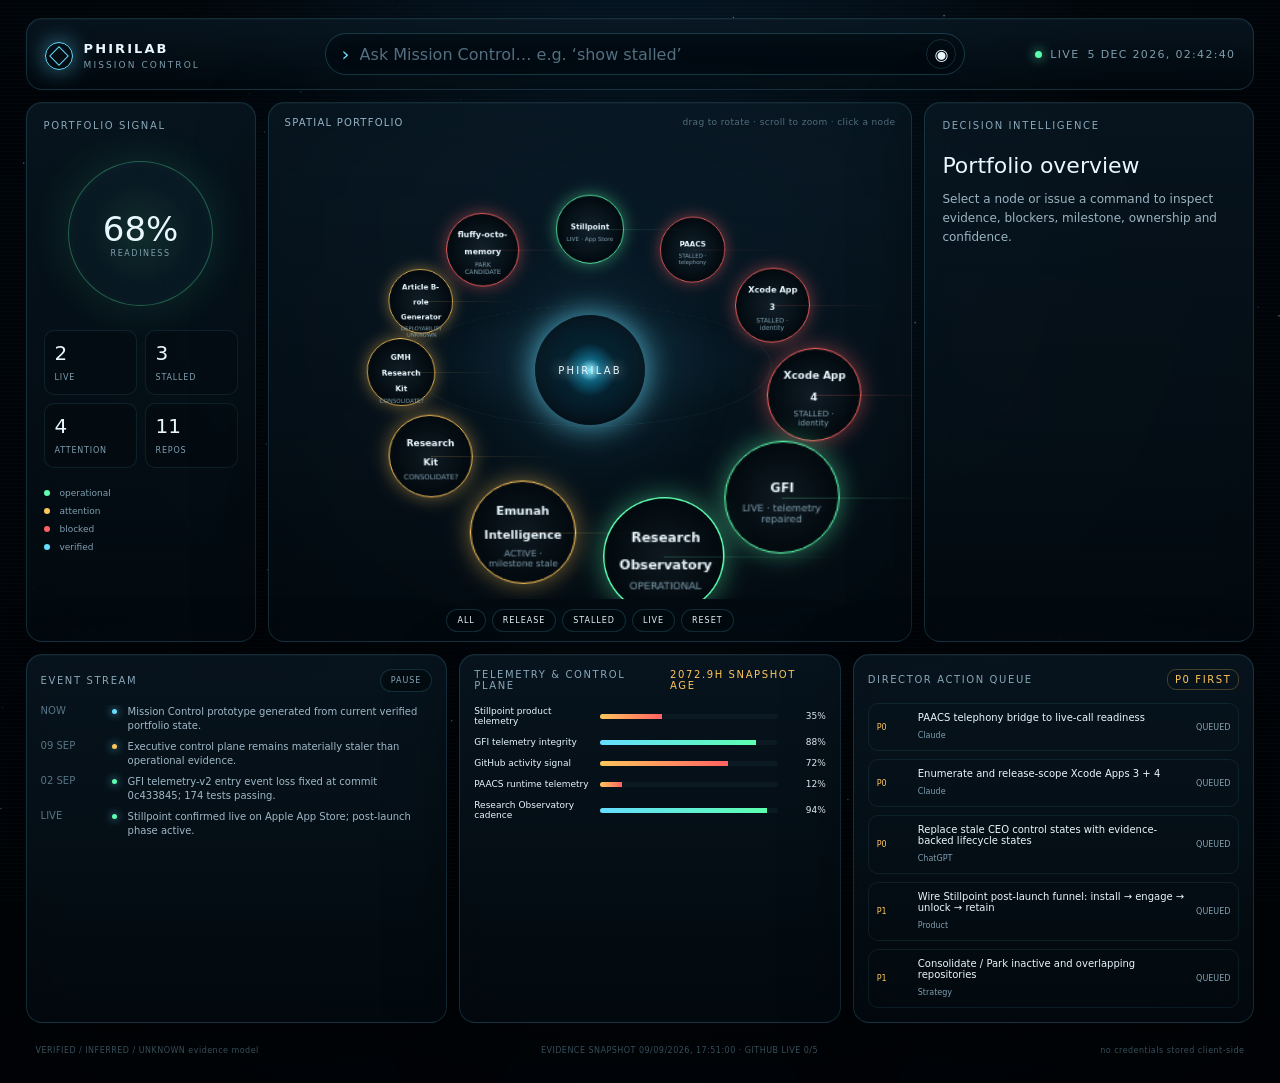
<file: mission-control/index.html>
<!doctype html>
<html lang="en">
<head>
  <meta charset="utf-8" />
  <meta name="viewport" content="width=device-width,initial-scale=1" />
  <meta name="theme-color" content="#02070c" />
  <title>PhiriLab Mission Control</title>
  <link rel="stylesheet" href="./styles.css" />
</head>
<body>
  <canvas id="space" aria-hidden="true"></canvas>
  <div class="scanlines" aria-hidden="true"></div>
  <main class="shell" id="app">
    <header class="topbar glass">
      <div class="brand">
        <span class="brand-mark" aria-hidden="true"></span>
        <div><strong>PHIRILAB</strong><span>MISSION CONTROL</span></div>
      </div>
      <div class="command" role="search">
        <span class="prompt">›</span>
        <input id="commandInput" autocomplete="off" placeholder="Ask Mission Control… e.g. ‘show stalled’" aria-label="Mission Control command" />
        <button id="voiceBtn" class="icon-btn" aria-label="Voice command" title="Voice command">◉</button>
      </div>
      <div class="statusline">
        <span id="livePulse" class="live-dot"></span><span id="liveState">LIVE</span>
        <time id="clock"></time>
      </div>
    </header>

    <section class="overview-grid">
      <aside class="rail glass" aria-label="Portfolio health">
        <div class="kicker">PORTFOLIO SIGNAL</div>
        <div class="health-orb"><div id="healthScore">—</div><span>READINESS</span></div>
        <div class="metric-grid" id="metrics"></div>
        <div class="legend">
          <span><i class="sig green"></i> operational</span>
          <span><i class="sig amber"></i> attention</span>
          <span><i class="sig red"></i> blocked</span>
          <span><i class="sig cyan"></i> verified</span>
        </div>
      </aside>

      <section class="viewport glass" aria-label="3D portfolio map">
        <div class="hud-title"><span>SPATIAL PORTFOLIO</span><small>drag to rotate · scroll to zoom · click a node</small></div>
        <div id="scene" class="scene" tabindex="0" aria-label="Interactive spatial portfolio">
          <div class="scene-core"><div class="core-label">PHIRILAB</div></div>
          <div id="orbitLayer" class="orbit-layer"></div>
        </div>
        <div class="scene-controls">
          <button data-view="all">ALL</button>
          <button data-view="release">RELEASE</button>
          <button data-view="stalled">STALLED</button>
          <button data-view="live">LIVE</button>
          <button id="resetView">RESET</button>
        </div>
      </section>

      <aside class="intel glass" aria-live="polite">
        <div class="kicker">DECISION INTELLIGENCE</div>
        <div id="intelPanel" class="intel-panel">
          <h2>Portfolio overview</h2>
          <p>Select a node or issue a command to inspect evidence, blockers, milestone, ownership and confidence.</p>
        </div>
      </aside>
    </section>

    <section class="lower-grid">
      <section class="glass timeline-panel">
        <div class="section-head"><span>EVENT STREAM</span><button id="pauseEvents">PAUSE</button></div>
        <div id="eventStream" class="event-stream"></div>
      </section>
      <section class="glass telemetry-panel">
        <div class="section-head"><span>TELEMETRY & CONTROL PLANE</span><span id="dataAge" class="age"></span></div>
        <div id="telemetryBars" class="telemetry-bars"></div>
      </section>
      <section class="glass action-panel">
        <div class="section-head"><span>DIRECTOR ACTION QUEUE</span><span class="badge">P0 FIRST</span></div>
        <div id="actionQueue" class="action-queue"></div>
      </section>
    </section>

    <footer>
      <span>VERIFIED / INFERRED / UNKNOWN evidence model</span>
      <span id="sourceStatus">Loading evidence…</span>
      <span>no credentials stored client-side</span>
    </footer>
  </main>
  <script src="./app.js" defer></script>
</body>
</html>
</file>
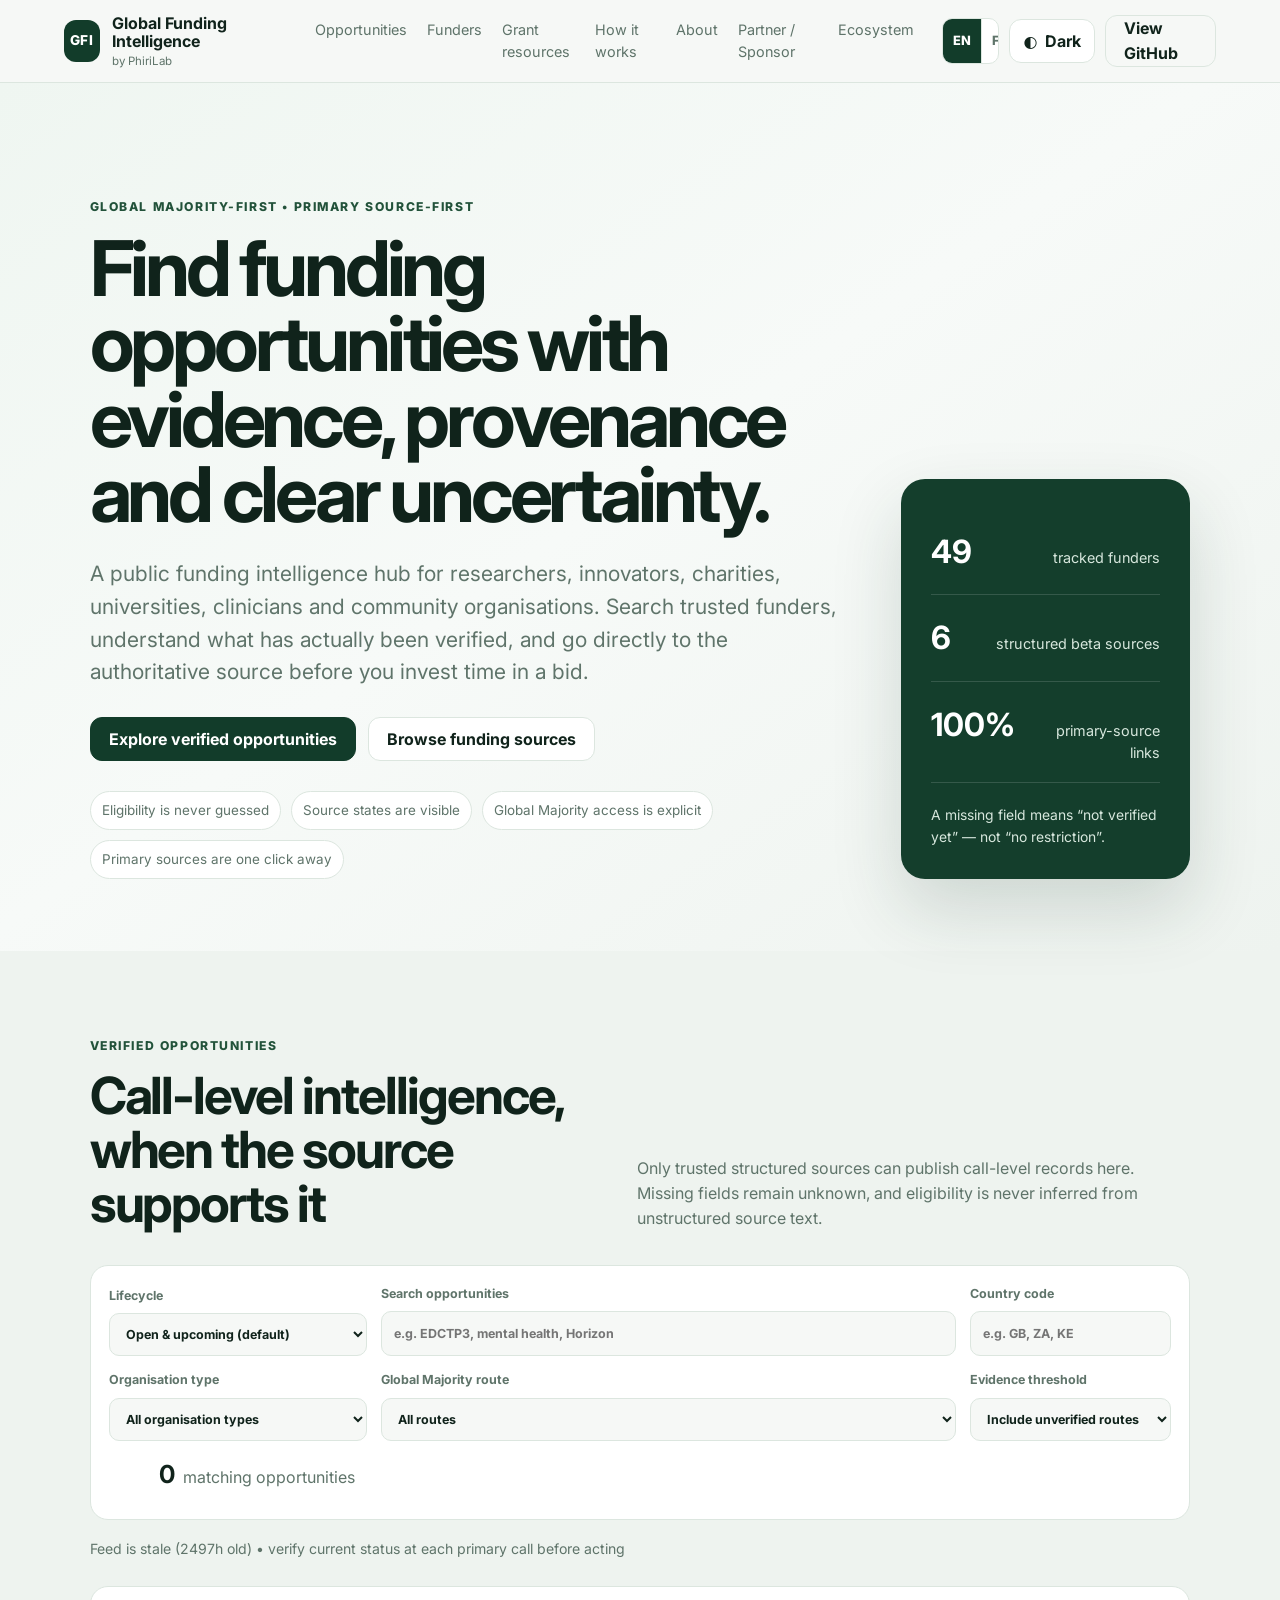
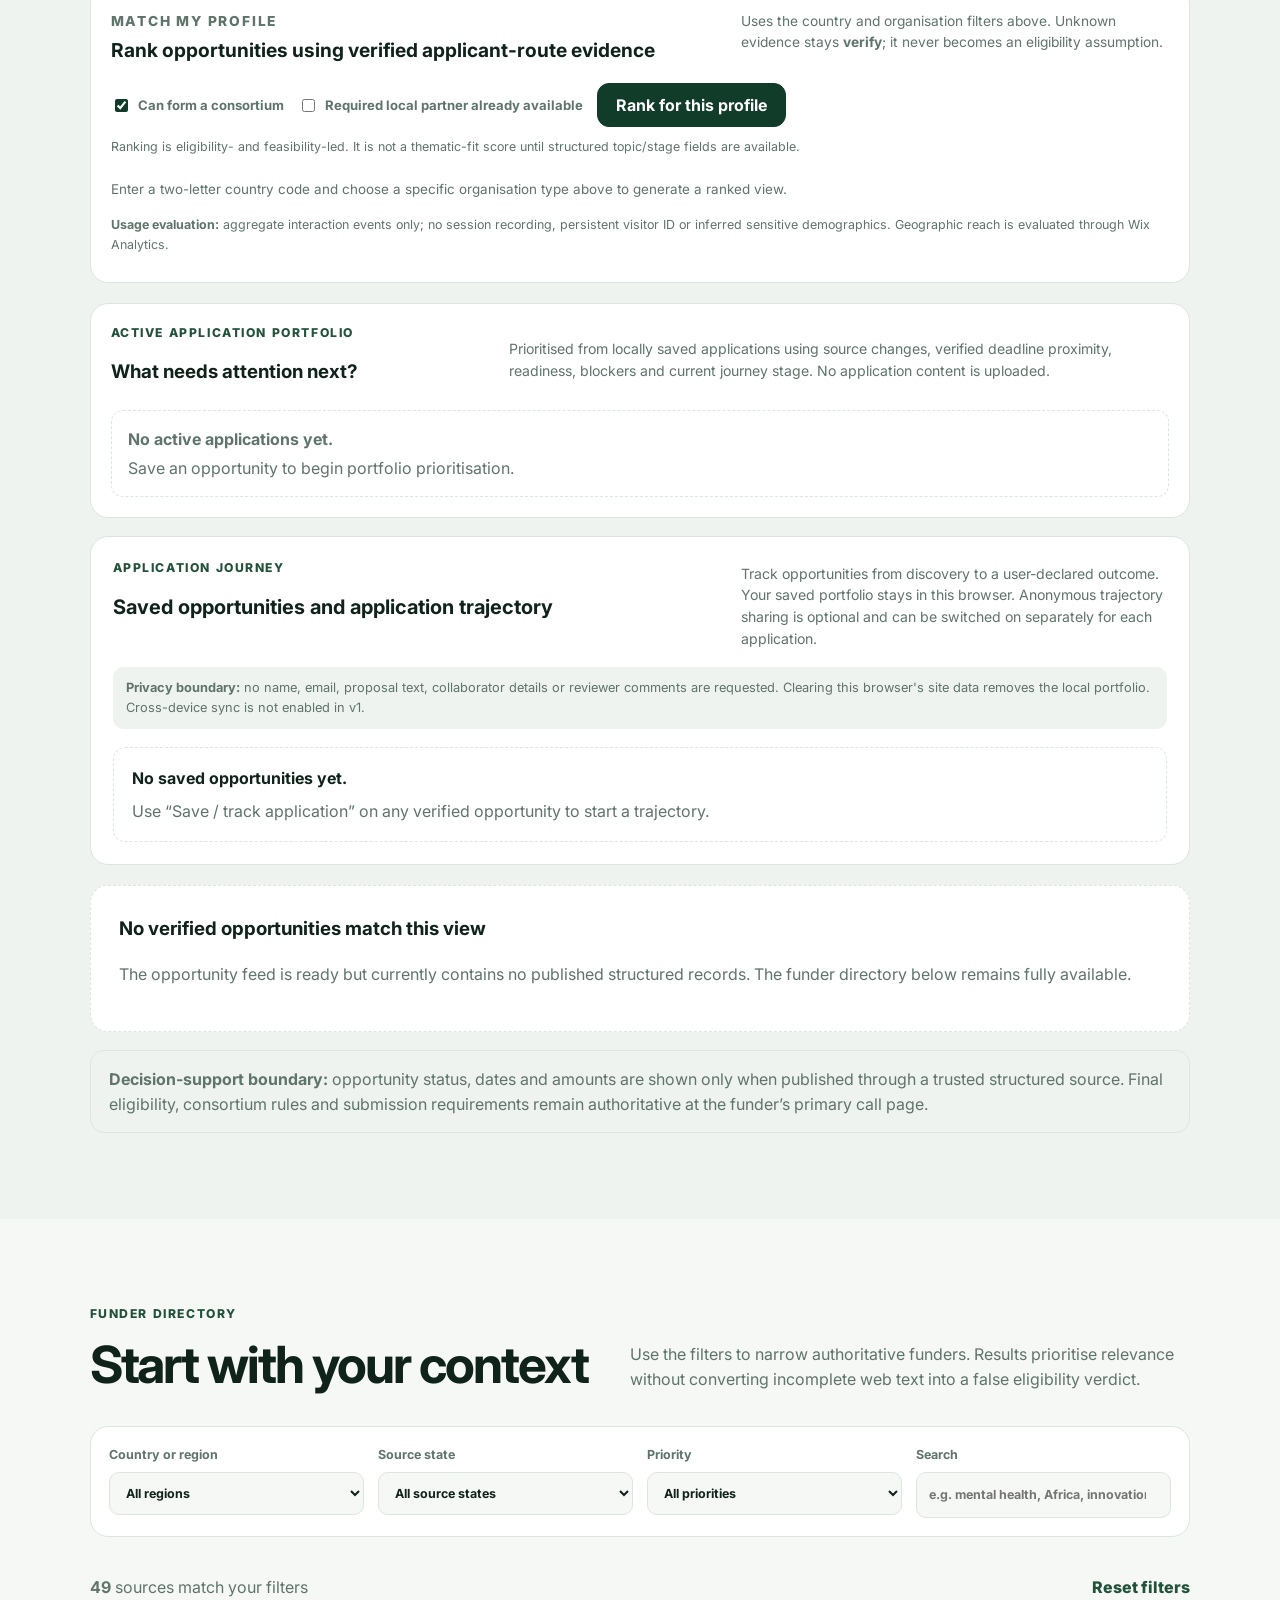
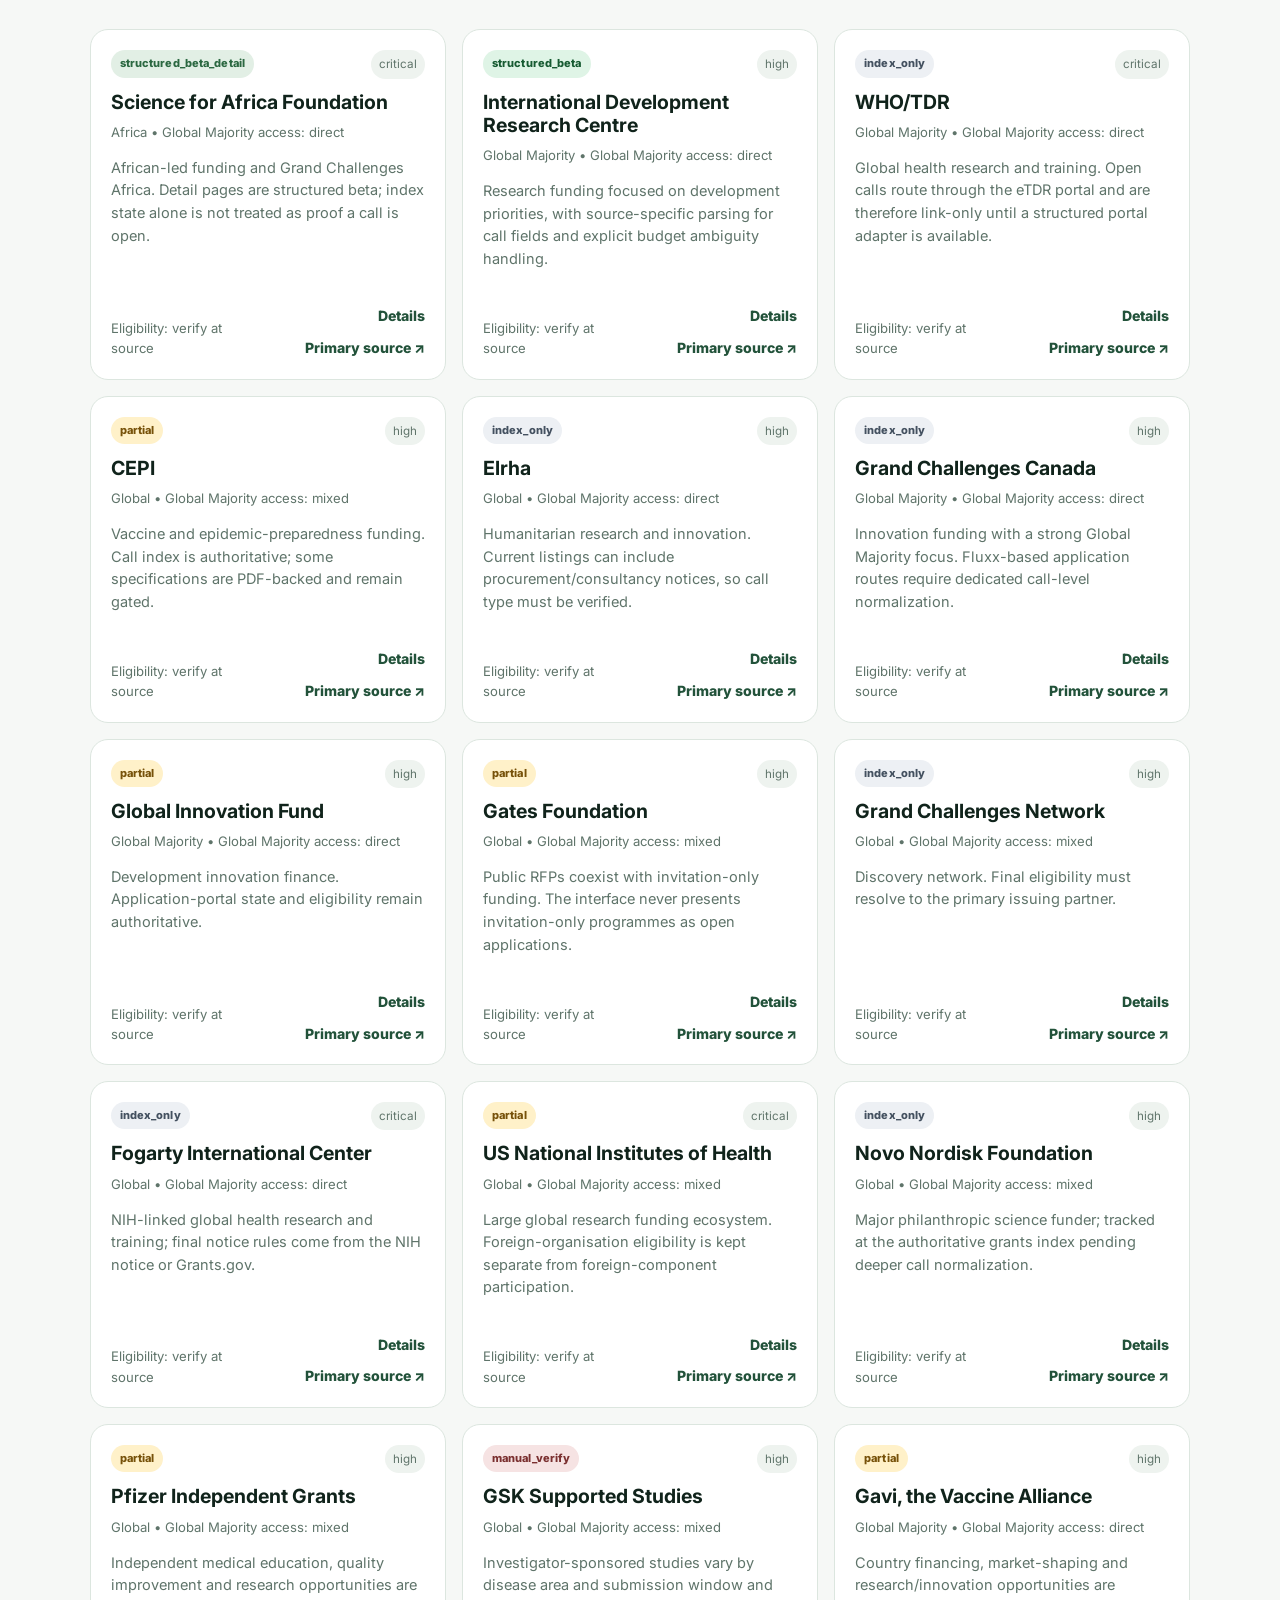
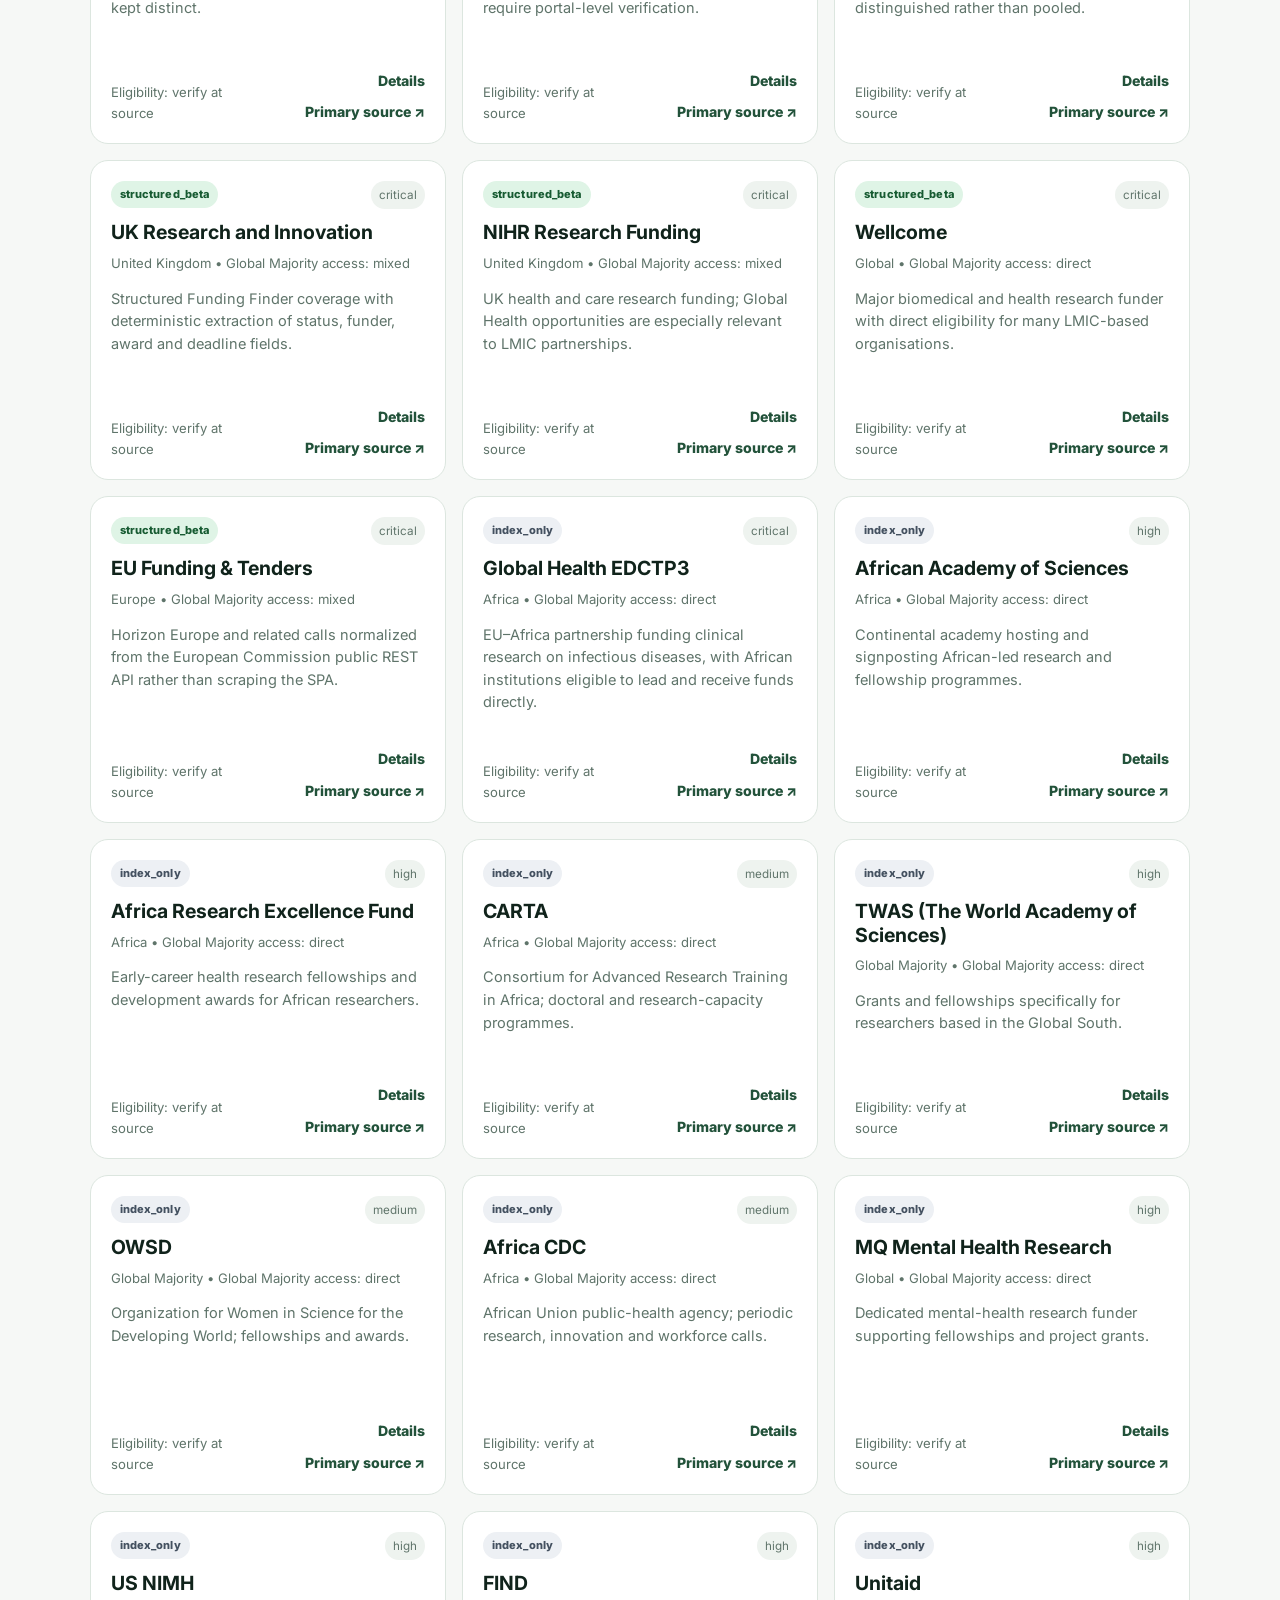
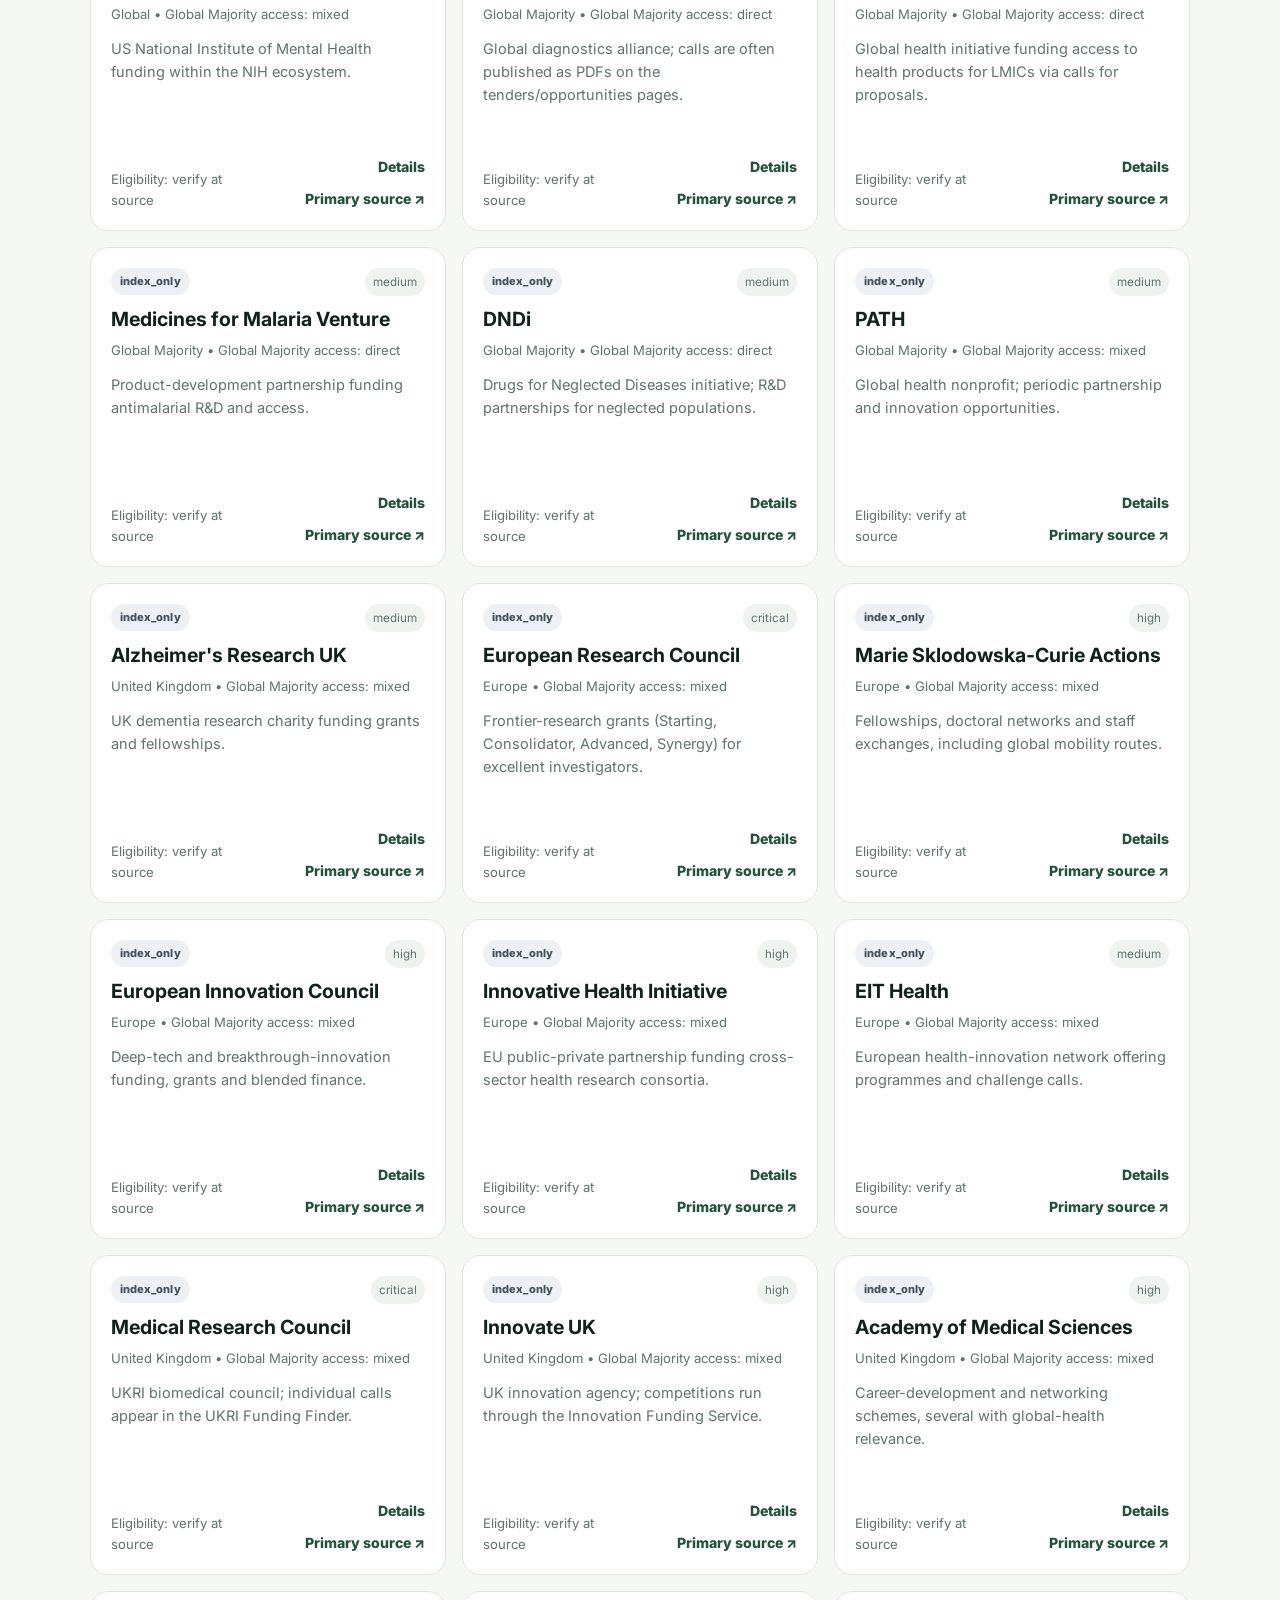
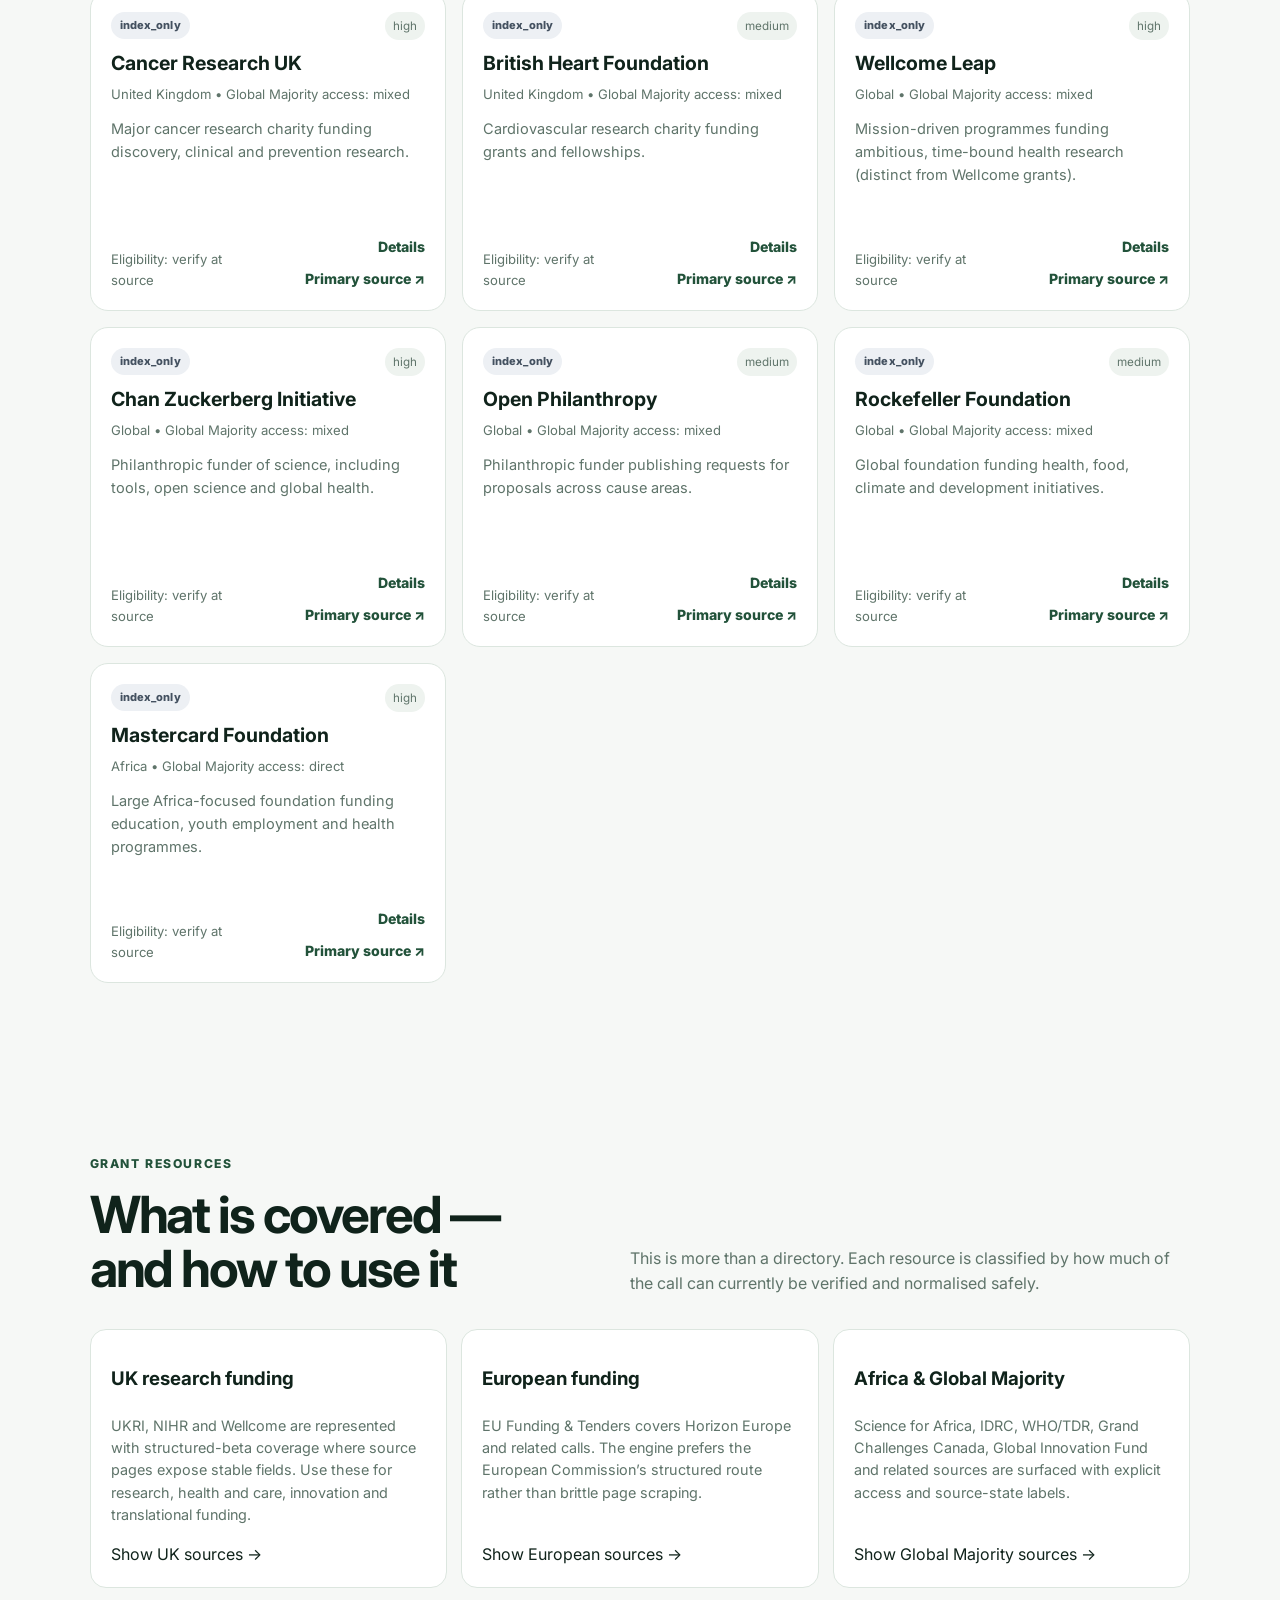
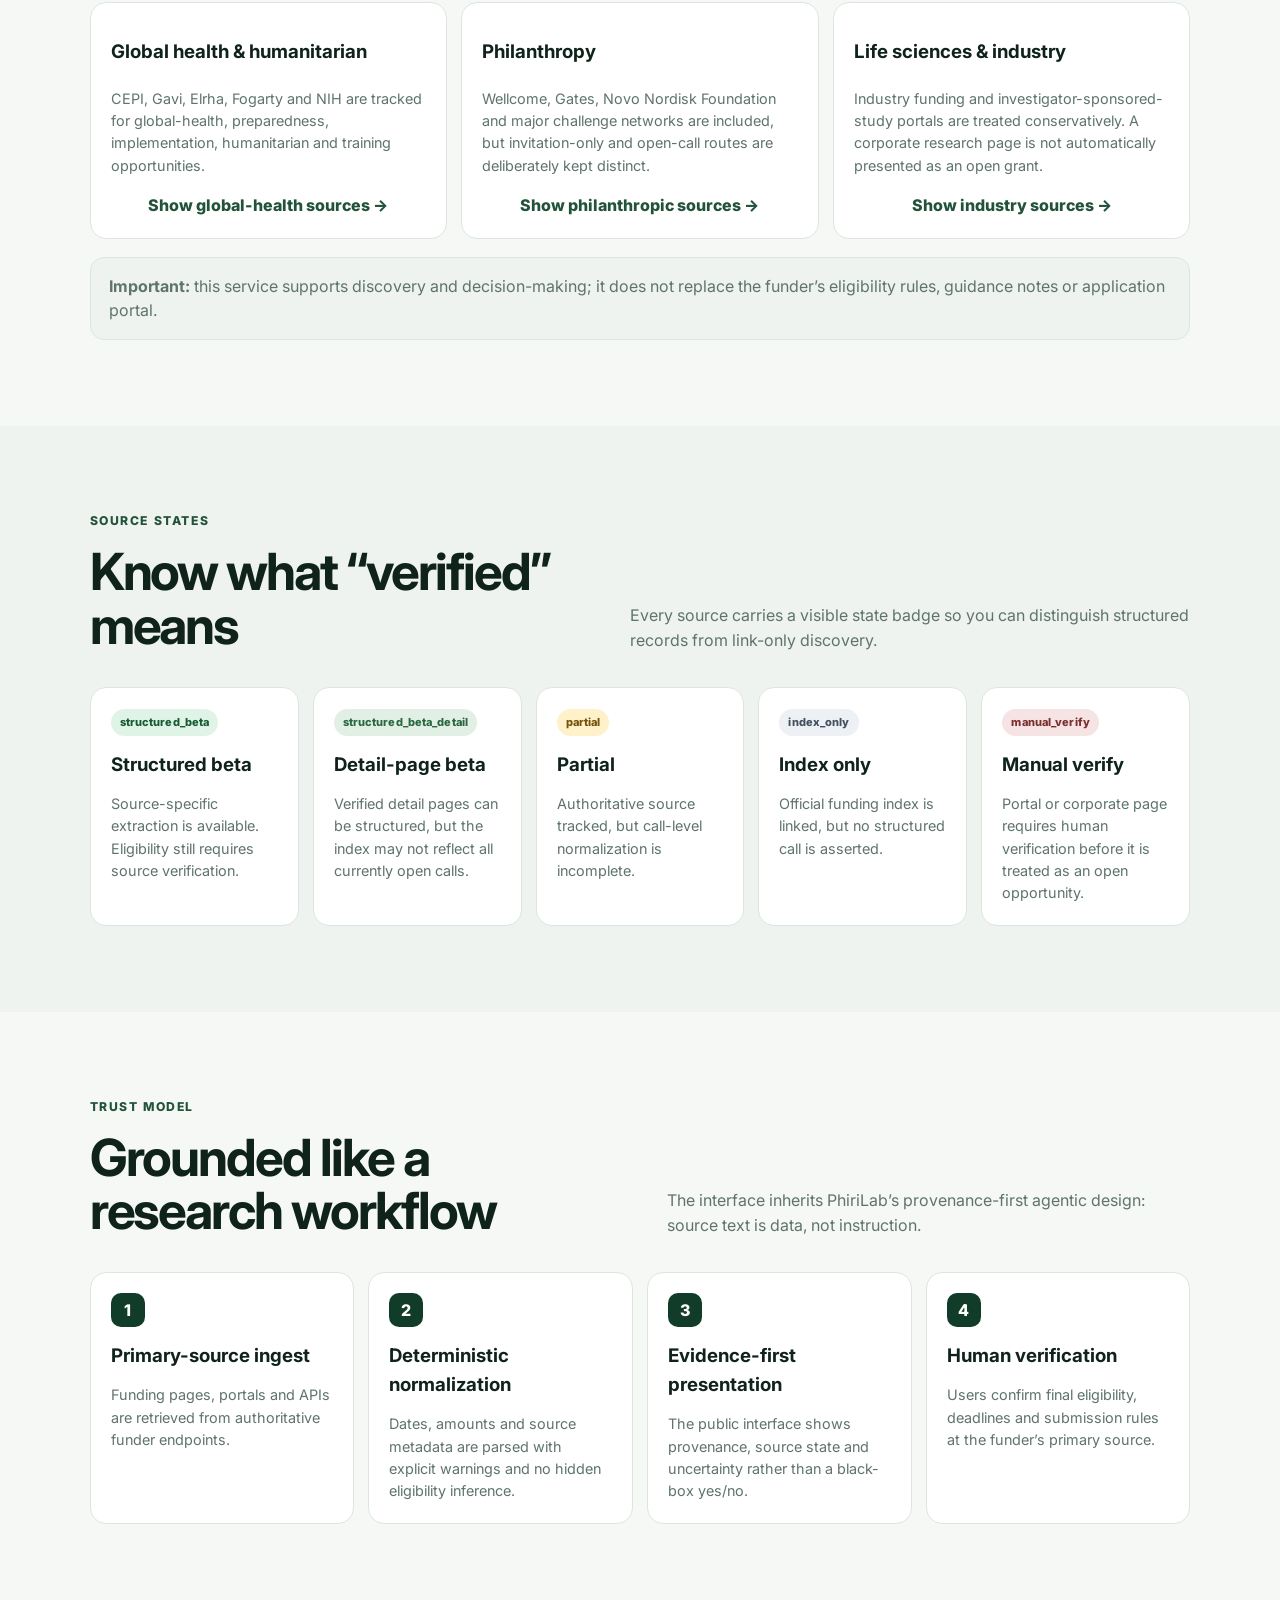
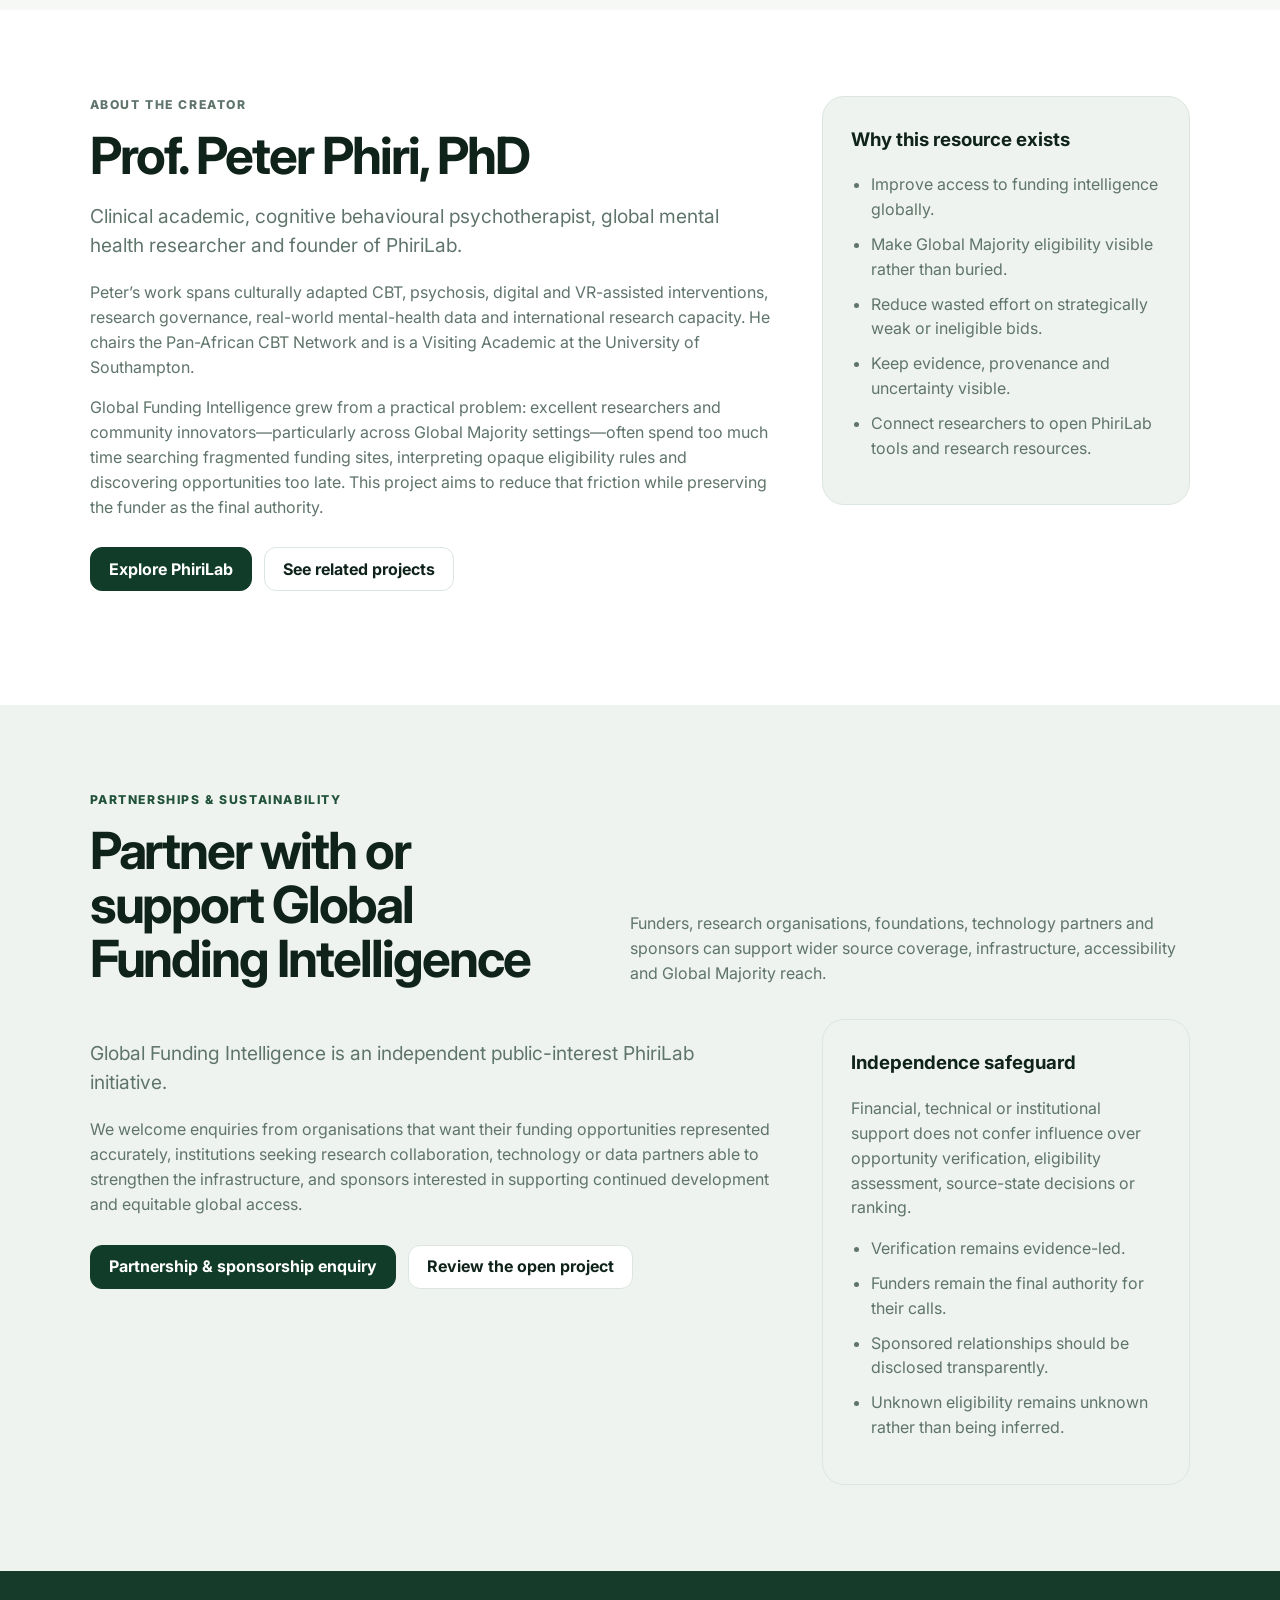
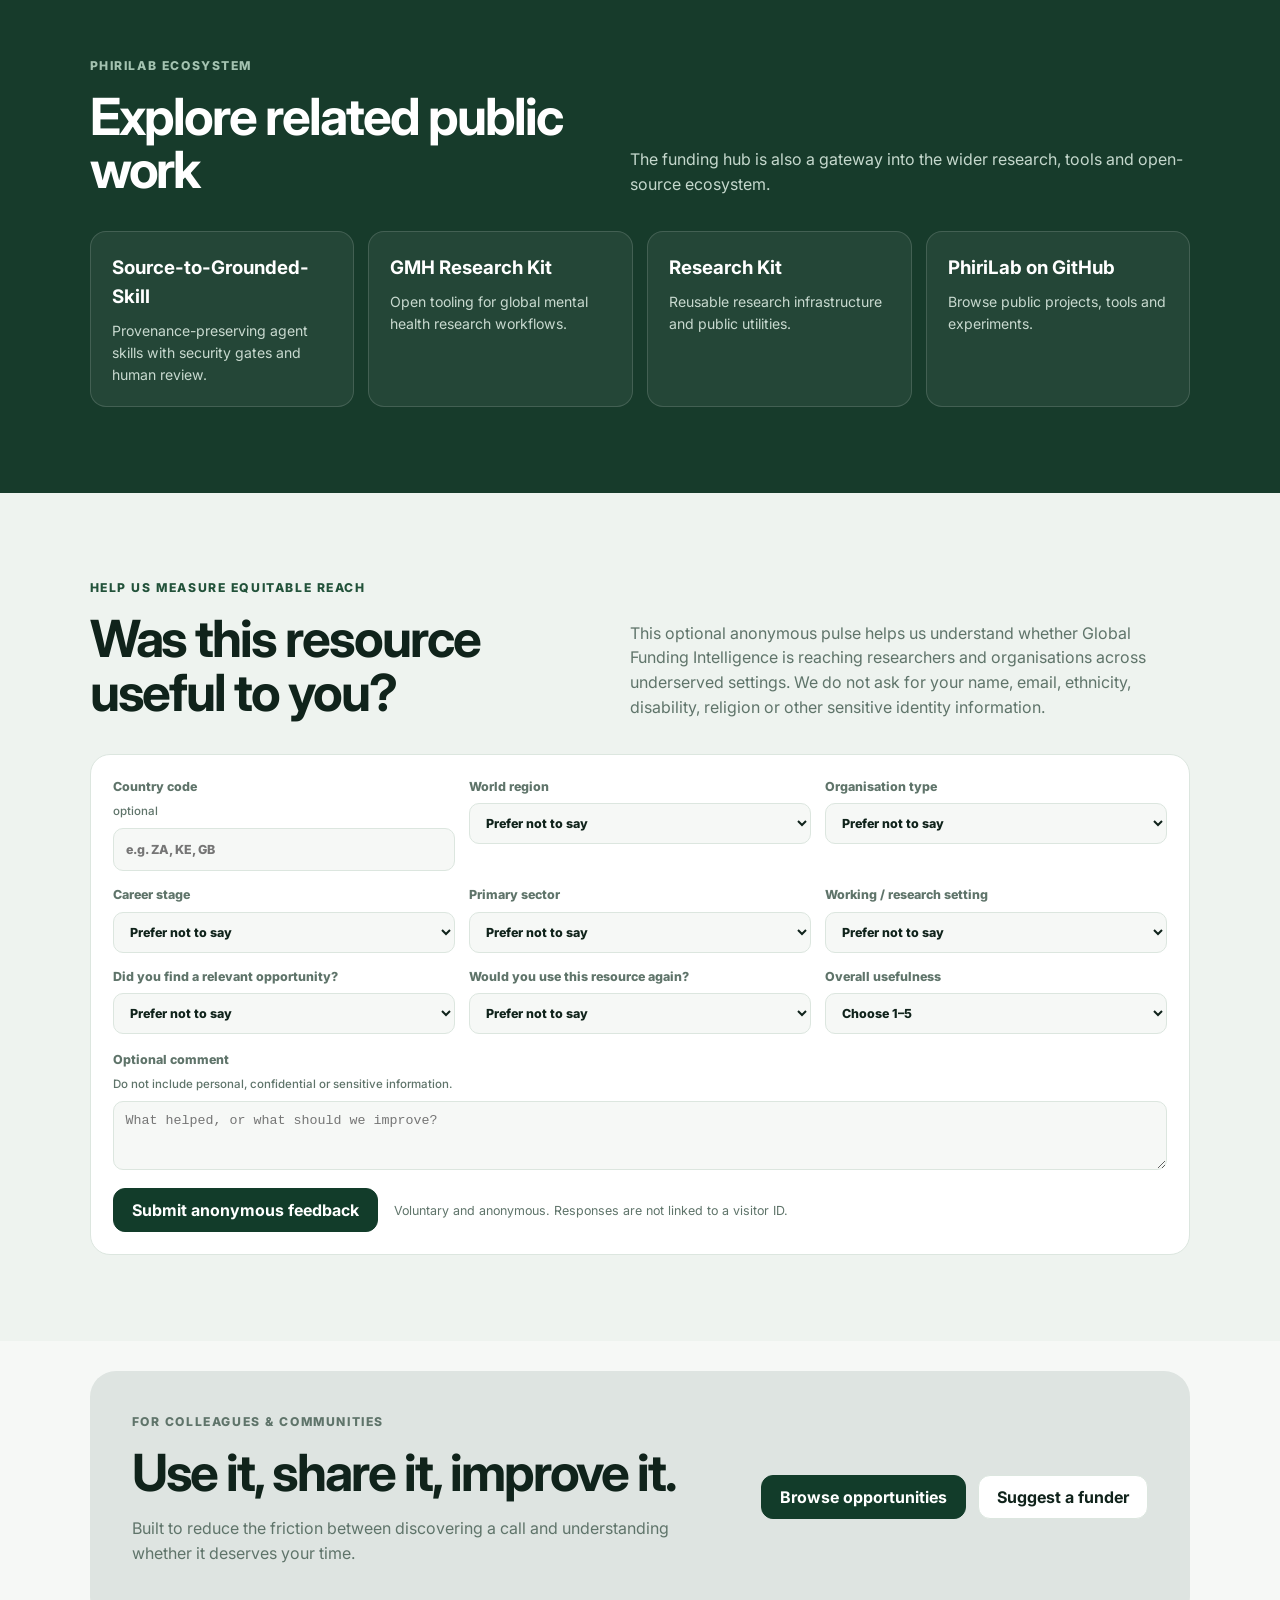
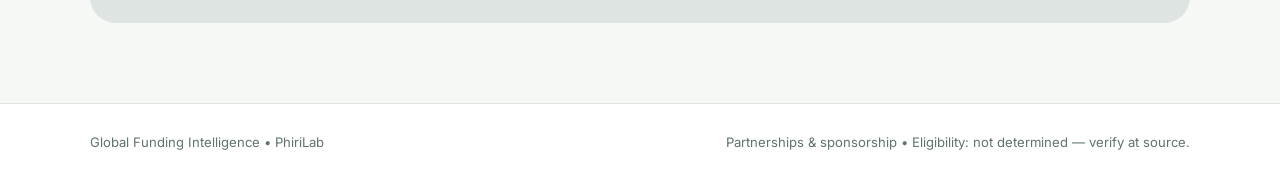
<file: web/index.html>
<!doctype html>
<html lang="en">
<head>
  <meta charset="utf-8" />
  <meta name="viewport" content="width=device-width, initial-scale=1" />
  <meta name="color-scheme" content="light dark" />
  <title>Global Funding Intelligence | PhiriLab</title>
  <meta name="description" content="Primary-source-first funding intelligence for researchers, innovators and Global Majority institutions." />
  <link rel="preconnect" href="https://fonts.googleapis.com">
  <link rel="preconnect" href="https://fonts.gstatic.com" crossorigin>
  <link href="https://fonts.googleapis.com/css2?family=Inter:wght@400;500;600;700;800&display=swap" rel="stylesheet">
  <link rel="stylesheet" href="styles.css" />
</head>
<body>
  <header class="topbar">
    <a class="brand" href="#top" aria-label="Global Funding Intelligence home">
      <span class="brand-mark">GFI</span>
      <span><strong>Global Funding Intelligence</strong><small>by PhiriLab</small></span>
    </a>
    <nav aria-label="Primary navigation">
      <a href="#opportunities" data-i18n="nav_opportunities">Opportunities</a>
      <a href="#discover" data-i18n="nav_funders">Funders</a>
      <a href="#resources" data-i18n="nav_resources">Grant resources</a>
      <a href="#how" data-i18n="nav_how">How it works</a>
      <a href="#about" data-i18n="nav_about">About</a>
      <a href="#partnerships" data-i18n="nav_partner">Partner / Sponsor</a>
      <a href="#ecosystem" data-i18n="nav_ecosystem">Ecosystem</a>
    </nav>
    <div class="top-actions">
      <button id="themeToggle" class="icon-button" type="button" aria-label="Switch colour theme" aria-pressed="false"><span aria-hidden="true">◐</span><span class="theme-label">Dark</span></button>
      <a class="button ghost" href="https://github.com/PhiriLab/global-funding-intelligence" target="_blank" rel="noreferrer">View GitHub</a>
    </div>
  </header>

  <main id="top">
    <section class="hero">
      <div class="hero-copy">
        <p class="eyebrow" data-i18n="hero_eyebrow">GLOBAL MAJORITY-FIRST • PRIMARY SOURCE-FIRST</p>
        <h1 data-i18n="hero_h1">Find funding opportunities with evidence, provenance and clear uncertainty.</h1>
        <p class="lead" data-i18n="hero_lead">A public funding intelligence hub for researchers, innovators, charities, universities, clinicians and community organisations. Search trusted funders, understand what has actually been verified, and go directly to the authoritative source before you invest time in a bid.</p>
        <div class="hero-actions"><a class="button primary" href="#opportunities" data-i18n="hero_cta1">Explore verified opportunities</a><a class="button" href="#discover" data-i18n="hero_cta2">Browse funding sources</a></div>
        <div class="trust-strip" aria-label="Trust principles"><span data-i18n="trust_1">Eligibility is never guessed</span><span data-i18n="trust_2">Source states are visible</span><span data-i18n="trust_3">Global Majority access is explicit</span><span data-i18n="trust_4">Primary sources are one click away</span></div>
      </div>
      <aside class="hero-panel" aria-label="Coverage summary"><div class="metric"><strong id="sourceCount">0</strong><span data-i18n="panel_tracked">tracked funders</span></div><div class="metric"><strong id="structuredCount">0</strong><span data-i18n="panel_structured">structured beta sources</span></div><div class="metric"><strong>100%</strong><span data-i18n="panel_links">primary-source links</span></div><p class="panel-note" data-i18n="panel_note">A missing field means “not verified yet” — not “no restriction”.</p></aside>
    </section>

    <section id="opportunities" class="section opportunity-section">
      <div class="section-head"><div><p class="eyebrow" data-i18n="opp_eyebrow">VERIFIED OPPORTUNITIES</p><h2 data-i18n="opp_h2">Call-level intelligence, when the source supports it</h2></div><p data-i18n="opp_intro">Only trusted structured sources can publish call-level records here. Missing fields remain unknown, and eligibility is never inferred from unstructured source text.</p></div>
      <div class="opportunity-toolbar" role="search" aria-label="Opportunity filters"><label>Lifecycle<select id="opportunityLifecycleFilter"><option value="actionable">Open &amp; upcoming (default)</option><option value="all">All lifecycle states (incl. closed)</option><option value="closing_soon">Closing soon</option><option value="open">Open</option><option value="rolling">Rolling</option><option value="upcoming">Upcoming</option><option value="unknown">Unknown</option><option value="closed">Closed</option></select></label><label>Search opportunities<input id="opportunitySearch" type="search" placeholder="e.g. EDCTP3, mental health, Horizon" autocomplete="off" /></label><div class="opportunity-summary" aria-live="polite"><strong id="opportunityCount">0</strong><span>matching opportunities</span><span id="opportunityHiddenNote" class="hidden-note"></span></div></div>
      <p id="opportunityFeedStatus" class="feed-status">Loading verified opportunity feed…</p><div id="opportunityCards" class="opportunity-grid" aria-live="polite" aria-busy="false"></div><div class="notice"><strong>Decision-support boundary:</strong> opportunity status, dates and amounts are shown only when published through a trusted structured source. Final eligibility, consortium rules and submission requirements remain authoritative at the funder’s primary call page.</div>
    </section>

    <section id="discover" class="section"><div class="section-head"><div><p class="eyebrow">FUNDER DIRECTORY</p><h2>Start with your context</h2></div><p>Use the filters to narrow authoritative funders. Results prioritise relevance without converting incomplete web text into a false eligibility verdict.</p></div><div class="filter-grid" role="search" aria-label="Funding source filters"><label>Country or region<select id="regionFilter"><option value="all">All regions</option><option value="Africa">Africa</option><option value="global_majority">Global Majority</option><option value="global">Global</option><option value="UK">United Kingdom</option><option value="Europe">Europe</option></select></label><label>Source state<select id="stateFilter"><option value="all">All source states</option><option value="structured_beta">Structured beta</option><option value="structured_beta_detail">Structured beta detail</option><option value="partial">Partial</option><option value="index_only">Index only</option><option value="manual_verify">Manual verify</option></select></label><label>Priority<select id="priorityFilter"><option value="all">All priorities</option><option value="critical">Critical</option><option value="high">High</option><option value="medium">Medium</option></select></label><label>Search<input id="searchInput" type="search" placeholder="e.g. mental health, Africa, innovation, CEPI" autocomplete="off" /></label></div><div class="results-toolbar"><p><strong id="resultCount">0</strong> sources match your filters</p><button id="resetFilters" class="text-button" type="button">Reset filters</button></div><div id="cards" class="card-grid" aria-live="polite"></div></section>

    <section id="resources" class="section resource-guide"><div class="section-head"><div><p class="eyebrow">GRANT RESOURCES</p><h2>What is covered — and how to use it</h2></div><p>This is more than a directory. Each resource is classified by how much of the call can currently be verified and normalised safely.</p></div><div class="resource-grid"><article><h3>UK research funding</h3><p>UKRI, NIHR and Wellcome are represented with structured-beta coverage where source pages expose stable fields. Use these for research, health and care, innovation and translational funding.</p><a href="#discover" data-filter-region="UK">Show UK sources →</a></article><article><h3>European funding</h3><p>EU Funding & Tenders covers Horizon Europe and related calls. The engine prefers the European Commission’s structured route rather than brittle page scraping.</p><a href="#discover" data-filter-region="Europe">Show European sources →</a></article><article><h3>Africa & Global Majority</h3><p>Science for Africa, IDRC, WHO/TDR, Grand Challenges Canada, Global Innovation Fund and related sources are surfaced with explicit access and source-state labels.</p><a href="#discover" data-filter-region="global_majority">Show Global Majority sources →</a></article><article><h3>Global health & humanitarian</h3><p>CEPI, Gavi, Elrha, Fogarty and NIH are tracked for global-health, preparedness, implementation, humanitarian and training opportunities.</p><button class="inline-action" type="button" data-search="global health">Show global-health sources →</button></article><article><h3>Philanthropy</h3><p>Wellcome, Gates, Novo Nordisk Foundation and major challenge networks are included, but invitation-only and open-call routes are deliberately kept distinct.</p><button class="inline-action" type="button" data-search="foundation">Show philanthropic sources →</button></article><article><h3>Life sciences & industry</h3><p>Industry funding and investigator-sponsored-study portals are treated conservatively. A corporate research page is not automatically presented as an open grant.</p><button class="inline-action" type="button" data-search="supported studies">Show industry sources →</button></article></div><div class="notice"><strong>Important:</strong> this service supports discovery and decision-making; it does not replace the funder’s eligibility rules, guidance notes or application portal.</div></section>

    <section id="sources" class="section muted"><div class="section-head"><div><p class="eyebrow">SOURCE STATES</p><h2>Know what “verified” means</h2></div><p>Every source carries a visible state badge so you can distinguish structured records from link-only discovery.</p></div><div class="state-grid"><article><span class="badge structured_beta">structured_beta</span><h3>Structured beta</h3><p>Source-specific extraction is available. Eligibility still requires source verification.</p></article><article><span class="badge structured_beta_detail">structured_beta_detail</span><h3>Detail-page beta</h3><p>Verified detail pages can be structured, but the index may not reflect all currently open calls.</p></article><article><span class="badge partial">partial</span><h3>Partial</h3><p>Authoritative source tracked, but call-level normalization is incomplete.</p></article><article><span class="badge index_only">index_only</span><h3>Index only</h3><p>Official funding index is linked, but no structured call is asserted.</p></article><article><span class="badge manual_verify">manual_verify</span><h3>Manual verify</h3><p>Portal or corporate page requires human verification before it is treated as an open opportunity.</p></article></div></section>

    <section id="how" class="section"><div class="section-head"><div><p class="eyebrow">TRUST MODEL</p><h2>Grounded like a research workflow</h2></div><p>The interface inherits PhiriLab’s provenance-first agentic design: source text is data, not instruction.</p></div><div class="steps"><article><span>1</span><h3>Primary-source ingest</h3><p>Funding pages, portals and APIs are retrieved from authoritative funder endpoints.</p></article><article><span>2</span><h3>Deterministic normalization</h3><p>Dates, amounts and source metadata are parsed with explicit warnings and no hidden eligibility inference.</p></article><article><span>3</span><h3>Evidence-first presentation</h3><p>The public interface shows provenance, source state and uncertainty rather than a black-box yes/no.</p></article><article><span>4</span><h3>Human verification</h3><p>Users confirm final eligibility, deadlines and submission rules at the funder’s primary source.</p></article></div></section>

    <section id="about" class="section about-section"><div class="about-layout"><div><p class="eyebrow">ABOUT THE CREATOR</p><h2>Prof. Peter Phiri, PhD</h2><p class="about-lead">Clinical academic, cognitive behavioural psychotherapist, global mental health researcher and founder of PhiriLab.</p><p>Peter’s work spans culturally adapted CBT, psychosis, digital and VR-assisted interventions, research governance, real-world mental-health data and international research capacity. He chairs the Pan-African CBT Network and is a Visiting Academic at the University of Southampton.</p><p>Global Funding Intelligence grew from a practical problem: excellent researchers and community innovators—particularly across Global Majority settings—often spend too much time searching fragmented funding sites, interpreting opaque eligibility rules and discovering opportunities too late. This project aims to reduce that friction while preserving the funder as the final authority.</p><div class="hero-actions"><a class="button primary" href="https://github.com/PhiriLab" target="_blank" rel="noreferrer">Explore PhiriLab</a><a class="button" href="#ecosystem">See related projects</a></div></div><aside class="about-card"><h3>Why this resource exists</h3><ul><li>Improve access to funding intelligence globally.</li><li>Make Global Majority eligibility visible rather than buried.</li><li>Reduce wasted effort on strategically weak or ineligible bids.</li><li>Keep evidence, provenance and uncertainty visible.</li><li>Connect researchers to open PhiriLab tools and research resources.</li></ul></aside></div></section>

    <section id="partnerships" class="section muted"><div class="section-head"><div><p class="eyebrow">PARTNERSHIPS & SUSTAINABILITY</p><h2>Partner with or support Global Funding Intelligence</h2></div><p>Funders, research organisations, foundations, technology partners and sponsors can support wider source coverage, infrastructure, accessibility and Global Majority reach.</p></div><div class="about-layout"><div><p class="about-lead">Global Funding Intelligence is an independent public-interest PhiriLab initiative.</p><p>We welcome enquiries from organisations that want their funding opportunities represented accurately, institutions seeking research collaboration, technology or data partners able to strengthen the infrastructure, and sponsors interested in supporting continued development and equitable global access.</p><div class="hero-actions"><a class="button primary" href="https://github.com/PhiriLab/global-funding-intelligence/issues/new?template=partnership-sponsorship.yml" target="_blank" rel="noreferrer">Partnership & sponsorship enquiry</a><a class="button" href="https://github.com/PhiriLab/global-funding-intelligence" target="_blank" rel="noreferrer">Review the open project</a></div></div><aside class="about-card"><h3>Independence safeguard</h3><p>Financial, technical or institutional support does not confer influence over opportunity verification, eligibility assessment, source-state decisions or ranking.</p><ul><li>Verification remains evidence-led.</li><li>Funders remain the final authority for their calls.</li><li>Sponsored relationships should be disclosed transparently.</li><li>Unknown eligibility remains unknown rather than being inferred.</li></ul></aside></div></section>

    <section id="ecosystem" class="section ecosystem"><div class="section-head"><div><p class="eyebrow">PHIRILAB ECOSYSTEM</p><h2>Explore related public work</h2></div><p>The funding hub is also a gateway into the wider research, tools and open-source ecosystem.</p></div><div class="ecosystem-grid"><a href="https://github.com/PhiriLab/Source-to-grounded-Skill" target="_blank" rel="noreferrer"><h3>Source-to-Grounded-Skill</h3><p>Provenance-preserving agent skills with security gates and human review.</p></a><a href="https://github.com/PhiriLab/gmh-research-kit" target="_blank" rel="noreferrer"><h3>GMH Research Kit</h3><p>Open tooling for global mental health research workflows.</p></a><a href="https://github.com/PhiriLab/research-kit" target="_blank" rel="noreferrer"><h3>Research Kit</h3><p>Reusable research infrastructure and public utilities.</p></a><a href="https://github.com/PhiriLab" target="_blank" rel="noreferrer"><h3>PhiriLab on GitHub</h3><p>Browse public projects, tools and experiments.</p></a></div></section>

    <section class="cta"><div><p class="eyebrow">FOR COLLEAGUES & COMMUNITIES</p><h2>Use it, share it, improve it.</h2><p>Built to reduce the friction between discovering a call and understanding whether it deserves your time.</p></div><div class="hero-actions"><a class="button primary" href="#opportunities">Browse opportunities</a><a class="button" href="https://github.com/PhiriLab/global-funding-intelligence/issues/new" target="_blank" rel="noreferrer">Suggest a funder</a></div></section>
  </main>
  <dialog id="resourceDialog" class="resource-dialog" aria-labelledby="dialogTitle"><form method="dialog"><button class="dialog-close" aria-label="Close resource details">×</button></form><div id="dialogContent"></div></dialog>
  <footer><span>Global Funding Intelligence • PhiriLab</span><span><a href="#partnerships" data-i18n="footer_partnerships">Partnerships & sponsorship</a> • <span data-i18n="footer_eligibility">Eligibility: not determined — verify at source.</span></span></footer>
  <script src="i18n.js"></script>
  <script src="app.js"></script>
  <script src="telemetry-v2.js"></script>
  <script src="opportunities.js"></script>
  <script src="impact-pulse.js"></script>
  <script src="application-journey.js"></script>
  <script src="application-readiness.js"></script>
  <script src="portfolio-intelligence.js"></script>
</body>
</html>
</file>
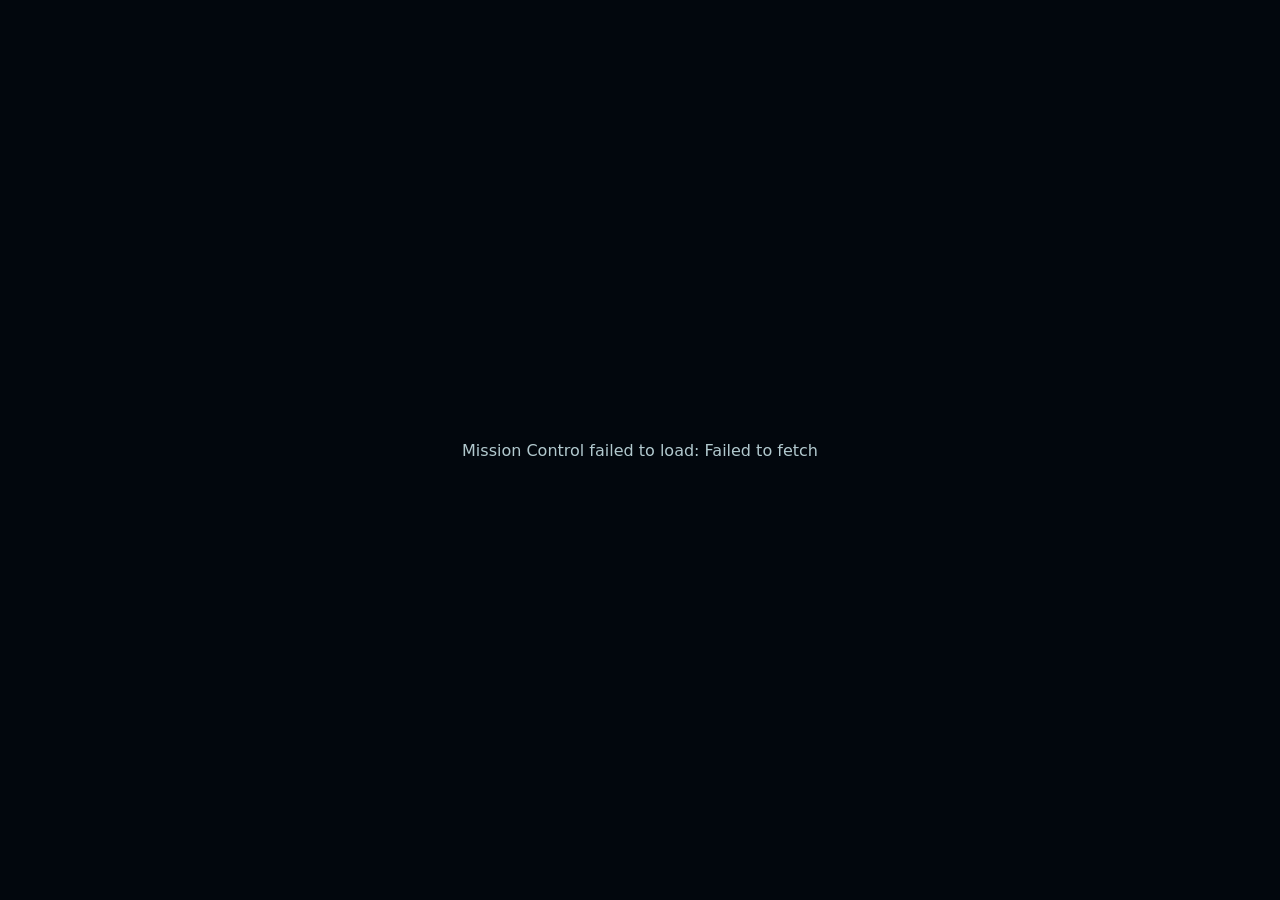
<file: web/mission-control/index.html>
<!doctype html><html><head><meta charset="utf-8"><meta name="viewport" content="width=device-width,initial-scale=1"><title>PhiriLab JARVIS</title><style>html,body{margin:0;height:100%;background:#02070d;color:#defaff;font-family:-apple-system,BlinkMacSystemFont,system-ui,sans-serif;display:grid;place-items:center}#s{opacity:.8}</style></head><body><div id="s">Launching PhiriLab JARVIS…</div><script>fetch('https://raw.githubusercontent.com/PhiriLab/global-funding-intelligence/main/mission-control/live.html',{cache:'no-store'}).then(r=>{if(!r.ok)throw new Error('HTTP '+r.status);return r.text()}).then(html=>{document.open();document.write(html);document.close()}).catch(e=>{document.getElementById('s').textContent='Mission Control failed to load: '+e.message})</script></body></html>
</file>
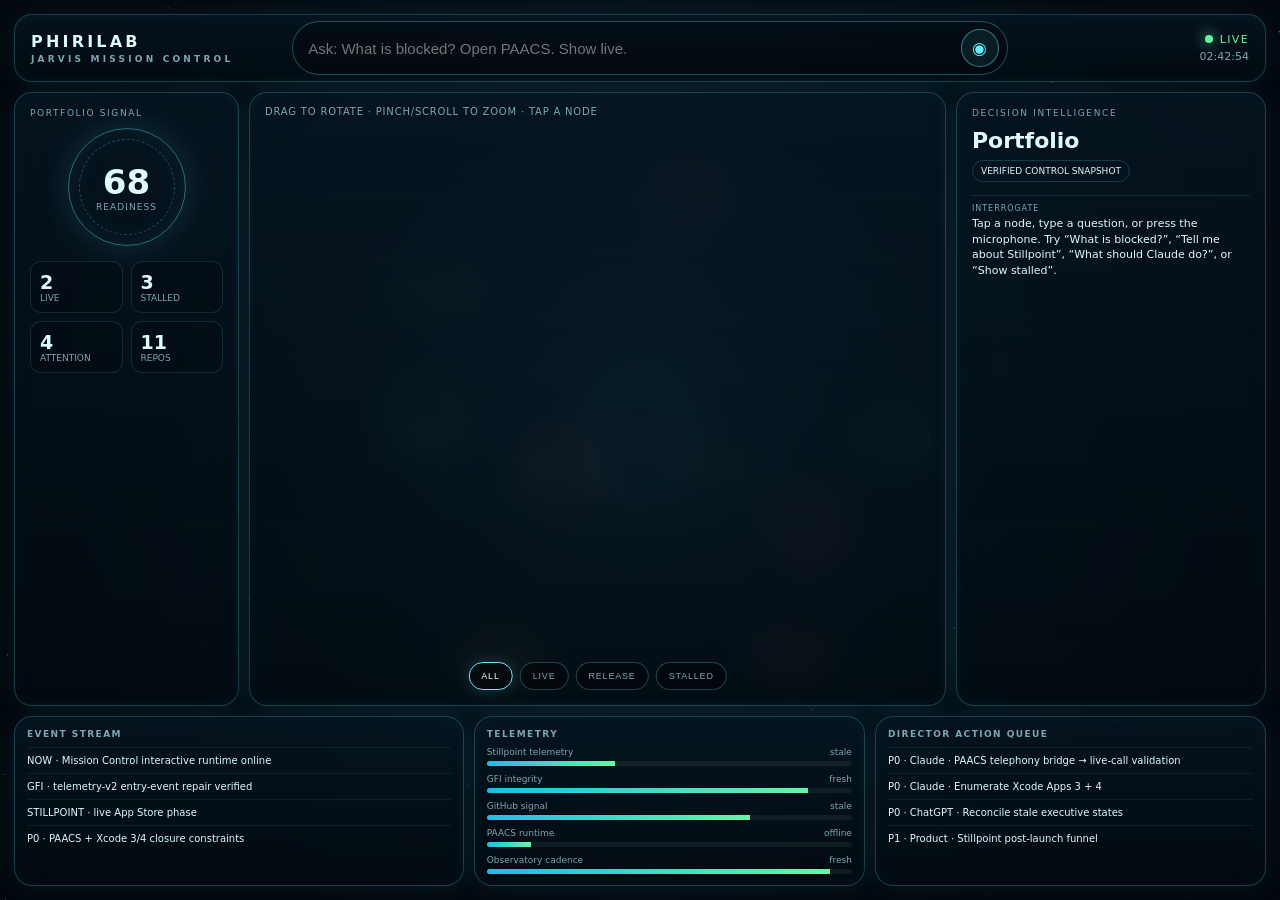
<file: mission-control/live.html>
<!doctype html><html><head><meta charset="utf-8"><meta name="viewport" content="width=device-width,initial-scale=1,viewport-fit=cover"><title>PhiriLab JARVIS</title><style>:root{--c:#68eaff;--g:#67f5a5;--a:#ffd166;--r:#ff6380;--m:#7ea6b2}*{box-sizing:border-box}html,body{margin:0;height:100%;background:#02070d;color:#defaff;font-family:-apple-system,BlinkMacSystemFont,Inter,system-ui,sans-serif;overflow:hidden}body{background:radial-gradient(circle at 50% 42%,#0a2a3b 0,#04121b 35%,#02070d 75%)}#bg,#globe{position:fixed;inset:0;width:100%;height:100%;touch-action:none}.hud{position:fixed;inset:0;pointer-events:none;padding:14px;display:grid;grid-template-rows:auto 1fr auto;gap:10px}.glass{background:linear-gradient(180deg,rgba(6,22,34,.78),rgba(3,12,18,.62));border:1px solid rgba(104,234,255,.22);box-shadow:0 0 28px rgba(104,234,255,.08),inset 0 0 20px rgba(104,234,255,.03);backdrop-filter:blur(16px);border-radius:18px}.top{height:68px;display:grid;grid-template-columns:230px 1fr 210px;align-items:center;padding:0 16px;pointer-events:auto}.brand{letter-spacing:.2em;font-weight:800}.brand small{display:block;color:var(--m);font-size:9px;margin-top:3px}.cmd{max-width:760px;margin:auto;width:92%;display:flex;align-items:center;border:1px solid rgba(104,234,255,.3);background:rgba(0,0,0,.25);border-radius:999px;padding:7px 8px 7px 13px}.cmd input{flex:1;border:0;outline:0;background:transparent;color:#e8fcff;font-size:15px}.cmd button{width:38px;height:38px;border-radius:50%;border:1px solid rgba(104,234,255,.45);background:rgba(104,234,255,.08);color:var(--c);font-size:17px}.live{text-align:right;font-size:11px;color:var(--g);letter-spacing:.12em}.pulse{display:inline-block;width:8px;height:8px;border-radius:50%;background:var(--g);box-shadow:0 0 14px var(--g);margin-right:7px;animation:p 1.5s infinite}.time{display:block;color:var(--m);margin-top:4px;font-size:11px;letter-spacing:0}.mid{display:grid;grid-template-columns:225px 1fr 310px;gap:10px;min-height:0}.left,.right{padding:15px;pointer-events:auto;overflow:auto}.k{font-size:9px;letter-spacing:.18em;color:var(--m);margin-bottom:10px}.score{width:118px;height:118px;border-radius:50%;border:1px solid rgba(104,234,255,.42);margin:4px auto 15px;display:grid;place-items:center;text-align:center;box-shadow:0 0 35px rgba(104,234,255,.14),inset 0 0 30px rgba(104,234,255,.07);position:relative}.score:after{content:'';position:absolute;inset:10px;border-radius:50%;border:1px dashed rgba(104,234,255,.25);animation:s 12s linear infinite}.score b{font-size:34px}.score small{display:block;font-size:9px;color:var(--m);letter-spacing:.12em}.cards{display:grid;grid-template-columns:1fr 1fr;gap:8px}.card{padding:9px;border:1px solid rgba(104,234,255,.12);border-radius:11px;background:rgba(0,0,0,.16)}.card b{font-size:19px}.card small{display:block;color:var(--m);font-size:9px}.centre{position:relative;pointer-events:auto}.hint{position:absolute;left:15px;top:13px;color:var(--m);font-size:10px;letter-spacing:.08em}.filters{position:absolute;left:50%;bottom:15px;transform:translateX(-50%);display:flex;gap:7px}.filters button{border:1px solid rgba(104,234,255,.26);background:rgba(0,0,0,.4);color:var(--m);border-radius:999px;padding:8px 12px;font-size:9px;letter-spacing:.09em}.filters button.on{color:#fff;border-color:var(--c);box-shadow:0 0 15px rgba(104,234,255,.18)}.right h2{font-size:22px;margin:0 0 6px}.pill{display:inline-flex;gap:6px;align-items:center;border:1px solid rgba(104,234,255,.18);border-radius:999px;padding:5px 8px;font-size:9px;margin-bottom:13px}.line{border-top:1px solid rgba(104,234,255,.12);padding:8px 0}.line label{display:block;font-size:8px;letter-spacing:.12em;color:var(--m);margin-bottom:3px}.line p{margin:0;font-size:11px;line-height:1.42}.bottom{height:170px;display:grid;grid-template-columns:1.15fr 1fr 1fr;gap:10px}.panel{padding:12px;overflow:auto;pointer-events:auto}.panel h3{margin:0 0 8px;font-size:9px;letter-spacing:.16em;color:var(--m)}.evt,.act{font-size:10px;padding:7px 0;border-top:1px solid rgba(104,234,255,.08)}.barrow{margin:8px 0}.barrow small{display:flex;justify-content:space-between;color:var(--m);font-size:9px}.bar{height:5px;background:rgba(255,255,255,.06);border-radius:9px;overflow:hidden;margin-top:4px}.bar i{display:block;height:100%;background:linear-gradient(90deg,#1ebde8,#67f5a5)}#reply{position:fixed;left:50%;bottom:196px;transform:translateX(-50%);max-width:min(780px,86%);padding:10px 14px;border-radius:12px;background:rgba(2,8,13,.88);border:1px solid rgba(104,234,255,.3);font-size:12px;line-height:1.45;opacity:0;transition:.2s;pointer-events:none}#reply.show{opacity:1}.listening .cmd{box-shadow:0 0 24px rgba(255,99,128,.3);border-color:var(--r)}@keyframes p{50%{opacity:.3}}@keyframes s{to{transform:rotate(360deg)}}@media(max-width:900px){.top{grid-template-columns:155px 1fr 95px}.brand small{display:none}.mid{grid-template-columns:0 1fr 250px}.left{display:none}.bottom{grid-template-columns:1fr 1fr}.bottom .panel:first-child{display:none}}@media(max-width:650px){.hud{padding:7px}.top{height:60px;grid-template-columns:100px 1fr 0}.live{display:none}.brand{font-size:11px}.cmd{width:100%}.mid{grid-template-columns:1fr}.right{position:absolute;right:8px;top:75px;width:min(290px,82vw);max-height:42vh}.bottom{height:150px;grid-template-columns:1fr}.bottom .panel:nth-child(2){display:none}#reply{bottom:164px}.filters{bottom:8px}.filters button{padding:7px 9px}}</style></head><body><canvas id="bg"></canvas><canvas id="globe"></canvas><div class="hud"><header class="top glass"><div class="brand">PHIRILAB<small>JARVIS MISSION CONTROL</small></div><div class="cmd"><input id="q" placeholder="Ask: What is blocked? Open PAACS. Show live."><button id="mic">◉</button></div><div class="live"><span class="pulse"></span>LIVE<span class="time" id="clock"></span></div></header><main class="mid"><aside class="left glass"><div class="k">PORTFOLIO SIGNAL</div><div class="score"><div><b>68</b><small>READINESS</small></div></div><div class="cards"><div class="card"><b>2</b><small>LIVE</small></div><div class="card"><b>3</b><small>STALLED</small></div><div class="card"><b>4</b><small>ATTENTION</small></div><div class="card"><b>11</b><small>REPOS</small></div></div></aside><section class="centre glass"><div class="hint">DRAG TO ROTATE · PINCH/SCROLL TO ZOOM · TAP A NODE</div><div class="filters"><button data-f="all" class="on">ALL</button><button data-f="live">LIVE</button><button data-f="release">RELEASE</button><button data-f="stalled">STALLED</button></div></section><aside class="right glass" id="intel"><div class="k">DECISION INTELLIGENCE</div><h2>Portfolio</h2><div class="pill">VERIFIED CONTROL SNAPSHOT</div><div class="line"><label>INTERROGATE</label><p>Tap a node, type a question, or press the microphone. Try “What is blocked?”, “Tell me about Stillpoint”, “What should Claude do?”, or “Show stalled”.</p></div></aside></main><section class="bottom"><div class="panel glass"><h3>EVENT STREAM</h3><div class="evt">NOW · Mission Control interactive runtime online</div><div class="evt">GFI · telemetry-v2 entry-event repair verified</div><div class="evt">STILLPOINT · live App Store phase</div><div class="evt">P0 · PAACS + Xcode 3/4 closure constraints</div></div><div class="panel glass"><h3>TELEMETRY</h3><div id="bars"></div></div><div class="panel glass"><h3>DIRECTOR ACTION QUEUE</h3><div class="act">P0 · Claude · PAACS telephony bridge → live-call validation</div><div class="act">P0 · Claude · Enumerate Xcode Apps 3 + 4</div><div class="act">P0 · ChatGPT · Reconcile stale executive states</div><div class="act">P1 · Product · Stillpoint post-launch funnel</div></div></section></div><div id="reply"></div><script>const D=[{n:'Stillpoint',s:'LIVE · App Store',st:'green',t:'live',r:100,o:'R&I / Product',m:'Post-launch assurance and growth telemetry',b:'None verified',e:'VERIFIED',c:99},{n:'PAACS',s:'STALLED · telephony',st:'red',t:'release',r:58,o:'Claude Code R&I',m:'Operational telephony gateway + real diverted incoming-call test',b:'No verified production inbound telephony path',e:'VERIFIED',c:96},{n:'Xcode App 3',s:'STALLED · identity',st:'red',t:'release',r:18,o:'Claude Code R&I',m:'Enumerate product name, bundle ID, build, signing and App Store Connect state',b:'Identity and release state unresolved',e:'VERIFIED',c:97},{n:'Xcode App 4',s:'STALLED · identity',st:'red',t:'release',r:18,o:'Claude Code R&I',m:'Enumerate product name, bundle ID, build, signing and App Store Connect state',b:'Identity and release state unresolved',e:'VERIFIED',c:97},{n:'GFI',s:'LIVE · telemetry repaired',st:'green',t:'live',r:88,o:'Joint R&I',m:'Sponsor-grade post-fix telemetry baseline',b:'Historical pre-fix interval is not clean for sponsor claims',e:'VERIFIED',c:98},{n:'Research Observatory',s:'OPERATIONAL',st:'green',t:'portfolio',r:91,o:'Joint R&I',m:'Maintain cadence; exploit PXIS 1.0',b:'Executive control data lags operational evidence',e:'VERIFIED',c:96},{n:'Emunah Intelligence',s:'ACTIVE · milestone stale',st:'amber',t:'portfolio',r:47,o:'R&I',m:'Define next deployable invariant-backed milestone',b:'No recently verified deployment milestone',e:'INFERRED',c:76},{n:'Research Kit',s:'CONSOLIDATE?',st:'amber',t:'portfolio',r:38,o:'Strategy',m:'Resolve overlap with GMH Research Kit',b:'Potential duplicate product surface',e:'VERIFIED',c:88},{n:'GMH Research Kit',s:'CONSOLIDATE?',st:'amber',t:'portfolio',r:42,o:'Strategy',m:'Consolidation decision and branch governance review',b:'Overlap + branch governance issue',e:'VERIFIED',c:88},{n:'fluffy-octo-memory',s:'PARK CANDIDATE',st:'red',t:'stalled',r:2,o:'Strategy',m:'Park unless a current product case is evidenced',b:'Empty private repository; no deployable output',e:'VERIFIED',c:99}];const C={green:'#67f5a5',amber:'#ffd166',red:'#ff6380'};const cv=document.getElementById('globe'),ctx=cv.getContext('2d'),bg=document.getElementById('bg'),bx=bg.getContext('2d');let W,H,dpr=1,ang=0,tilt=.42,zoom=1,drag=false,lx=0,ly=0,flt='all',pts=[];function resize(){dpr=Math.min(devicePixelRatio||1,2);W=innerWidth;H=innerHeight;for(const x of [cv,bg]){x.width=W*dpr;x.height=H*dpr;x.style.width=W+'px';x.style.height=H+'px'}ctx.setTransform(dpr,0,0,dpr,0,0);bx.setTransform(dpr,0,0,dpr,0,0);stars()}function stars(){bx.clearRect(0,0,W,H);for(let i=0;i<180;i++){let x=Math.random()*W,y=Math.random()*H,a=Math.random()*.45+.08;bx.fillStyle=`rgba(104,234,255,${a})`;bx.fillRect(x,y,Math.random()*1.4+.3,Math.random()*1.4+.3)}}resize();addEventListener('resize',resize);function visible(p){return flt==='all'||flt==='live'&&p.st==='green'||flt==='release'&&p.t==='release'||flt==='stalled'&&(p.st==='red'||p.s.includes('STALLED'))}function project(i){const p=D[i],a=i/D.length*Math.PI*2+ang,lat=Math.sin(i*2.31)*.85;let x=Math.cos(a)*Math.cos(lat),y=Math.sin(lat),z=Math.sin(a)*Math.cos(lat);let y2=y*Math.cos(tilt)-z*Math.sin(tilt),z2=y*Math.sin(tilt)+z*Math.cos(tilt);const R=Math.min(W,H)*.29*zoom,scale=.58+(z2+1)*.24;return{x:W/2+x*R,y:H*.49+y2*R,z:z2,sc:scale,p}}function draw(){ctx.clearRect(0,0,W,H);const R=Math.min(W,H)*.29*zoom,cx=W/2,cy=H*.49;ctx.strokeStyle='rgba(104,234,255,.15)';ctx.lineWidth=1;for(let k=1;k<4;k++){ctx.beginPath();ctx.ellipse(cx,cy,R*k/4,R*k/9,0,0,Math.PI*2);ctx.stroke()}let arr=D.map((_,i)=>project(i)).sort((a,b)=>a.z-b.z);pts=arr;for(const P of arr){if(!visible(P.p))continue;ctx.globalAlpha=.22+.78*(P.z+1)/2;ctx.beginPath();ctx.moveTo(cx,cy);ctx.lineTo(P.x,P.y);ctx.strokeStyle='rgba(104,234,255,.10)';ctx.stroke();let rr=22*P.sc+10;ctx.beginPath();ctx.arc(P.x,P.y,rr,0,Math.PI*2);ctx.fillStyle='rgba(3,15,23,.82)';ctx.fill();ctx.strokeStyle=C[P.p.st];ctx.shadowColor=C[P.p.st];ctx.shadowBlur=16;ctx.lineWidth=1.4;ctx.stroke();ctx.shadowBlur=0;ctx.fillStyle='#e8fcff';ctx.textAlign='center';ctx.font=`${Math.max(9,11*P.sc)}px -apple-system,system-ui`;ctx.fillText(P.p.n.length>19?P.p.n.slice(0,18)+'…':P.p.n,P.x,P.y+2);ctx.fillStyle='#7ea6b2';ctx.font='8px -apple-system,system-ui';ctx.fillText(P.p.r+'%',P.x,P.y+14);ctx.globalAlpha=1}ctx.beginPath();ctx.arc(cx,cy,50,0,Math.PI*2);ctx.fillStyle='rgba(6,30,43,.92)';ctx.fill();ctx.strokeStyle='#68eaff';ctx.shadowColor='#68eaff';ctx.shadowBlur=25;ctx.stroke();ctx.shadowBlur=0;ctx.fillStyle='#defaff';ctx.font='700 10px -apple-system,system-ui';ctx.textAlign='center';ctx.fillText('PHIRILAB',cx,cy+4);if(!drag)ang+=.0025;requestAnimationFrame(draw)}draw();function hit(x,y){let best=null,bd=1e9;for(const P of pts){if(!visible(P.p))continue;let d=Math.hypot(x-P.x,y-P.y);if(d<38&&d<bd){best=P.p;bd=d}}return best}cv.addEventListener('pointerdown',e=>{drag=true;lx=e.clientX;ly=e.clientY;cv.setPointerCapture(e.pointerId)});cv.addEventListener('pointermove',e=>{if(!drag)return;ang+=(e.clientX-lx)*.006;tilt=Math.max(-1,Math.min(1,tilt+(e.clientY-ly)*.004));lx=e.clientX;ly=e.clientY});cv.addEventListener('pointerup',e=>{let p=hit(e.clientX,e.clientY);drag=false;if(p)openP(p)});cv.addEventListener('wheel',e=>{e.preventDefault();zoom=Math.max(.65,Math.min(1.6,zoom+(e.deltaY>0?-.07:.07)))},{passive:false});document.querySelectorAll('[data-f]').forEach(b=>b.onclick=()=>{document.querySelectorAll('[data-f]').forEach(x=>x.classList.remove('on'));b.classList.add('on');flt=b.dataset.f;answer('Showing '+flt+' portfolio nodes.',false)});function openP(p){document.getElementById('intel').innerHTML=`<div class="k">DECISION INTELLIGENCE</div><h2>${p.n}</h2><div class="pill"><span style="color:${C[p.st]}">●</span>${p.s}</div><div class="line"><label>READINESS</label><p>${p.r}%</p></div><div class="line"><label>OWNER</label><p>${p.o}</p></div><div class="line"><label>NEXT MILESTONE</label><p>${p.m}</p></div><div class="line"><label>BLOCKER</label><p>${p.b}</p></div><div class="line"><label>EVIDENCE</label><p>${p.e} · confidence ${p.c}%</p></div>`;answer(`${p.n}. ${p.s}. Readiness ${p.r} percent. Next milestone: ${p.m}. ${p.b==='None verified'?'No blocker is currently verified.':'Blocker: '+p.b}.`,true)}function answer(t,speak=true){const r=document.getElementById('reply');r.textContent=t;r.classList.add('show');clearTimeout(r._x);r._x=setTimeout(()=>r.classList.remove('show'),7000);if(speak&&'speechSynthesis'in window){speechSynthesis.cancel();let u=new SpeechSynthesisUtterance(t);u.lang='en-GB';u.rate=.96;speechSynthesis.speak(u)}}function ask(raw){let q=raw.toLowerCase().trim();if(!q)return;if(q.includes('what is blocked')||q.includes('what\'s blocked')||q.includes('blockers')){let x=D.filter(p=>p.st==='red');answer(`${x.length} red constraints. PAACS lacks a verified production inbound telephony path. Xcode Apps 3 and 4 have unresolved identity and release state. fluffy-octo-memory has no deployable output.`);return}if(q.includes('what should claude')||q.includes('claude do')){answer('Claude Code has two P0 obligations: take PAACS to live-call readiness, then enumerate and release-scope Xcode Apps 3 and 4.');return}if(q.includes('what should chatgpt')||q.includes('chatgpt do')){answer('ChatGPT R and I should reconcile stale executive lifecycle states, maintain evidence provenance, and keep release closure ahead of new architecture.');return}if(q.includes('show stalled')){flt='stalled';syncFilter('stalled');answer('Showing stalled and blocked nodes.');return}if(q.includes('show live')){flt='live';syncFilter('live');answer('Showing operational live nodes.');return}if(q.includes('show release')){flt='release';syncFilter('release');answer('Showing the release pathway.');return}if(q.includes('show all')){flt='all';syncFilter('all');answer('Showing the full portfolio.');return}let p=D.find(p=>q.includes(p.n.toLowerCase())||q.includes(p.n.toLowerCase().split(' ')[0]));if(p){openP(p);return}if(q.includes('health')||q.includes('portfolio')){answer('Overall portfolio health is amber at 68 percent readiness. The main closure risks are PAACS and unresolved Xcode Apps 3 and 4. Stillpoint and GFI are live.');return}answer('I can currently interrogate portfolio health, blockers, project status, release state, ownership, milestones, Claude actions and ChatGPT actions. Ask about a named project or say show stalled, live, release or all.')}function syncFilter(v){document.querySelectorAll('[data-f]').forEach(x=>x.classList.toggle('on',x.dataset.f===v))}const q=document.getElementById('q');q.addEventListener('keydown',e=>{if(e.key==='Enter'){ask(q.value);q.select()}});const mic=document.getElementById('mic'),SR=window.SpeechRecognition||window.webkitSpeechRecognition;if(SR){let rec=new SR();rec.lang='en-GB';rec.interimResults=false;rec.onstart=()=>document.body.classList.add('listening');rec.onend=()=>document.body.classList.remove('listening');rec.onresult=e=>{q.value=e.results[0][0].transcript;ask(q.value)};rec.onerror=e=>answer('Microphone input could not start. Check Safari microphone permission for this site.',false);mic.onclick=()=>{try{rec.start()}catch(e){}}}else{mic.onclick=()=>answer('This browser does not expose speech recognition here. Typed interrogation still works; voice output remains available.',true)}const tel=[['Stillpoint telemetry',35,'stale'],['GFI integrity',88,'fresh'],['GitHub signal',72,'stale'],['PAACS runtime',12,'offline'],['Observatory cadence',94,'fresh']];document.getElementById('bars').innerHTML=tel.map(x=>`<div class="barrow"><small><span>${x[0]}</span><span>${x[2]}</span></small><div class="bar"><i style="width:${x[1]}%"></i></div></div>`).join('');function tick(){document.getElementById('clock').textContent=new Intl.DateTimeFormat('en-GB',{hour:'2-digit',minute:'2-digit',second:'2-digit',timeZone:'Europe/London'}).format(new Date())}tick();setInterval(tick,1000);</script></body></html>
</file>
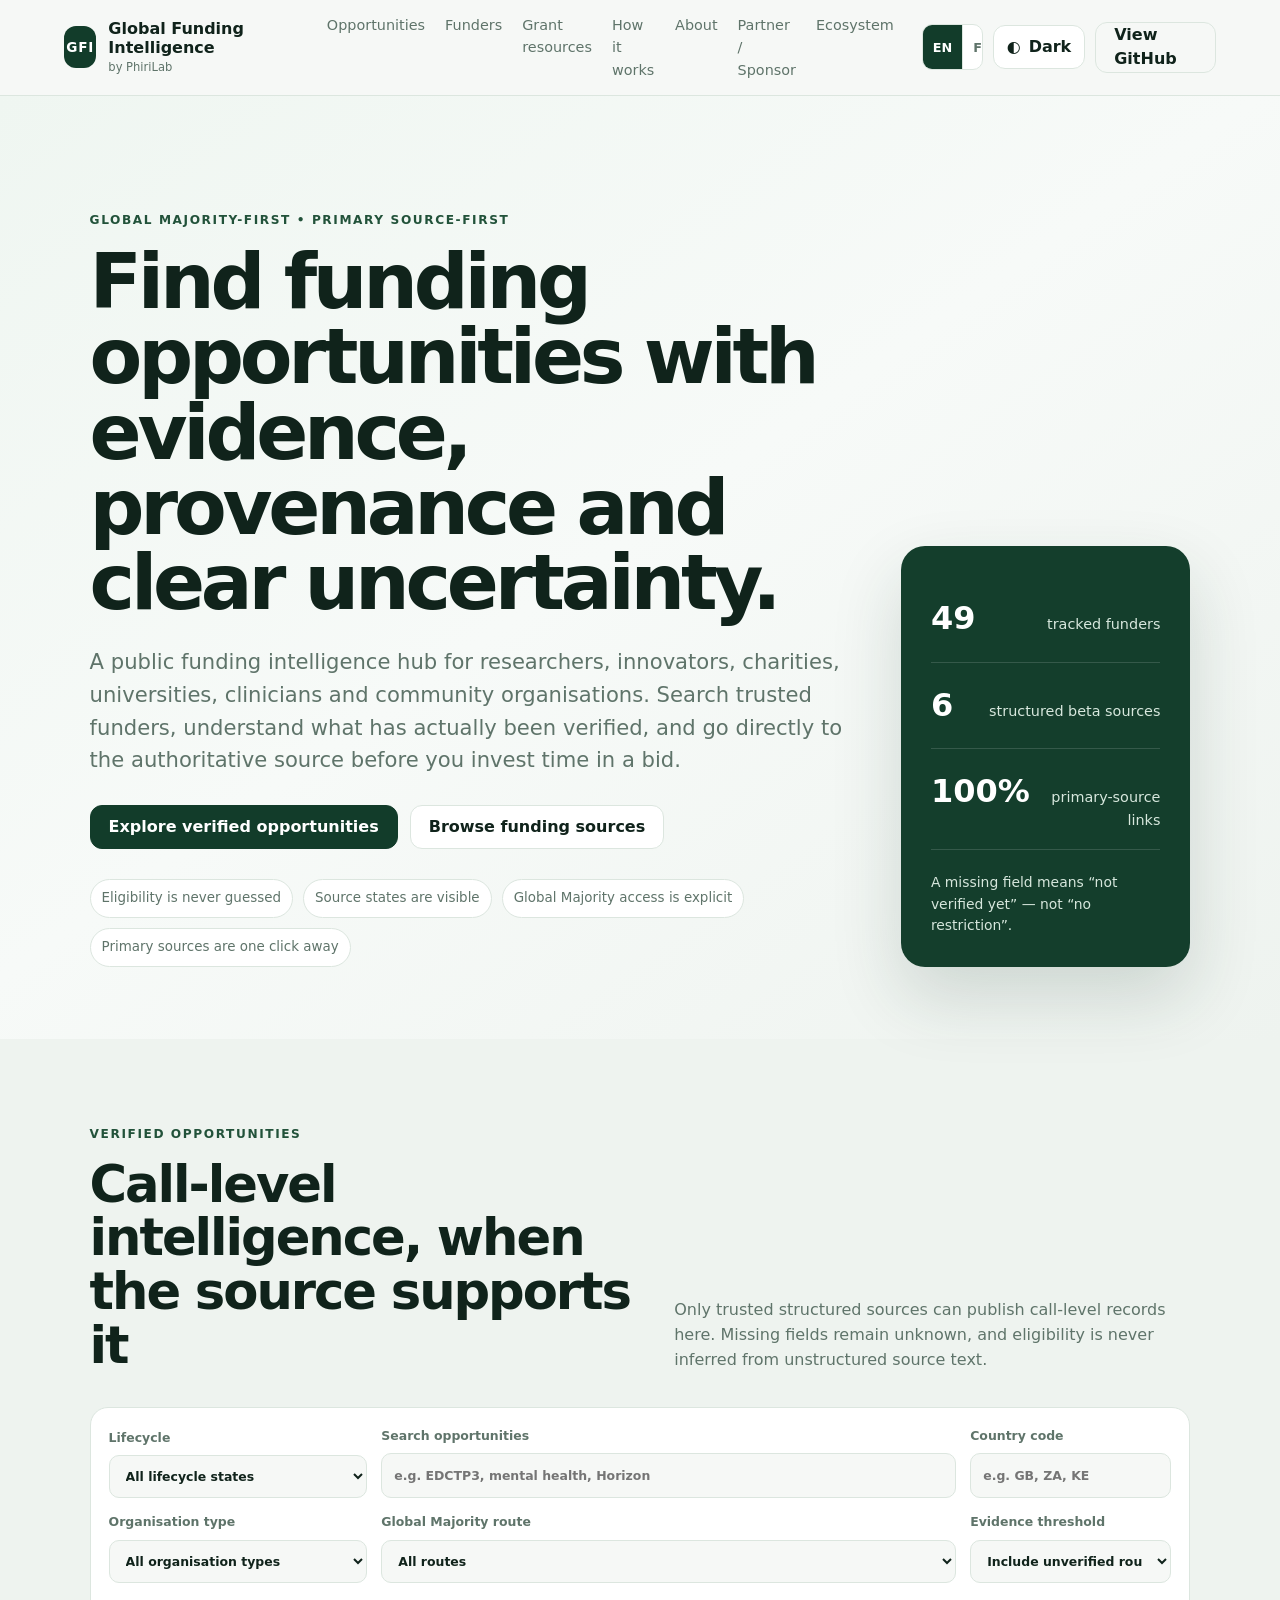
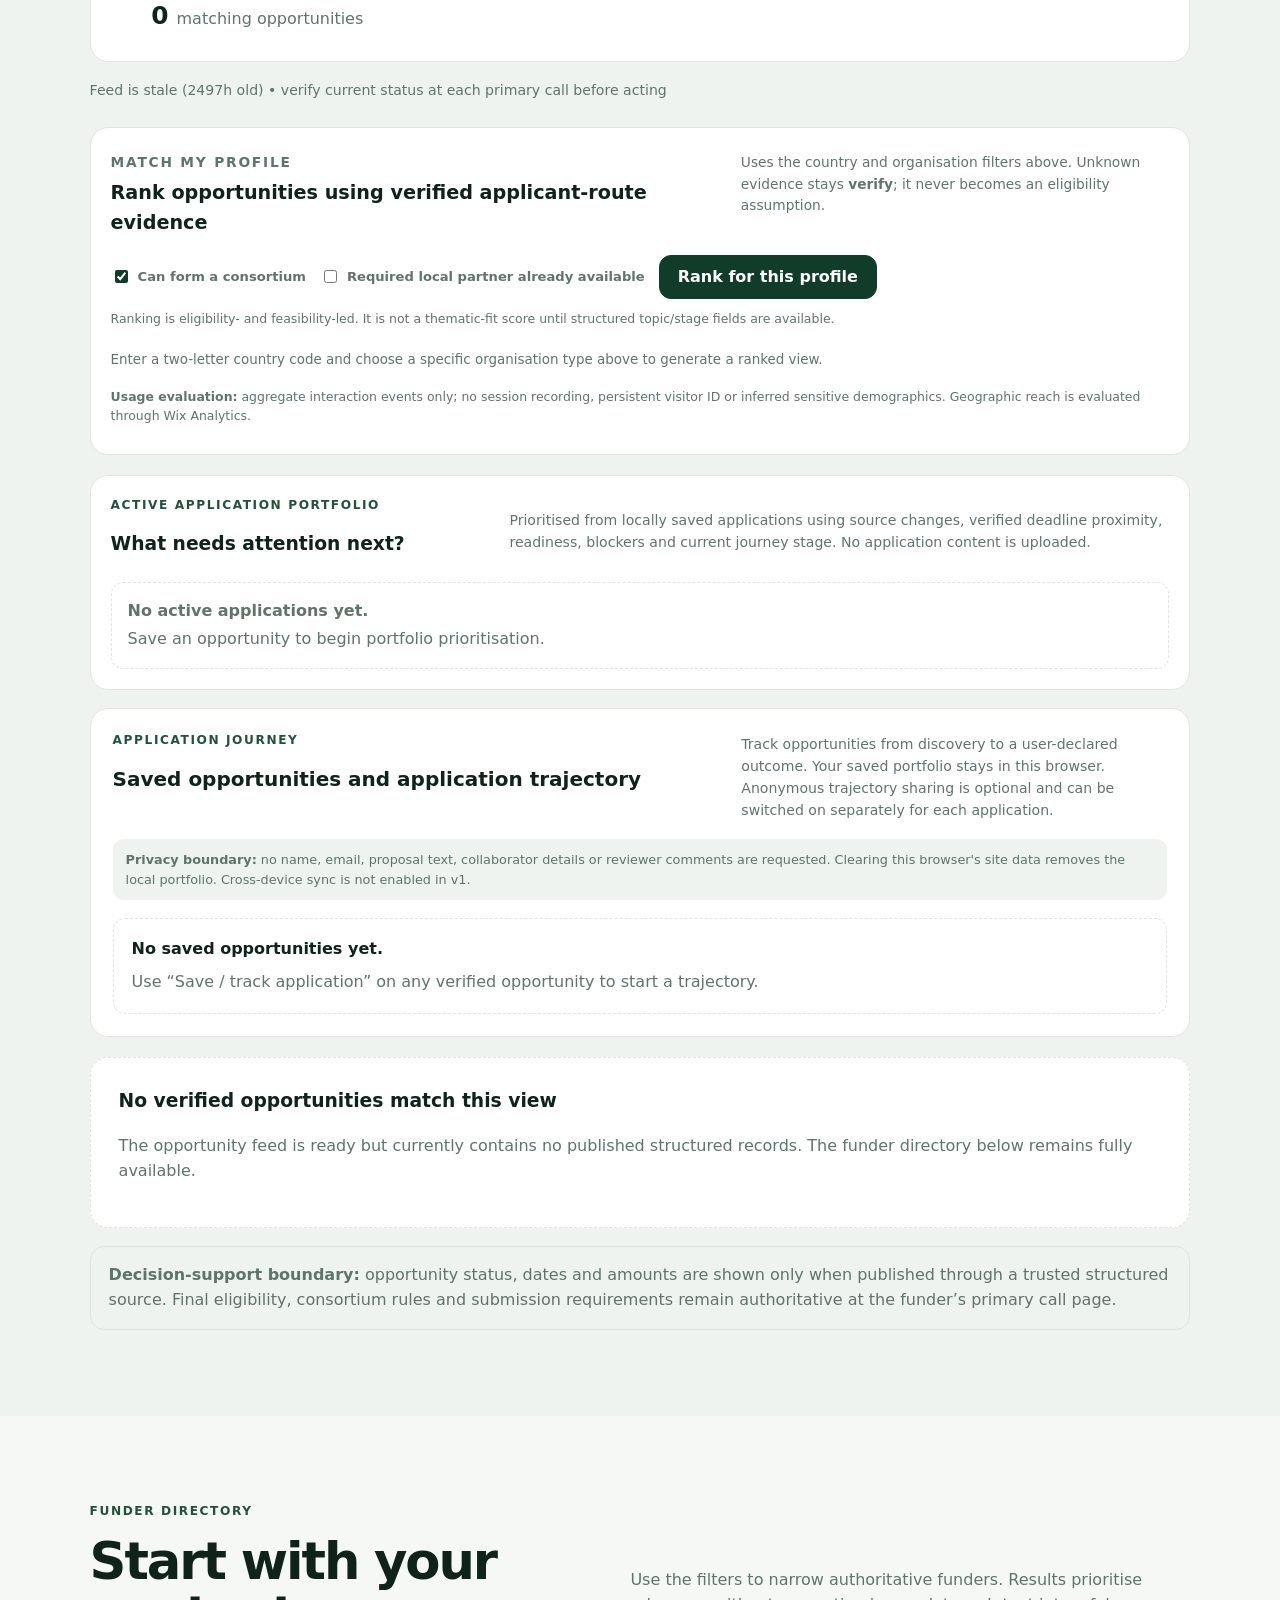
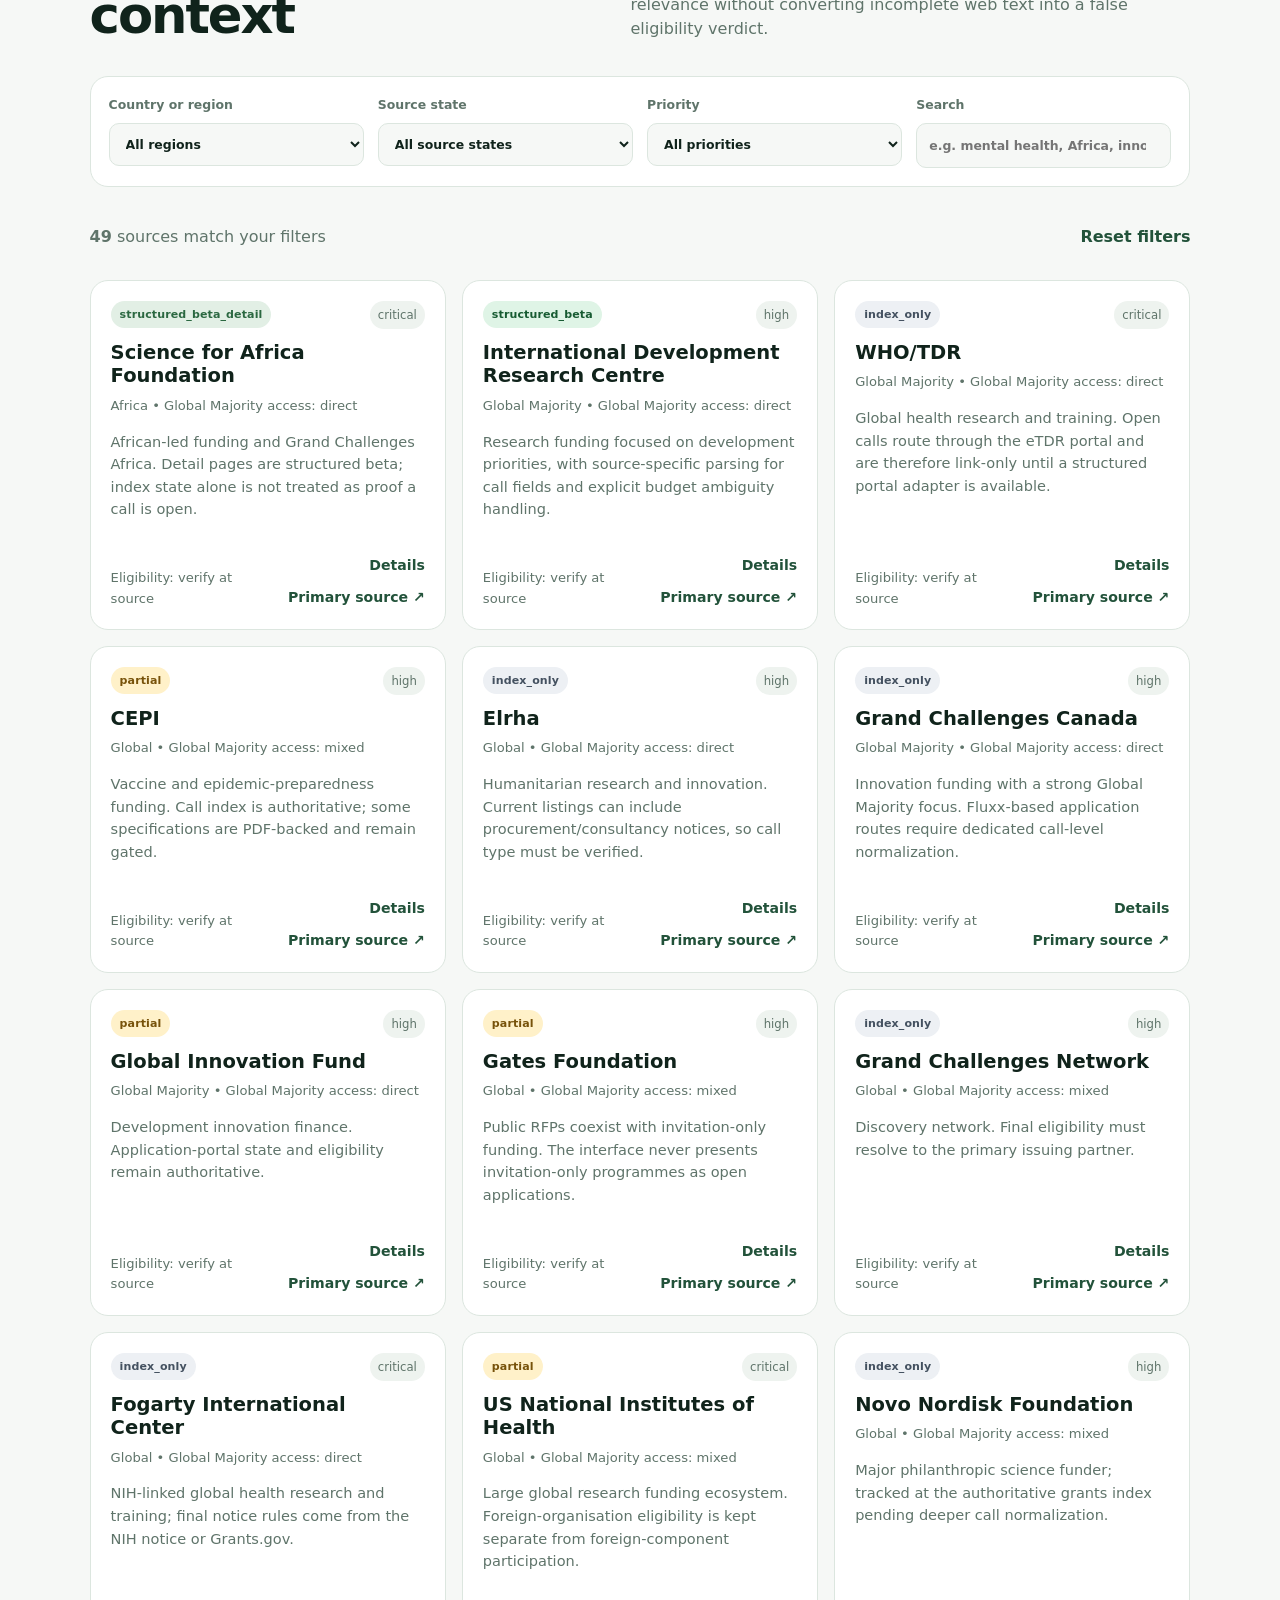
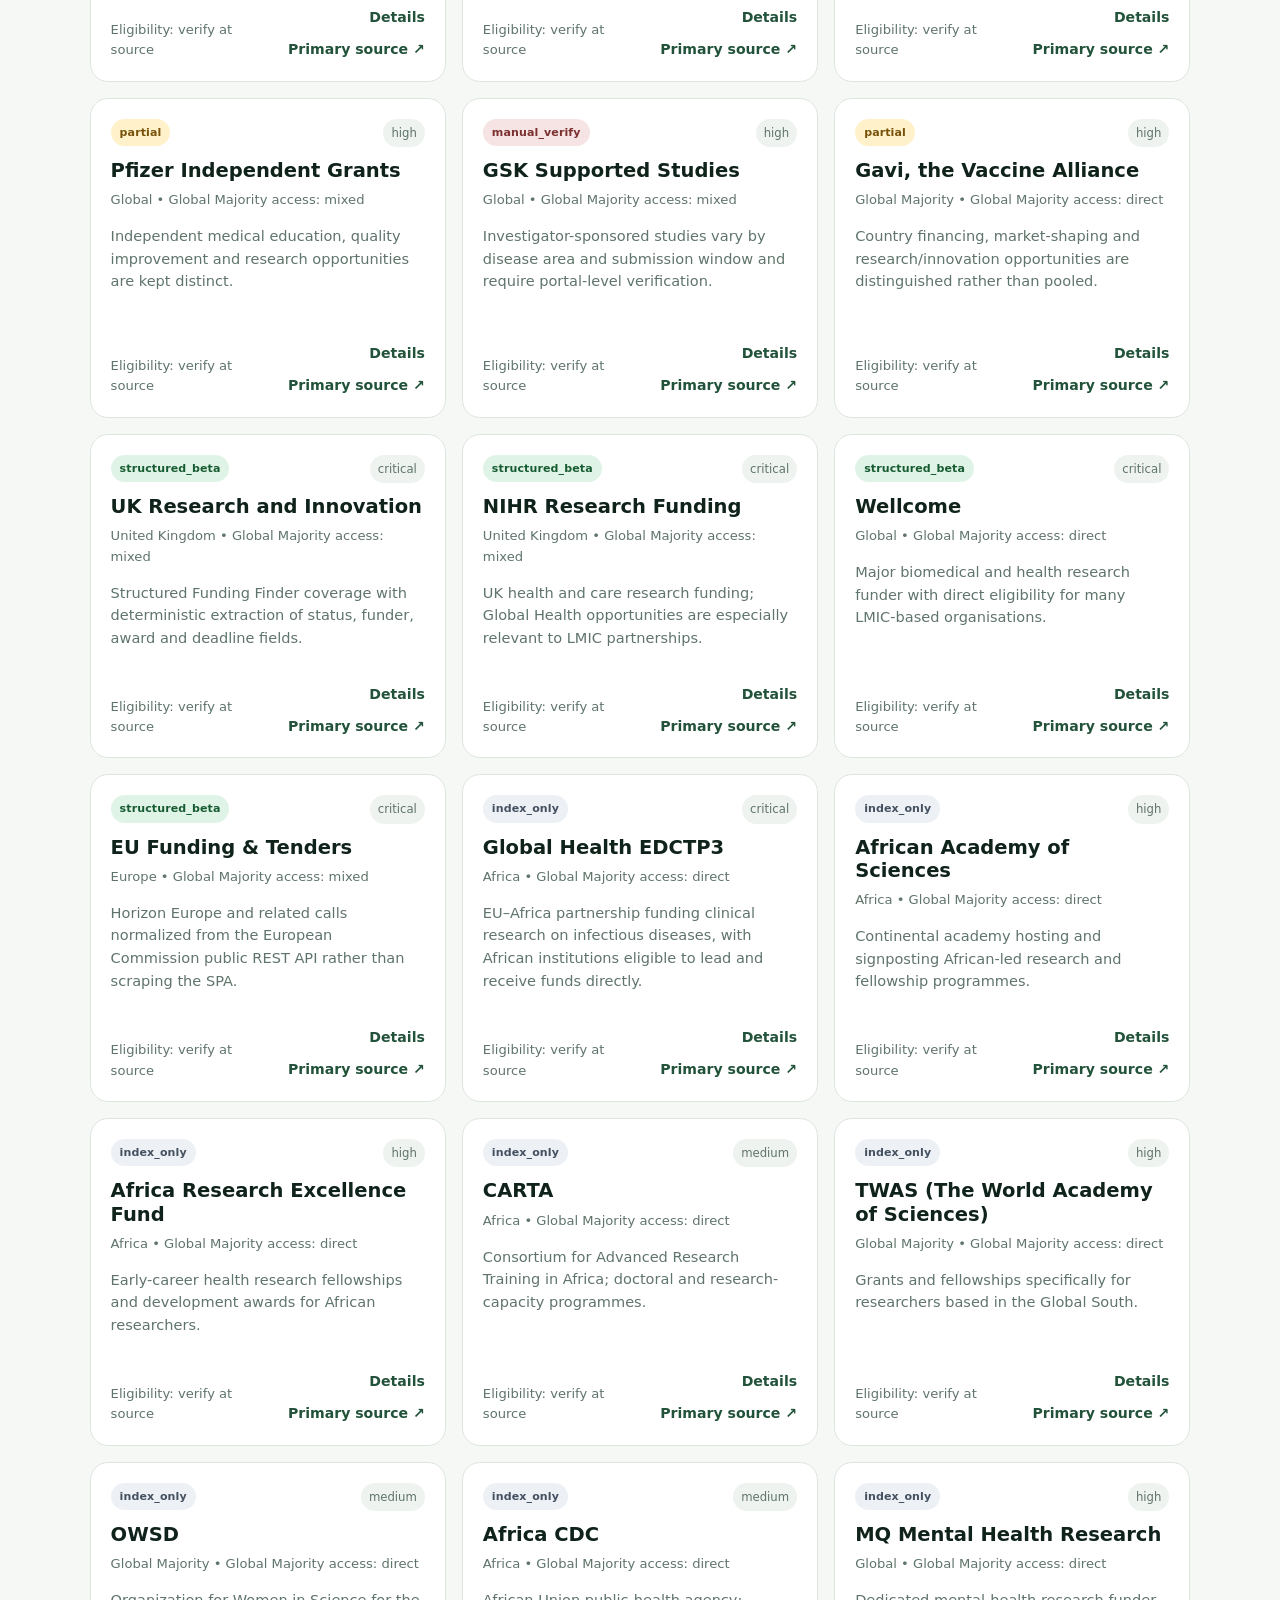
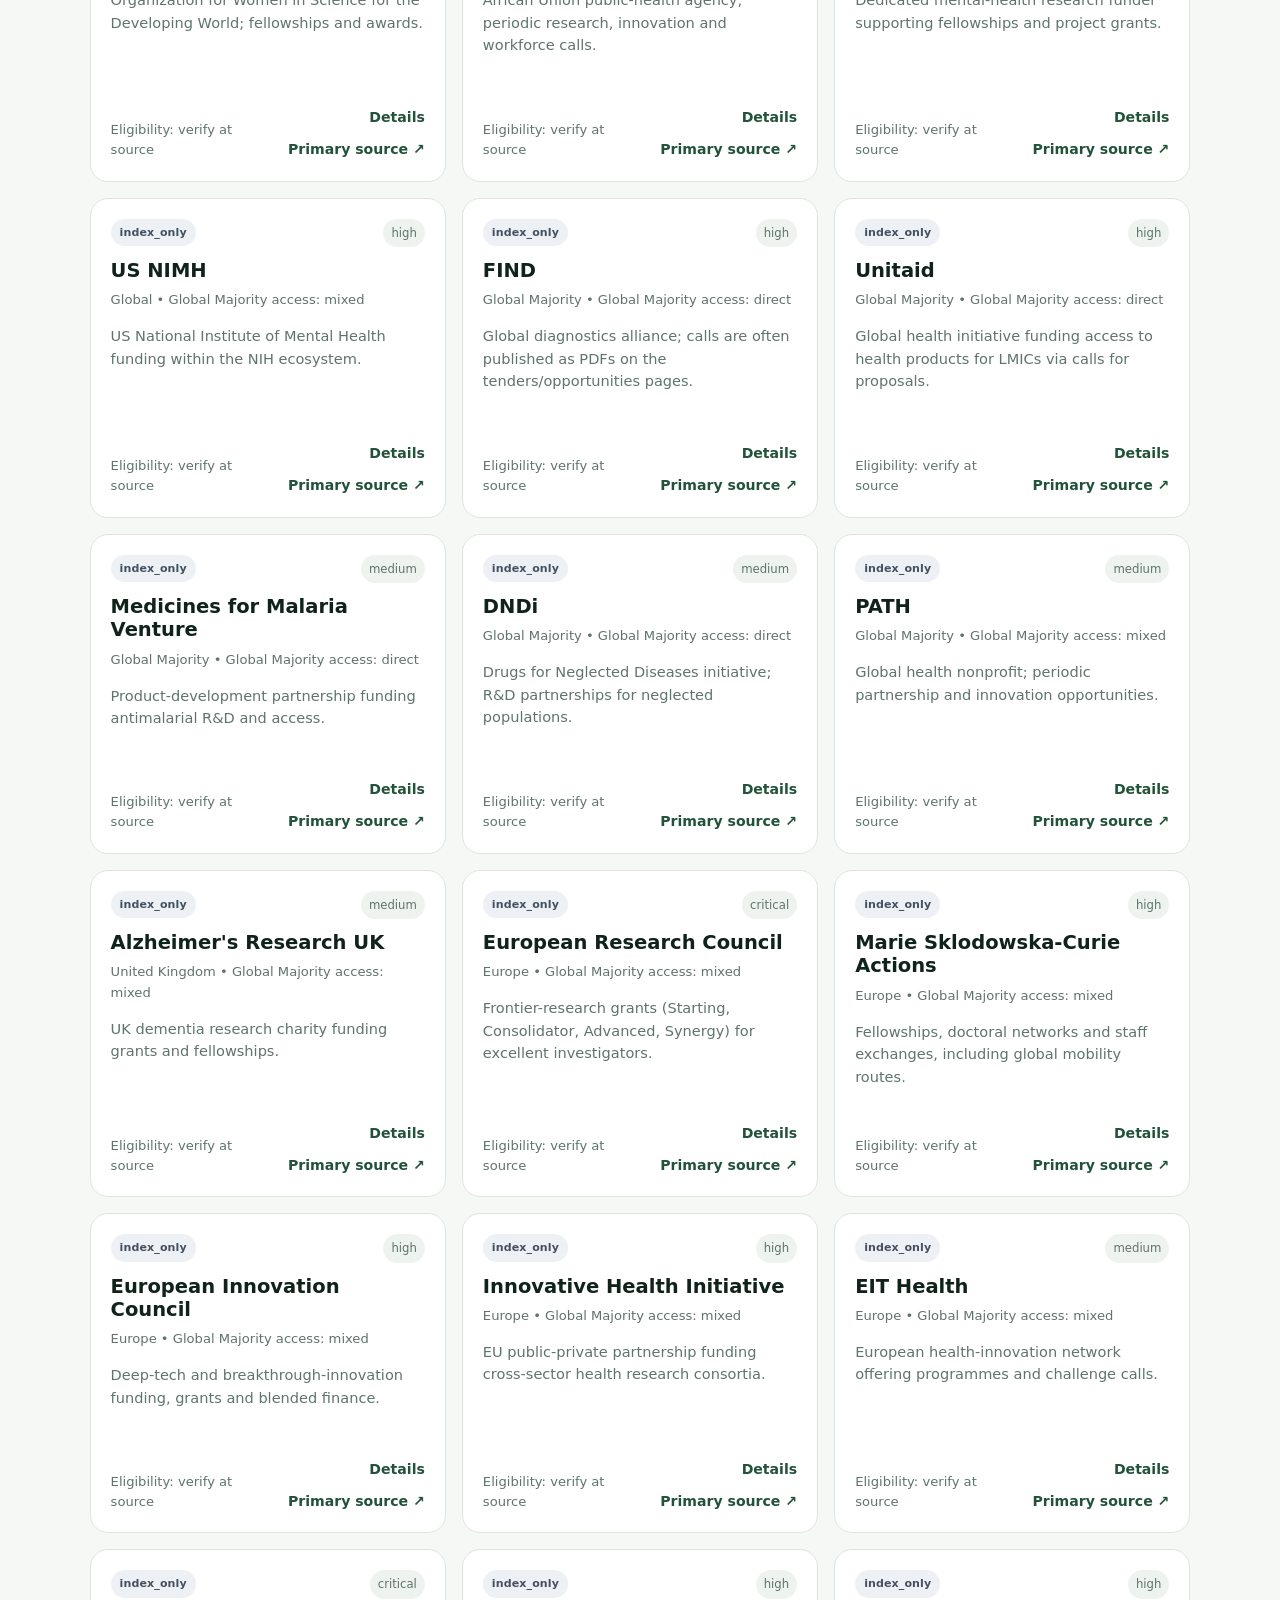
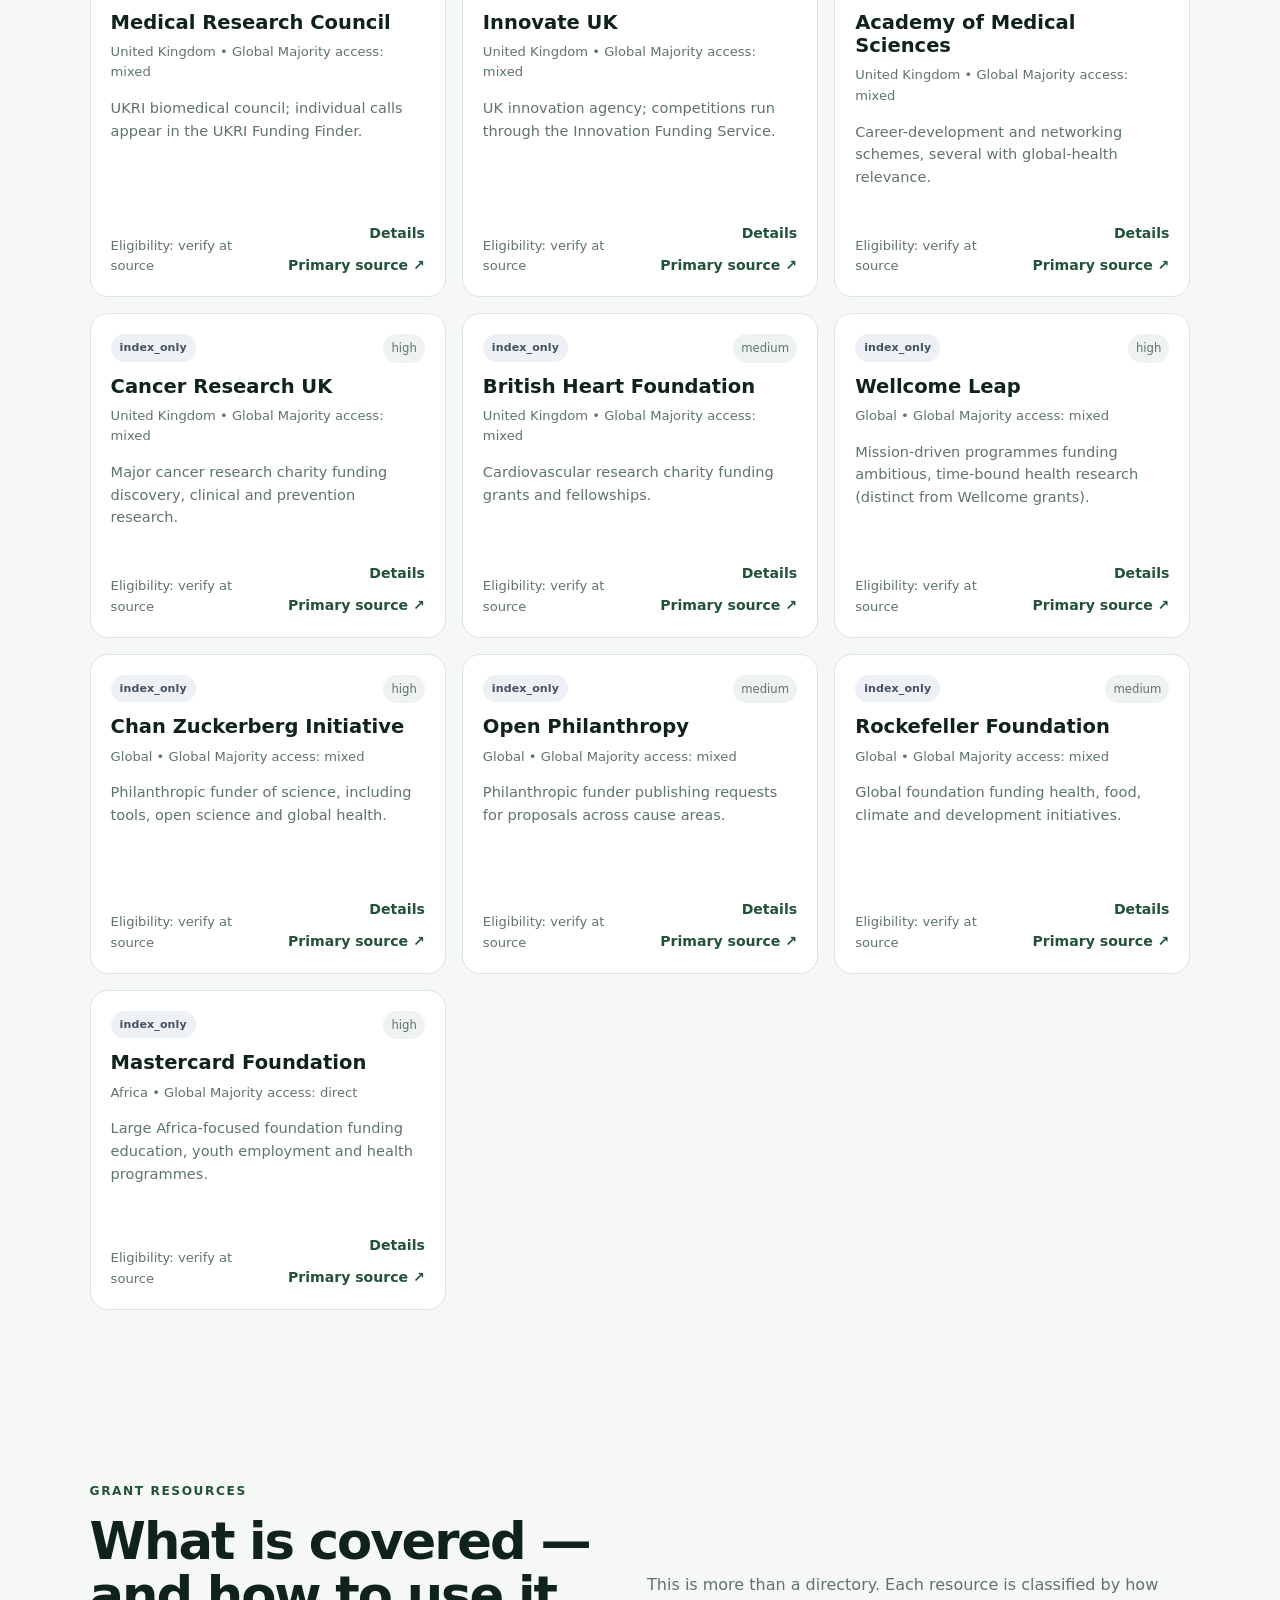
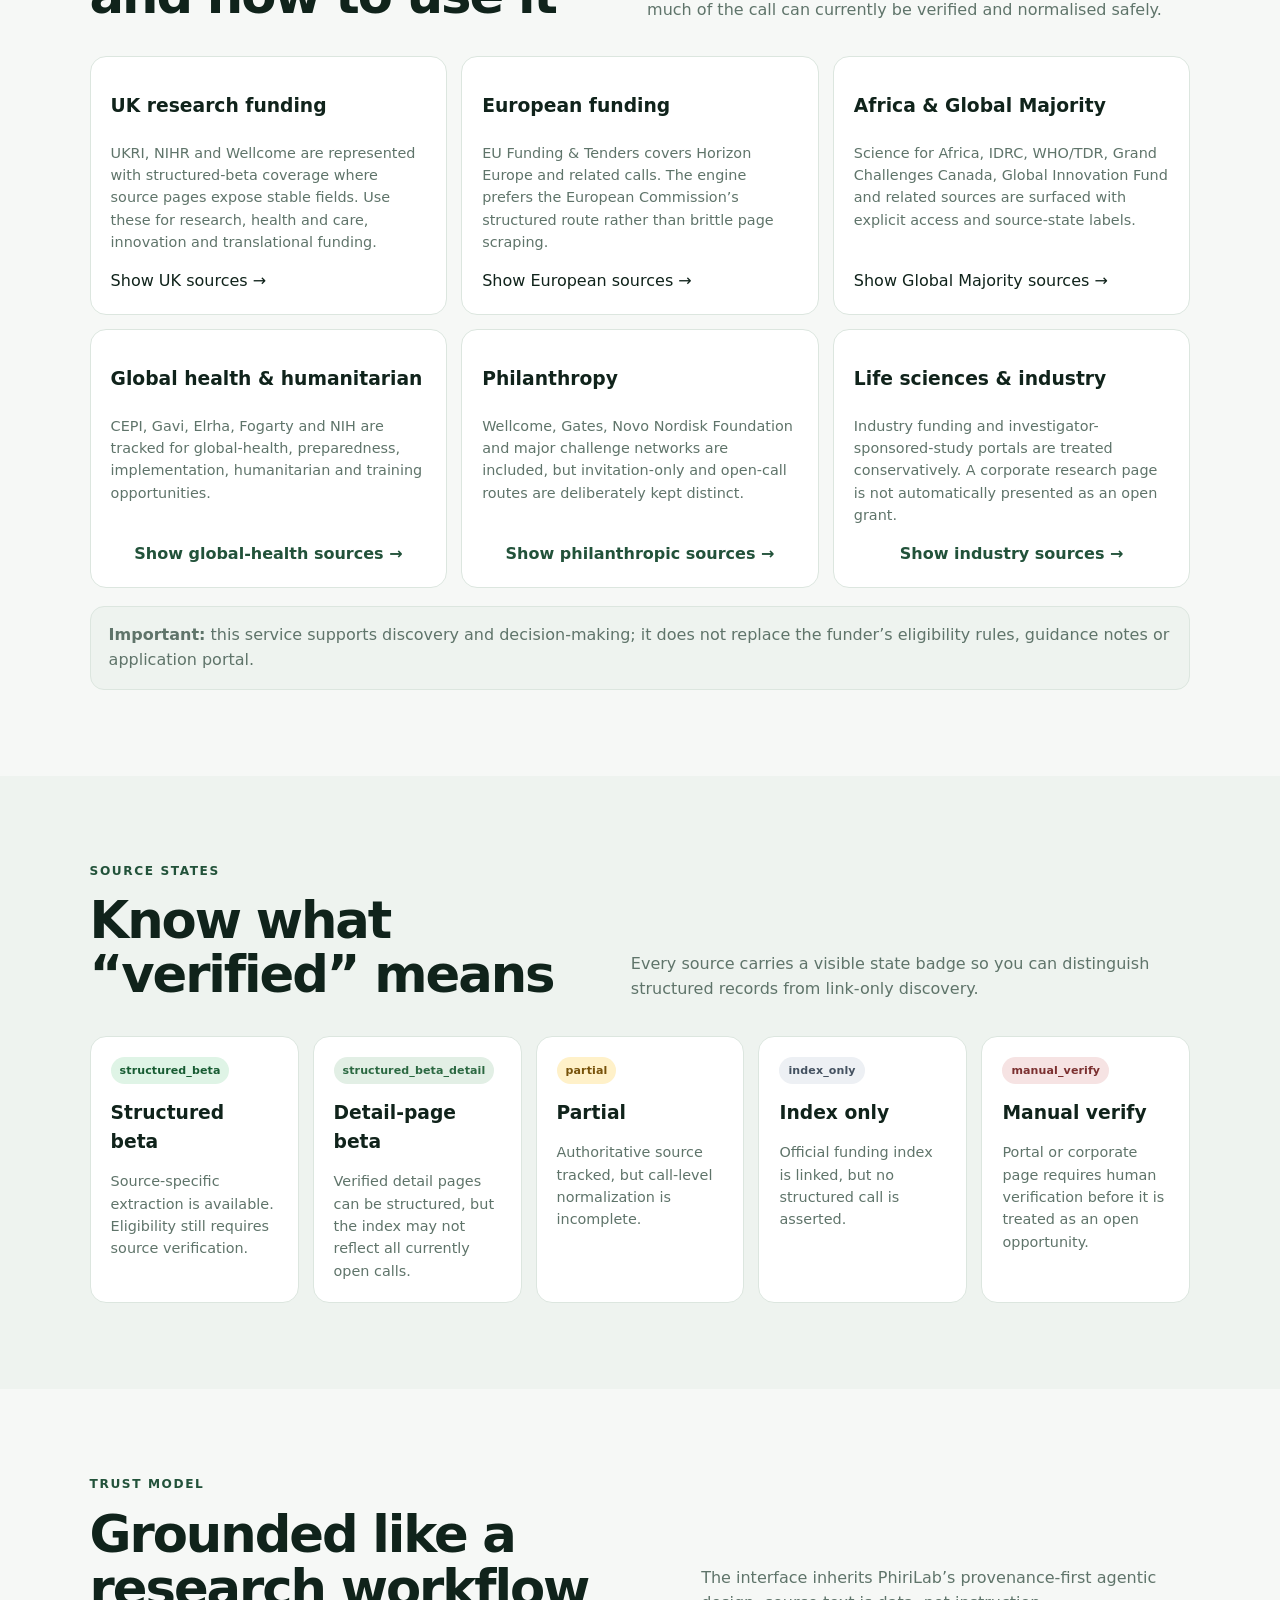
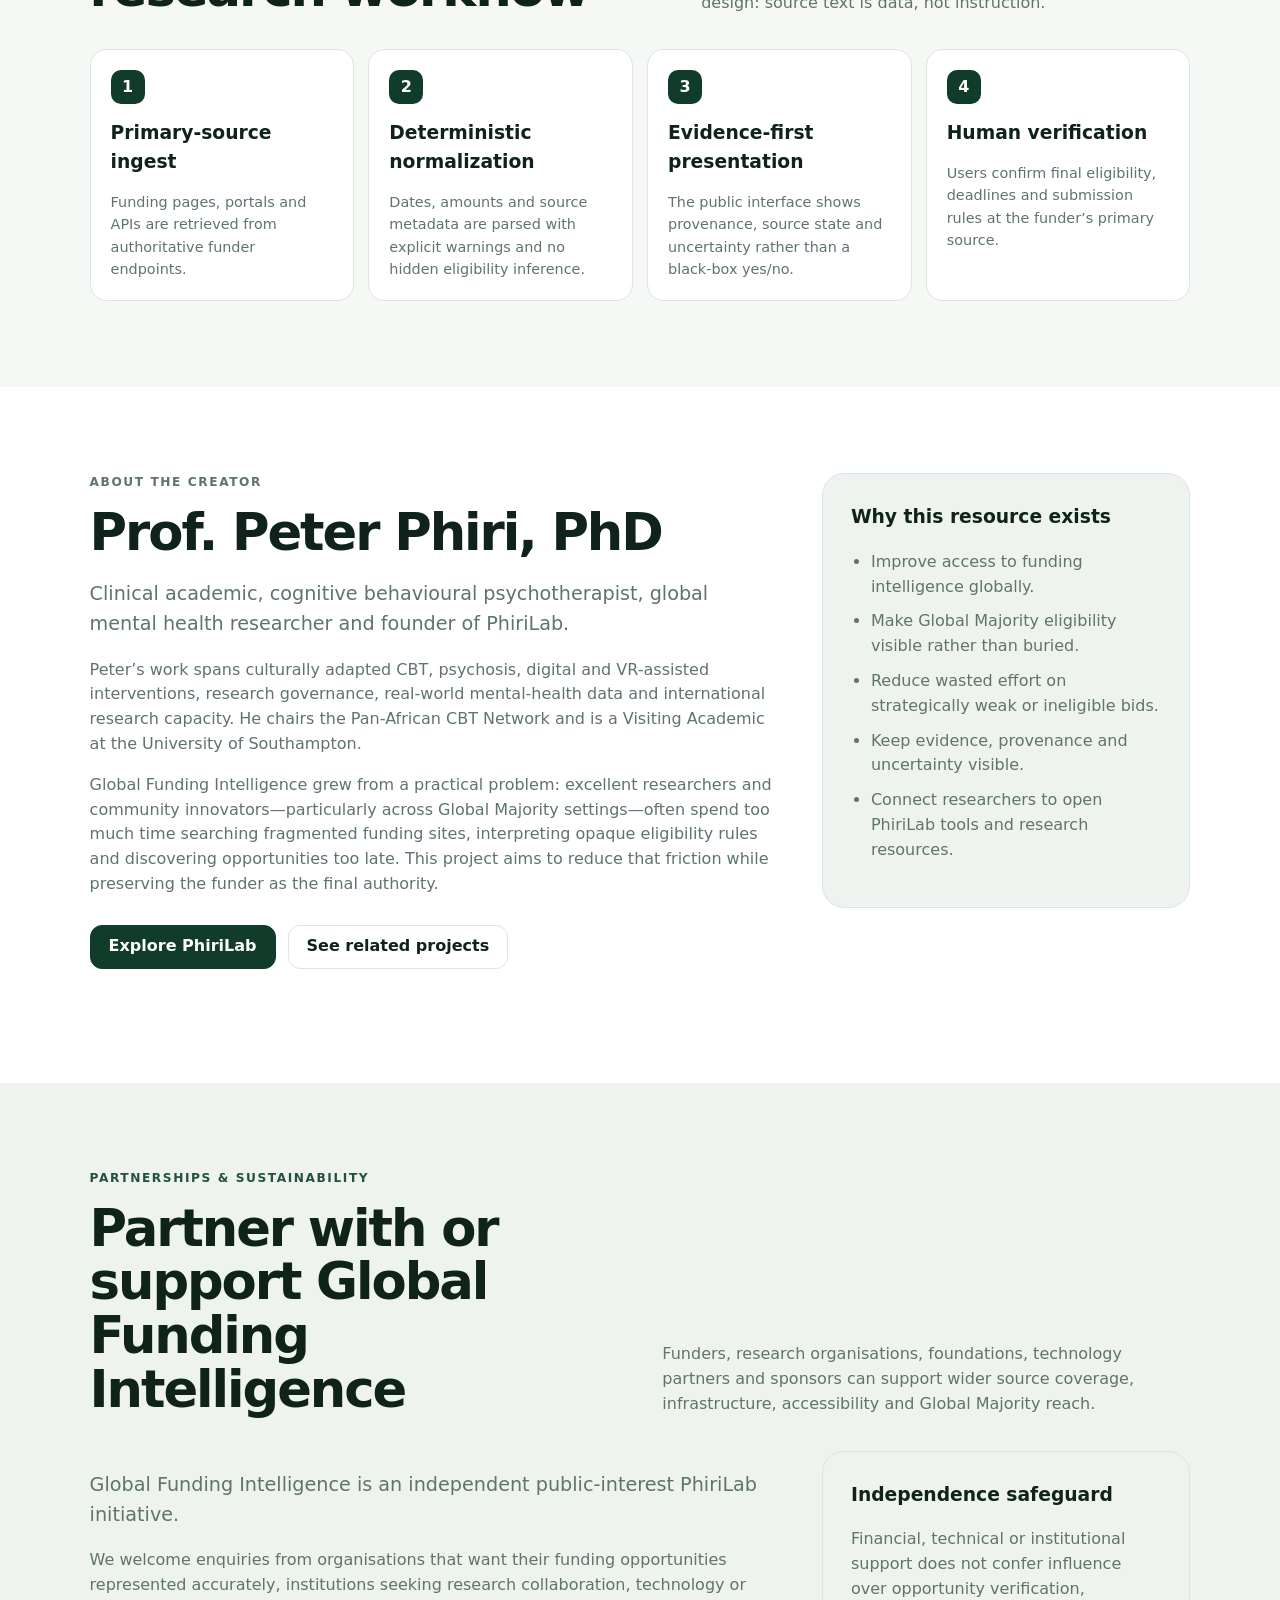
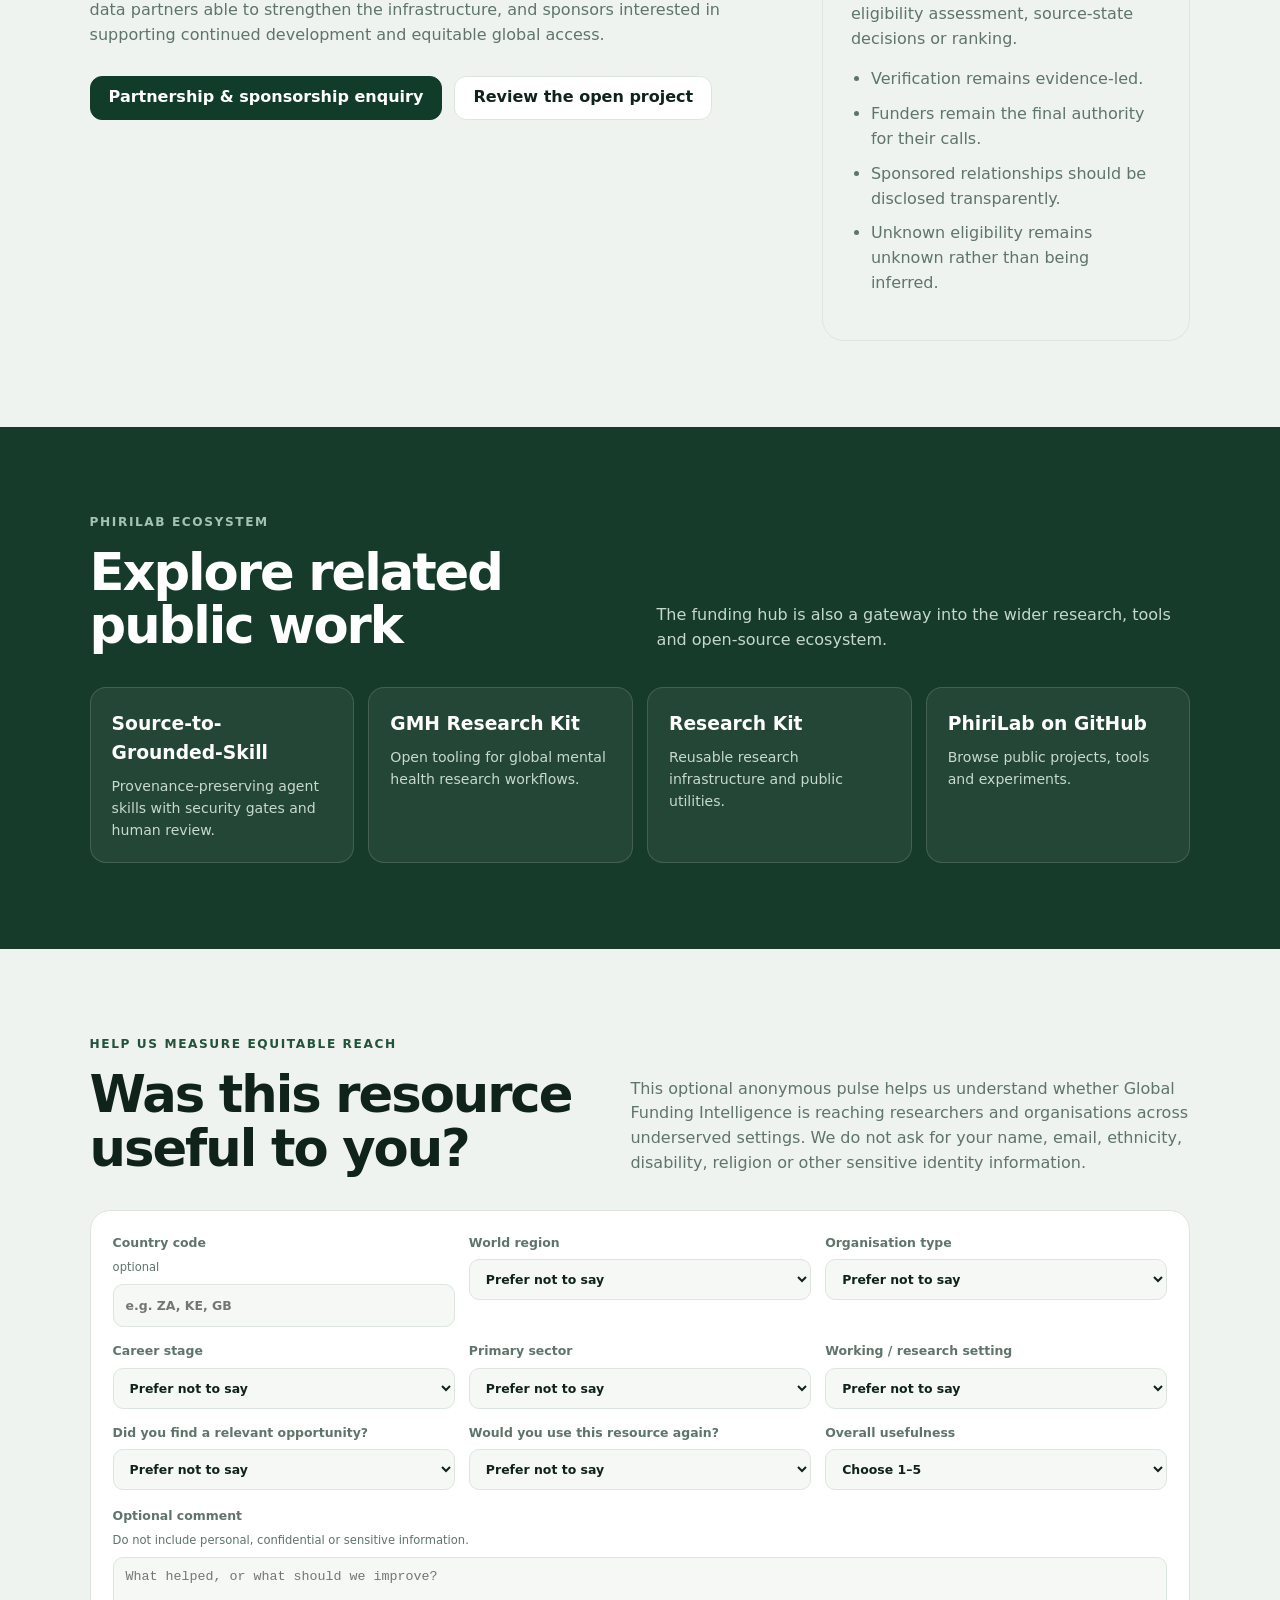
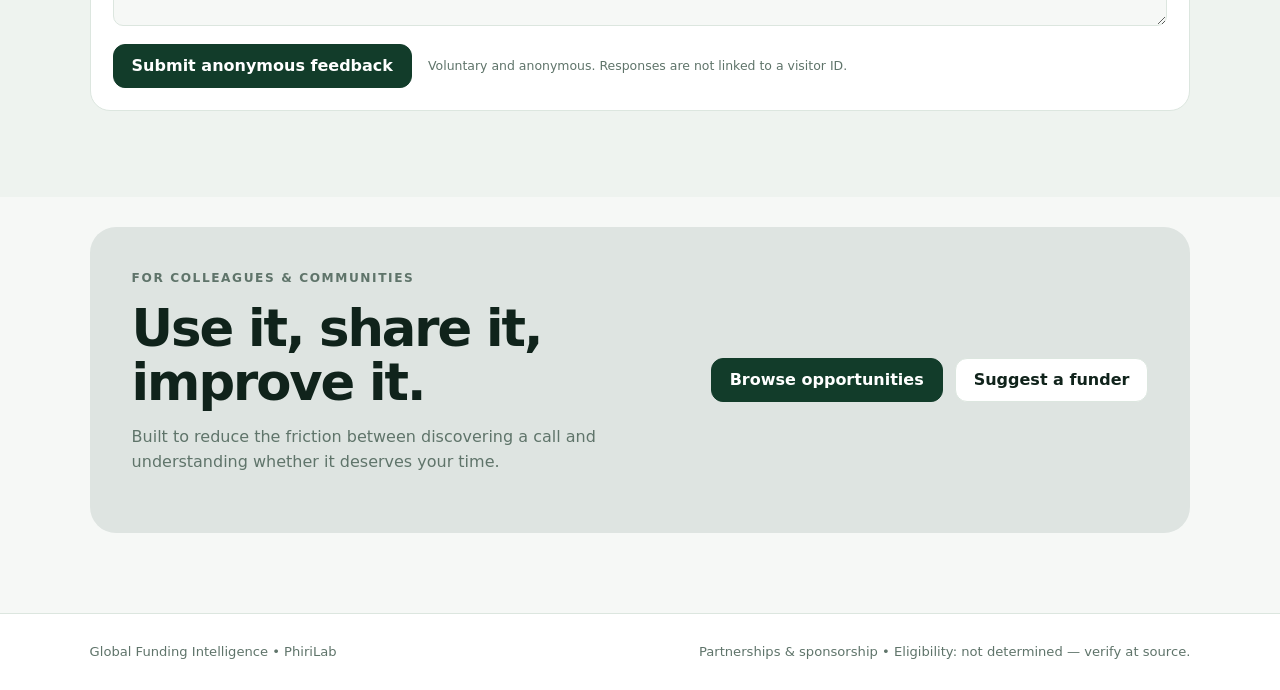
<file: web/wix-bundle.html>
<!doctype html>
<html lang="en">
<head>
  <meta charset="utf-8" />
  <meta name="viewport" content="width=device-width, initial-scale=1" />
  <meta name="color-scheme" content="light dark" />
  <title>Global Funding Intelligence | PhiriLab</title>
  <meta name="description" content="Primary-source-first funding intelligence for researchers, innovators and Global Majority institutions." />
  <style>*{box-sizing:border-box}html{scroll-behavior:smooth}html[data-theme="dark"]{color-scheme:dark}body{margin:0;font-family:Inter,system-ui,-apple-system,BlinkMacSystemFont,"Segoe UI",sans-serif;color:var(--text);background:var(--bg);line-height:1.55;transition:background .2s ease,color .2s ease}:root{--bg:#f6f8f6;--surface:#fff;--surface-2:#eef3ef;--text:#10231b;--muted:#5f746a;--line:#dce6df;--accent:#123c2a;--accent-2:#22523a;--hero:#eff6f1;--hero2:#f7faf8;--shadow:rgba(29,64,48,.09)}html[data-theme="dark"]{--bg:#0c1511;--surface:#122019;--surface-2:#101b16;--text:#eef7f1;--muted:#a8b9b0;--line:#263a31;--accent:#7dc69a;--accent-2:#9fdbb6;--hero:#101d17;--hero2:#0d1712;--shadow:rgba(0,0,0,.28)}a{color:inherit;text-decoration:none}button,input,select{font:inherit}.topbar{position:sticky;top:0;z-index:20;display:flex;align-items:center;gap:28px;padding:14px clamp(20px,5vw,72px);background:color-mix(in srgb,var(--bg) 92%,transparent);backdrop-filter:blur(14px);border-bottom:1px solid var(--line)}.brand{display:flex;align-items:center;gap:12px;margin-right:auto}.brand-mark{display:grid;place-items:center;width:42px;height:42px;border-radius:12px;background:var(--accent);color:var(--surface);font-weight:800;font-size:.85rem;letter-spacing:.06em}.brand span:last-child{display:flex;flex-direction:column;line-height:1.15}.brand small{color:var(--muted);font-size:.72rem;margin-top:4px}.topbar nav{display:flex;gap:20px;font-size:.9rem;color:var(--muted)}.topbar nav a:hover,.topbar nav a:focus-visible{color:var(--accent-2)}.top-actions{display:flex;gap:10px;align-items:center}.button,.icon-button{display:inline-flex;align-items:center;justify-content:center;min-height:44px;padding:0 18px;border-radius:12px;border:1px solid var(--line);background:var(--surface);color:var(--text);font-weight:700;transition:.18s ease;cursor:pointer}.icon-button{gap:8px;padding:0 13px}.button:hover,.button:focus-visible,.icon-button:hover,.icon-button:focus-visible{transform:translateY(-1px);box-shadow:0 8px 24px var(--shadow)}.button.primary{background:var(--accent);color:var(--surface);border-color:var(--accent)}.button.ghost{background:transparent}.hero{display:grid;grid-template-columns:minmax(0,1.45fr) minmax(280px,.55fr);gap:48px;padding:clamp(64px,9vw,124px) clamp(20px,7vw,110px) 72px;background:linear-gradient(145deg,var(--hero) 0%,var(--hero2) 48%,var(--surface-2) 100%)}.hero-copy{max-width:900px}.eyebrow{margin:0 0 14px;color:var(--accent-2);font-size:.76rem;font-weight:800;letter-spacing:.13em}.hero h1{font-size:clamp(2.7rem,6vw,5.7rem);line-height:.98;letter-spacing:-.055em;margin:0;max-width:1000px}.lead{font-size:clamp(1.05rem,1.7vw,1.32rem);color:var(--muted);max-width:780px;margin:26px 0}.hero-actions{display:flex;flex-wrap:wrap;gap:12px;margin:28px 0}.trust-strip{display:flex;flex-wrap:wrap;gap:10px;margin-top:30px}.trust-strip span{padding:8px 11px;border-radius:999px;background:var(--surface);border:1px solid var(--line);font-size:.84rem;color:var(--muted)}.hero-panel{align-self:end;background:#143e2c;color:#fff;padding:30px;border-radius:24px;box-shadow:0 30px 70px rgba(22,57,43,.16)}html[data-theme="dark"] .hero-panel{background:#173c2d}.metric{display:flex;align-items:baseline;justify-content:space-between;gap:20px;padding:18px 0;border-bottom:1px solid rgba(255,255,255,.14)}.metric strong{font-size:2rem}.metric span{color:#d7e7dd;font-size:.9rem;text-align:right}.panel-note{font-size:.87rem;color:#d7e7dd;margin:22px 0 0}.section{padding:86px clamp(20px,7vw,110px)}.section.muted{background:var(--surface-2)}.section-head{display:flex;align-items:end;justify-content:space-between;gap:40px;margin-bottom:34px}.section-head h2,.cta h2,.about-section h2{font-size:clamp(2rem,4vw,3.4rem);letter-spacing:-.04em;line-height:1.05;margin:0}.section-head>p{max-width:560px;color:var(--muted);margin:0}.filter-grid{display:grid;grid-template-columns:repeat(4,minmax(0,1fr));gap:14px;background:var(--surface);padding:18px;border-radius:18px;border:1px solid var(--line)}.filter-grid label{font-size:.78rem;font-weight:700;color:var(--muted)}.filter-grid select,.filter-grid input{width:100%;margin-top:8px;border:1px solid var(--line);border-radius:10px;padding:12px;background:var(--bg);color:var(--text);outline:none}.filter-grid select:focus,.filter-grid input:focus{border-color:var(--accent-2);box-shadow:0 0 0 3px color-mix(in srgb,var(--accent) 18%,transparent)}.results-toolbar{display:flex;justify-content:space-between;align-items:center;margin:22px 0 14px;color:var(--muted)}.text-button,.inline-action{border:0;background:none;color:var(--accent-2);font-weight:800;cursor:pointer;padding:0}.card-grid{display:grid;grid-template-columns:repeat(3,minmax(0,1fr));gap:16px}.funding-card{background:var(--surface);border:1px solid var(--line);border-radius:18px;padding:20px;display:flex;flex-direction:column;min-height:320px;transition:.18s ease}.funding-card:hover{transform:translateY(-2px);box-shadow:0 14px 34px var(--shadow)}.card-top{display:flex;justify-content:space-between;gap:12px;align-items:flex-start}.funding-card h3{margin:12px 0 8px;font-size:1.22rem;line-height:1.2}.meta{font-size:.82rem;color:var(--muted)}.funding-card p{color:var(--muted);font-size:.91rem}.card-bottom{margin-top:auto;padding-top:20px;display:flex;align-items:end;justify-content:space-between;gap:12px}.card-actions{display:flex;flex-wrap:wrap;gap:10px;justify-content:flex-end}.source-link,.details-button{font-weight:800;color:var(--accent-2);font-size:.88rem}.details-button{border:0;background:none;cursor:pointer;padding:0}.priority{font-size:.73rem;padding:5px 8px;border-radius:999px;background:var(--surface-2);color:var(--muted)}.badge{display:inline-flex;align-items:center;width:max-content;padding:5px 9px;border-radius:999px;font-weight:800;font-size:.69rem;letter-spacing:.01em}.badge.structured_beta{background:#dff4e6;color:#175b32}.badge.structured_beta_detail{background:#e2efe5;color:#2b6841}.badge.partial{background:#fff1c9;color:#77520a}.badge.index_only{background:#edf0f4;color:#445160}.badge.manual_verify{background:#f6e3e3;color:#7b3030}.state-grid{display:grid;grid-template-columns:repeat(5,minmax(0,1fr));gap:14px}.state-grid article,.steps article,.resource-grid article{background:var(--surface);border:1px solid var(--line);border-radius:16px;padding:20px}.state-grid h3,.steps h3,.resource-grid h3{margin:14px 0 7px}.state-grid p,.steps p,.resource-grid p{font-size:.9rem;color:var(--muted);margin-bottom:0}.steps{display:grid;grid-template-columns:repeat(4,minmax(0,1fr));gap:14px}.steps span{display:grid;place-items:center;width:34px;height:34px;background:var(--accent);color:var(--surface);border-radius:10px;font-weight:800}.resource-guide{background:var(--bg)}.resource-grid{display:grid;grid-template-columns:repeat(3,minmax(0,1fr));gap:14px}.resource-grid article{display:flex;flex-direction:column}.resource-grid a,.resource-grid button{margin-top:auto;padding-top:16px}.notice{margin-top:18px;padding:16px 18px;border:1px solid var(--line);border-radius:14px;background:var(--surface-2);color:var(--muted)}.about-section{background:var(--surface)}.about-layout{display:grid;grid-template-columns:minmax(0,1.3fr) minmax(300px,.7fr);gap:48px;align-items:start}.about-lead{font-size:1.2rem;color:var(--muted)}.about-layout p{max-width:780px;color:var(--muted)}.about-card{background:var(--surface-2);border:1px solid var(--line);border-radius:22px;padding:28px}.about-card h3{margin-top:0}.about-card ul{padding-left:20px;color:var(--muted)}.about-card li+li{margin-top:10px}.ecosystem{background:#173b2b;color:#fff}.ecosystem .section-head>p{color:#c5d8cd}.ecosystem .eyebrow{color:#a4c3b1}.ecosystem-grid{display:grid;grid-template-columns:repeat(4,minmax(0,1fr));gap:14px}.ecosystem-grid a{border:1px solid rgba(255,255,255,.14);background:rgba(255,255,255,.06);border-radius:16px;padding:21px;transition:.18s ease}.ecosystem-grid a:hover{background:rgba(255,255,255,.1);transform:translateY(-2px)}.ecosystem-grid h3{margin:0 0 9px}.ecosystem-grid p{color:#c8d9cf;font-size:.88rem;margin:0}.cta{margin:30px clamp(20px,7vw,110px) 80px;background:color-mix(in srgb,var(--accent) 14%,var(--surface));border-radius:26px;padding:42px;display:flex;align-items:center;justify-content:space-between;gap:40px}.cta p{max-width:680px;color:var(--muted)}.cta .hero-actions{margin:0;flex-shrink:0}.resource-dialog{width:min(680px,calc(100% - 32px));border:1px solid var(--line);border-radius:22px;background:var(--surface);color:var(--text);padding:28px;box-shadow:0 28px 80px rgba(0,0,0,.26)}.resource-dialog::backdrop{background:rgba(3,12,8,.56);backdrop-filter:blur(4px)}.dialog-close{float:right;border:0;background:var(--surface-2);color:var(--text);width:36px;height:36px;border-radius:50%;font-size:1.4rem;cursor:pointer}.dialog-meta{display:flex;flex-wrap:wrap;gap:8px;margin:14px 0}.dialog-actions{display:flex;gap:10px;flex-wrap:wrap;margin-top:22px}.resource-dialog h2{margin:8px 48px 0 0}.resource-dialog p{color:var(--muted)}footer{display:flex;justify-content:space-between;gap:20px;padding:28px clamp(20px,7vw,110px);border-top:1px solid var(--line);color:var(--muted);font-size:.82rem;background:var(--surface)}:focus-visible{outline:3px solid color-mix(in srgb,var(--accent) 40%,transparent);outline-offset:3px}@media(max-width:1080px){.topbar nav{display:none}.hero{grid-template-columns:1fr}.hero-panel{max-width:520px}.filter-grid{grid-template-columns:repeat(2,1fr)}.card-grid{grid-template-columns:repeat(2,1fr)}.state-grid{grid-template-columns:repeat(2,1fr)}.steps{grid-template-columns:repeat(2,1fr)}.resource-grid{grid-template-columns:repeat(2,1fr)}.ecosystem-grid{grid-template-columns:repeat(2,1fr)}.about-layout{grid-template-columns:1fr}}@media(max-width:680px){.topbar{padding:12px 16px}.top-actions .button{display:none}.theme-label{display:none}.hero,.section{padding-left:16px;padding-right:16px}.hero{padding-top:56px}.hero h1{font-size:2.65rem}.section-head{display:block}.section-head>p{margin-top:14px}.filter-grid,.card-grid,.state-grid,.steps,.resource-grid,.ecosystem-grid{grid-template-columns:1fr}.cta{margin:20px 16px 56px;padding:28px;display:block}.cta .hero-actions{margin-top:24px}.card-bottom{align-items:flex-start;flex-direction:column}.card-actions{justify-content:flex-start}footer{padding:24px 16px;display:block}footer span{display:block;margin-bottom:8px}}.lang-switch{display:inline-flex;border:1px solid var(--line);border-radius:10px;overflow:hidden;background:var(--surface)}
.lang-switch button{border:0;background:transparent;color:var(--muted);font-weight:800;font-size:.8rem;padding:0 10px;min-height:44px;cursor:pointer}
.lang-switch button.active{background:var(--accent);color:var(--surface)}
.lang-switch button+button{border-left:1px solid var(--line)}
@media(max-width:680px){.lang-switch{min-height:40px}.lang-switch button{min-height:40px}}
</style>
</head>
<body>
  <header class="topbar">
    <a class="brand" href="#top" aria-label="Global Funding Intelligence home">
      <span class="brand-mark">GFI</span>
      <span><strong>Global Funding Intelligence</strong><small>by PhiriLab</small></span>
    </a>
    <nav aria-label="Primary navigation">
      <a href="#opportunities" data-i18n="nav_opportunities">Opportunities</a>
      <a href="#discover" data-i18n="nav_funders">Funders</a>
      <a href="#resources" data-i18n="nav_resources">Grant resources</a>
      <a href="#how" data-i18n="nav_how">How it works</a>
      <a href="#about" data-i18n="nav_about">About</a>
      <a href="#partnerships" data-i18n="nav_partner">Partner / Sponsor</a>
      <a href="#ecosystem" data-i18n="nav_ecosystem">Ecosystem</a>
    </nav>
    <div class="top-actions">
      <button id="themeToggle" class="icon-button" type="button" aria-label="Switch colour theme" aria-pressed="false"><span aria-hidden="true">◐</span><span class="theme-label">Dark</span></button>
      <a class="button ghost" href="https://github.com/PhiriLab/global-funding-intelligence" target="_blank" rel="noreferrer">View GitHub</a>
    </div>
  </header>

  <main id="top">
    <section class="hero">
      <div class="hero-copy">
        <p class="eyebrow" data-i18n="hero_eyebrow">GLOBAL MAJORITY-FIRST • PRIMARY SOURCE-FIRST</p>
        <h1 data-i18n="hero_h1">Find funding opportunities with evidence, provenance and clear uncertainty.</h1>
        <p class="lead" data-i18n="hero_lead">A public funding intelligence hub for researchers, innovators, charities, universities, clinicians and community organisations. Search trusted funders, understand what has actually been verified, and go directly to the authoritative source before you invest time in a bid.</p>
        <div class="hero-actions">
          <a class="button primary" href="#opportunities" data-i18n="hero_cta1">Explore verified opportunities</a>
          <a class="button" href="#discover" data-i18n="hero_cta2">Browse funding sources</a>
        </div>
        <div class="trust-strip" aria-label="Trust principles">
          <span data-i18n="trust_1">Eligibility is never guessed</span>
          <span data-i18n="trust_2">Source states are visible</span>
          <span data-i18n="trust_3">Global Majority access is explicit</span>
          <span data-i18n="trust_4">Primary sources are one click away</span>
        </div>
      </div>
      <aside class="hero-panel" aria-label="Coverage summary">
        <div class="metric"><strong id="sourceCount">0</strong><span data-i18n="panel_tracked">tracked funders</span></div>
        <div class="metric"><strong id="structuredCount">0</strong><span data-i18n="panel_structured">structured beta sources</span></div>
        <div class="metric"><strong>100%</strong><span data-i18n="panel_links">primary-source links</span></div>
        <p class="panel-note" data-i18n="panel_note">A missing field means “not verified yet” — not “no restriction”.</p>
      </aside>
    </section>

    <section id="opportunities" class="section opportunity-section">
      <div class="section-head">
        <div><p class="eyebrow" data-i18n="opp_eyebrow">VERIFIED OPPORTUNITIES</p><h2 data-i18n="opp_h2">Call-level intelligence, when the source supports it</h2></div>
        <p data-i18n="opp_intro">Only trusted structured sources can publish call-level records here. Missing fields remain unknown, and eligibility is never inferred from unstructured source text.</p>
      </div>
      <div class="opportunity-toolbar" role="search" aria-label="Opportunity filters">
        <label>Lifecycle
          <select id="opportunityLifecycleFilter">
            <option value="all">All lifecycle states</option>
            <option value="closing_soon">Closing soon</option>
            <option value="open">Open</option>
            <option value="rolling">Rolling</option>
            <option value="upcoming">Upcoming</option>
            <option value="unknown">Unknown</option>
            <option value="closed">Closed</option>
          </select>
        </label>
        <label>Search opportunities
          <input id="opportunitySearch" type="search" placeholder="e.g. EDCTP3, mental health, Horizon" autocomplete="off" />
        </label>
        <div class="opportunity-summary" aria-live="polite"><strong id="opportunityCount">0</strong><span>matching opportunities</span></div>
      </div>
      <p id="opportunityFeedStatus" class="feed-status">Loading verified opportunity feed…</p>
      <div id="opportunityCards" class="opportunity-grid" aria-live="polite" aria-busy="false"></div>
      <div class="notice"><strong>Decision-support boundary:</strong> opportunity status, dates and amounts are shown only when published through a trusted structured source. Final eligibility, consortium rules and submission requirements remain authoritative at the funder’s primary call page.</div>
    </section>

    <section id="discover" class="section">
      <div class="section-head">
        <div><p class="eyebrow">FUNDER DIRECTORY</p><h2>Start with your context</h2></div>
        <p>Use the filters to narrow authoritative funders. Results prioritise relevance without converting incomplete web text into a false eligibility verdict.</p>
      </div>
      <div class="filter-grid" role="search" aria-label="Funding source filters">
        <label>Country or region
          <select id="regionFilter">
            <option value="all">All regions</option><option value="Africa">Africa</option><option value="global_majority">Global Majority</option><option value="global">Global</option><option value="UK">United Kingdom</option><option value="Europe">Europe</option>
          </select>
        </label>
        <label>Source state
          <select id="stateFilter">
            <option value="all">All source states</option><option value="structured_beta">Structured beta</option><option value="structured_beta_detail">Structured beta detail</option><option value="partial">Partial</option><option value="index_only">Index only</option><option value="manual_verify">Manual verify</option>
          </select>
        </label>
        <label>Priority
          <select id="priorityFilter">
            <option value="all">All priorities</option><option value="critical">Critical</option><option value="high">High</option><option value="medium">Medium</option>
          </select>
        </label>
        <label>Search
          <input id="searchInput" type="search" placeholder="e.g. mental health, Africa, innovation, CEPI" autocomplete="off" />
        </label>
      </div>
      <div class="results-toolbar"><p><strong id="resultCount">0</strong> sources match your filters</p><button id="resetFilters" class="text-button" type="button">Reset filters</button></div>
      <div id="cards" class="card-grid" aria-live="polite"></div>
    </section>

    <section id="resources" class="section resource-guide">
      <div class="section-head">
        <div><p class="eyebrow">GRANT RESOURCES</p><h2>What is covered — and how to use it</h2></div>
        <p>This is more than a directory. Each resource is classified by how much of the call can currently be verified and normalised safely.</p>
      </div>
      <div class="resource-grid">
        <article><h3>UK research funding</h3><p>UKRI, NIHR and Wellcome are represented with structured-beta coverage where source pages expose stable fields. Use these for research, health and care, innovation and translational funding.</p><a href="#discover" data-filter-region="UK">Show UK sources →</a></article>
        <article><h3>European funding</h3><p>EU Funding & Tenders covers Horizon Europe and related calls. The engine prefers the European Commission’s structured route rather than brittle page scraping.</p><a href="#discover" data-filter-region="Europe">Show European sources →</a></article>
        <article><h3>Africa & Global Majority</h3><p>Science for Africa, IDRC, WHO/TDR, Grand Challenges Canada, Global Innovation Fund and related sources are surfaced with explicit access and source-state labels.</p><a href="#discover" data-filter-region="global_majority">Show Global Majority sources →</a></article>
        <article><h3>Global health & humanitarian</h3><p>CEPI, Gavi, Elrha, Fogarty and NIH are tracked for global-health, preparedness, implementation, humanitarian and training opportunities.</p><button class="inline-action" type="button" data-search="global health">Show global-health sources →</button></article>
        <article><h3>Philanthropy</h3><p>Wellcome, Gates, Novo Nordisk Foundation and major challenge networks are included, but invitation-only and open-call routes are deliberately kept distinct.</p><button class="inline-action" type="button" data-search="foundation">Show philanthropic sources →</button></article>
        <article><h3>Life sciences & industry</h3><p>Industry funding and investigator-sponsored-study portals are treated conservatively. A corporate research page is not automatically presented as an open grant.</p><button class="inline-action" type="button" data-search="supported studies">Show industry sources →</button></article>
      </div>
      <div class="notice"><strong>Important:</strong> this service supports discovery and decision-making; it does not replace the funder’s eligibility rules, guidance notes or application portal.</div>
    </section>

    <section id="sources" class="section muted">
      <div class="section-head"><div><p class="eyebrow">SOURCE STATES</p><h2>Know what “verified” means</h2></div><p>Every source carries a visible state badge so you can distinguish structured records from link-only discovery.</p></div>
      <div class="state-grid">
        <article><span class="badge structured_beta">structured_beta</span><h3>Structured beta</h3><p>Source-specific extraction is available. Eligibility still requires source verification.</p></article>
        <article><span class="badge structured_beta_detail">structured_beta_detail</span><h3>Detail-page beta</h3><p>Verified detail pages can be structured, but the index may not reflect all currently open calls.</p></article>
        <article><span class="badge partial">partial</span><h3>Partial</h3><p>Authoritative source tracked, but call-level normalization is incomplete.</p></article>
        <article><span class="badge index_only">index_only</span><h3>Index only</h3><p>Official funding index is linked, but no structured call is asserted.</p></article>
        <article><span class="badge manual_verify">manual_verify</span><h3>Manual verify</h3><p>Portal or corporate page requires human verification before it is treated as an open opportunity.</p></article>
      </div>
    </section>

    <section id="how" class="section">
      <div class="section-head"><div><p class="eyebrow">TRUST MODEL</p><h2>Grounded like a research workflow</h2></div><p>The interface inherits PhiriLab’s provenance-first agentic design: source text is data, not instruction.</p></div>
      <div class="steps">
        <article><span>1</span><h3>Primary-source ingest</h3><p>Funding pages, portals and APIs are retrieved from authoritative funder endpoints.</p></article>
        <article><span>2</span><h3>Deterministic normalization</h3><p>Dates, amounts and source metadata are parsed with explicit warnings and no hidden eligibility inference.</p></article>
        <article><span>3</span><h3>Evidence-first presentation</h3><p>The public interface shows provenance, source state and uncertainty rather than a black-box yes/no.</p></article>
        <article><span>4</span><h3>Human verification</h3><p>Users confirm final eligibility, deadlines and submission rules at the funder’s primary source.</p></article>
      </div>
    </section>

    <section id="about" class="section about-section">
      <div class="about-layout">
        <div>
          <p class="eyebrow">ABOUT THE CREATOR</p>
          <h2>Prof. Peter Phiri, PhD</h2>
          <p class="about-lead">Clinical academic, cognitive behavioural psychotherapist, global mental health researcher and founder of PhiriLab.</p>
          <p>Peter’s work spans culturally adapted CBT, psychosis, digital and VR-assisted interventions, research governance, real-world mental-health data and international research capacity. He chairs the Pan-African CBT Network and is a Visiting Academic at the University of Southampton.</p>
          <p>Global Funding Intelligence grew from a practical problem: excellent researchers and community innovators—particularly across Global Majority settings—often spend too much time searching fragmented funding sites, interpreting opaque eligibility rules and discovering opportunities too late. This project aims to reduce that friction while preserving the funder as the final authority.</p>
          <div class="hero-actions"><a class="button primary" href="https://github.com/PhiriLab" target="_blank" rel="noreferrer">Explore PhiriLab</a><a class="button" href="#ecosystem">See related projects</a></div>
        </div>
        <aside class="about-card">
          <h3>Why this resource exists</h3>
          <ul><li>Improve access to funding intelligence globally.</li><li>Make Global Majority eligibility visible rather than buried.</li><li>Reduce wasted effort on strategically weak or ineligible bids.</li><li>Keep evidence, provenance and uncertainty visible.</li><li>Connect researchers to open PhiriLab tools and research resources.</li></ul>
        </aside>
      </div>
    </section>

    <section id="partnerships" class="section muted">
      <div class="section-head">
        <div><p class="eyebrow">PARTNERSHIPS & SUSTAINABILITY</p><h2>Partner with or support Global Funding Intelligence</h2></div>
        <p>Funders, research organisations, foundations, technology partners and sponsors can support wider source coverage, infrastructure, accessibility and Global Majority reach.</p>
      </div>
      <div class="about-layout">
        <div>
          <p class="about-lead">Global Funding Intelligence is an independent public-interest PhiriLab initiative.</p>
          <p>We welcome enquiries from organisations that want their funding opportunities represented accurately, institutions seeking research collaboration, technology or data partners able to strengthen the infrastructure, and sponsors interested in supporting continued development and equitable global access.</p>
          <div class="hero-actions">
            <a class="button primary" href="https://github.com/PhiriLab/global-funding-intelligence/issues/new?template=partnership-sponsorship.yml" target="_blank" rel="noreferrer">Partnership & sponsorship enquiry</a>
            <a class="button" href="https://github.com/PhiriLab/global-funding-intelligence" target="_blank" rel="noreferrer">Review the open project</a>
          </div>
        </div>
        <aside class="about-card">
          <h3>Independence safeguard</h3>
          <p>Financial, technical or institutional support does not confer influence over opportunity verification, eligibility assessment, source-state decisions or ranking.</p>
          <ul><li>Verification remains evidence-led.</li><li>Funders remain the final authority for their calls.</li><li>Sponsored relationships should be disclosed transparently.</li><li>Unknown eligibility remains unknown rather than being inferred.</li></ul>
        </aside>
      </div>
    </section>

    <section id="ecosystem" class="section ecosystem">
      <div class="section-head"><div><p class="eyebrow">PHIRILAB ECOSYSTEM</p><h2>Explore related public work</h2></div><p>The funding hub is also a gateway into the wider research, tools and open-source ecosystem.</p></div>
      <div class="ecosystem-grid">
        <a href="https://github.com/PhiriLab/Source-to-grounded-Skill" target="_blank" rel="noreferrer"><h3>Source-to-Grounded-Skill</h3><p>Provenance-preserving agent skills with security gates and human review.</p></a>
        <a href="https://github.com/PhiriLab/gmh-research-kit" target="_blank" rel="noreferrer"><h3>GMH Research Kit</h3><p>Open tooling for global mental health research workflows.</p></a>
        <a href="https://github.com/PhiriLab/research-kit" target="_blank" rel="noreferrer"><h3>Research Kit</h3><p>Reusable research infrastructure and public utilities.</p></a>
        <a href="https://github.com/PhiriLab" target="_blank" rel="noreferrer"><h3>PhiriLab on GitHub</h3><p>Browse public projects, tools and experiments.</p></a>
      </div>
    </section>

    <section class="cta">
      <div><p class="eyebrow">FOR COLLEAGUES & COMMUNITIES</p><h2>Use it, share it, improve it.</h2><p>Built to reduce the friction between discovering a call and understanding whether it deserves your time.</p></div>
      <div class="hero-actions"><a class="button primary" href="#opportunities">Browse opportunities</a><a class="button" href="https://github.com/PhiriLab/global-funding-intelligence/issues/new" target="_blank" rel="noreferrer">Suggest a funder</a></div>
    </section>
  </main>

  <dialog id="resourceDialog" class="resource-dialog" aria-labelledby="dialogTitle">
    <form method="dialog"><button class="dialog-close" aria-label="Close resource details">×</button></form>
    <div id="dialogContent"></div>
  </dialog>

  <footer><span>Global Funding Intelligence • PhiriLab</span><span><a href="#partnerships" data-i18n="footer_partnerships">Partnerships & sponsorship</a> • <span data-i18n="footer_eligibility">Eligibility: not determined — verify at source.</span></span></footer>
  <script>/* Global Funding Intelligence — lightweight, dependency-free bilingual UI (EN/FR).
 *
 * Scope: this translates the interface *chrome* (navigation, hero, section
 * headings, trust principles, footer). It deliberately does NOT machine-translate
 * funder records, opportunity facts, or eligibility text — those stay in their
 * verified source language, because mistranslating an eligibility or funding fact
 * would break the project's "eligibility is never guessed / verify at source"
 * principle. The English text in the HTML is the no-JS fallback; this dictionary
 * is authoritative when JS runs.
 *
 * Preference: user choice persists in localStorage('gfi-lang'); default follows
 * the browser language (French browsers open in French). User-changeable anytime.
 */
(function () {
  const SUPPORTED = ['en', 'fr'];
  const DICT = {
    en: {
      nav_opportunities: 'Opportunities', nav_funders: 'Funders',
      nav_resources: 'Grant resources', nav_how: 'How it works',
      nav_about: 'About', nav_partner: 'Partner / Sponsor', nav_ecosystem: 'Ecosystem',
      hero_eyebrow: 'GLOBAL MAJORITY-FIRST • PRIMARY SOURCE-FIRST',
      hero_h1: 'Find funding opportunities with evidence, provenance and clear uncertainty.',
      hero_lead: 'A public funding intelligence hub for researchers, innovators, charities, universities, clinicians and community organisations. Search trusted funders, understand what has actually been verified, and go directly to the authoritative source before you invest time in a bid.',
      hero_cta1: 'Explore verified opportunities', hero_cta2: 'Browse funding sources',
      trust_1: 'Eligibility is never guessed', trust_2: 'Source states are visible',
      trust_3: 'Global Majority access is explicit', trust_4: 'Primary sources are one click away',
      panel_tracked: 'tracked funders', panel_structured: 'structured beta sources',
      panel_links: 'primary-source links',
      panel_note: 'A missing field means “not verified yet” — not “no restriction”.',
      opp_eyebrow: 'VERIFIED OPPORTUNITIES',
      opp_h2: 'Call-level intelligence, when the source supports it',
      opp_intro: 'Only trusted structured sources can publish call-level records here. Missing fields remain unknown, and eligibility is never inferred from unstructured source text.',
      footer_partnerships: 'Partnerships & sponsorship',
      footer_eligibility: 'Eligibility: not determined — verify at source.',
      lang_note: 'Interface language. Funder and opportunity details stay in their verified source language.'
    },
    fr: {
      nav_opportunities: 'Opportunités', nav_funders: 'Financeurs',
      nav_resources: 'Ressources de financement', nav_how: 'Comment ça marche',
      nav_about: 'À propos', nav_partner: 'Partenaire / Sponsor', nav_ecosystem: 'Écosystème',
      hero_eyebrow: 'MAJORITÉ MONDIALE D’ABORD • SOURCE PRIMAIRE D’ABORD',
      hero_h1: 'Trouvez des financements avec des preuves, une traçabilité et une incertitude clairement indiquée.',
      hero_lead: 'Un centre public de veille sur les financements pour les chercheurs, innovateurs, associations, universités, cliniciens et organisations communautaires. Recherchez des financeurs de confiance, comprenez ce qui a réellement été vérifié, et accédez directement à la source officielle avant d’investir du temps dans une candidature.',
      hero_cta1: 'Explorer les opportunités vérifiées', hero_cta2: 'Parcourir les financeurs',
      trust_1: 'L’éligibilité n’est jamais devinée', trust_2: 'L’état des sources est visible',
      trust_3: 'L’accès pour la Majorité mondiale est explicite', trust_4: 'Les sources primaires sont à un clic',
      panel_tracked: 'financeurs suivis', panel_structured: 'sources en bêta structurée',
      panel_links: 'liens vers les sources primaires',
      panel_note: 'Un champ manquant signifie « pas encore vérifié » — et non « aucune restriction ».',
      opp_eyebrow: 'OPPORTUNITÉS VÉRIFIÉES',
      opp_h2: 'Renseignements au niveau des appels, lorsque la source le permet',
      opp_intro: 'Seules les sources structurées de confiance peuvent publier des enregistrements au niveau des appels ici. Les champs manquants restent inconnus, et l’éligibilité n’est jamais déduite d’un texte source non structuré.',
      footer_partnerships: 'Partenariats et parrainage',
      footer_eligibility: 'Éligibilité : non déterminée — à vérifier à la source.',
      lang_note: 'Langue de l’interface. Les détails des financeurs et des opportunités restent dans leur langue source vérifiée.'
    }
  };

  function detect() {
    try {
      const saved = localStorage.getItem('gfi-lang');
      if (SUPPORTED.includes(saved)) return saved;
    } catch (_e) { /* storage may be blocked */ }
    const nav = (navigator.language || 'en').slice(0, 2).toLowerCase();
    return SUPPORTED.includes(nav) ? nav : 'en';
  }

  let lang = detect();
  function t(key) {
    return (DICT[lang] && DICT[lang][key] != null) ? DICT[lang][key]
         : (DICT.en && DICT.en[key] != null) ? DICT.en[key] : null;
  }

  function apply(root) {
    const scope = root && root.querySelectorAll ? root : document;
    scope.querySelectorAll('[data-i18n]').forEach(el => { const v = t(el.getAttribute('data-i18n')); if (v != null) el.textContent = v; });
    scope.querySelectorAll('[data-i18n-ph]').forEach(el => { const v = t(el.getAttribute('data-i18n-ph')); if (v != null) el.setAttribute('placeholder', v); });
    scope.querySelectorAll('[data-i18n-aria]').forEach(el => { const v = t(el.getAttribute('data-i18n-aria')); if (v != null) el.setAttribute('aria-label', v); });
    document.documentElement.lang = lang;
  }

  let toggle = null;
  function syncToggle() {
    if (!toggle) return;
    toggle.querySelectorAll('button').forEach(b => {
      const on = b.dataset.lang === lang;
      b.setAttribute('aria-pressed', String(on));
      b.classList.toggle('active', on);
    });
  }

  function setLang(next) {
    if (!SUPPORTED.includes(next)) return;
    lang = next;
    try { localStorage.setItem('gfi-lang', next); } catch (_e) { /* ignore */ }
    apply(document);
    syncToggle();
  }

  window.gfiApplyI18n = () => apply(document);
  window.gfiLang = () => lang;
  window.gfiSetLang = setLang;

  function buildToggle() {
    const actions = document.querySelector('.top-actions');
    if (!actions) return;
    toggle = document.createElement('div');
    toggle.className = 'lang-switch';
    toggle.setAttribute('role', 'group');
    toggle.setAttribute('aria-label', 'Language / Langue');
    toggle.title = t('lang_note') || 'Language';
    SUPPORTED.forEach(code => {
      const b = document.createElement('button');
      b.type = 'button';
      b.dataset.lang = code;
      b.textContent = code.toUpperCase();
      b.setAttribute('aria-label', code === 'fr' ? 'Français' : 'English');
      b.addEventListener('click', () => setLang(code));
      toggle.appendChild(b);
    });
    actions.insertBefore(toggle, actions.firstChild);
    syncToggle();
  }

  function init() {
    buildToggle();
    apply(document);
    // Safety net: translate any chrome injected later that carries data-i18n.
    try {
      new MutationObserver(muts => {
        for (const m of muts) {
          for (const n of m.addedNodes) {
            if (n.nodeType === 1 && (n.matches?.('[data-i18n],[data-i18n-ph],[data-i18n-aria]') || n.querySelector?.('[data-i18n],[data-i18n-ph],[data-i18n-aria]'))) {
              apply(n);
            }
          }
        }
      }).observe(document.body, { childList: true, subtree: true });
    } catch (_e) { /* MutationObserver unavailable */ }
  }

  if (document.readyState === 'loading') document.addEventListener('DOMContentLoaded', init);
  else init();
})();
</script>
  <script>const sources = [
  {id:'science_for_africa',name:'Science for Africa Foundation',region:'Africa',state:'structured_beta_detail',priority:'critical',access:'direct',url:'https://scienceforafrica.foundation/funding',note:'African-led funding and Grand Challenges Africa. Detail pages are structured beta; index state alone is not treated as proof a call is open.',focus:'Africa-led science, health, climate, innovation and capacity strengthening.',use:'Best for African institutions, African-led teams and partners seeking continent-focused calls. Always confirm the specific country route and stage.'},
  {id:'idrc',name:'International Development Research Centre',region:'global_majority',state:'structured_beta',priority:'high',access:'direct',url:'https://idrc-crdi.ca/en/funding',note:'Research funding focused on development priorities, with source-specific parsing for call fields and explicit budget ambiguity handling.',focus:'Development research, policy, innovation and equitable partnerships.',use:'Useful for Global Majority research teams and consortia. Award amounts are shown only when the source text is semantically unambiguous.'},
  {id:'tdr_who',name:'WHO/TDR',region:'global_majority',state:'index_only',priority:'critical',access:'direct',url:'https://tdr.who.int/grants',note:'Global health research and training. Open calls route through the eTDR portal and are therefore link-only until a structured portal adapter is available.',focus:'Diseases of poverty, implementation research, training and institutional capacity.',use:'Use this as a verified gateway to TDR opportunities; open-call status must be confirmed in eTDR.'},
  {id:'cepi',name:'CEPI',region:'global',state:'partial',priority:'high',access:'mixed',url:'https://cepi.net/calls-for-proposals',note:'Vaccine and epidemic-preparedness funding. Call index is authoritative; some specifications are PDF-backed and remain gated.',focus:'Vaccines, epidemic preparedness, platform technologies and outbreak readiness.',use:'Check the primary call and attached specifications carefully; important requirements may sit in authoritative PDFs.'},
  {id:'elrha',name:'Elrha',region:'global',state:'index_only',priority:'high',access:'direct',url:'https://www.elrha.org/funding-opportunities/',note:'Humanitarian research and innovation. Current listings can include procurement/consultancy notices, so call type must be verified.',focus:'Humanitarian health, innovation and evidence in crisis settings.',use:'Confirm whether a listing is a research grant, innovation call, procurement notice or consultancy before investing effort.'},
  {id:'grand_challenges_canada',name:'Grand Challenges Canada',region:'global_majority',state:'index_only',priority:'high',access:'direct',url:'https://www.grandchallenges.ca/apply-for-funding/',note:'Innovation funding with a strong Global Majority focus. Fluxx-based application routes require dedicated call-level normalization.',focus:'Bold innovation with health and development impact.',use:'Strong fit for innovators and implementation teams; verify the live Fluxx route and eligibility criteria.'},
  {id:'global_innovation_fund',name:'Global Innovation Fund',region:'global_majority',state:'partial',priority:'high',access:'direct',url:'https://www.globalinnovation.fund/apply/about/',note:'Development innovation finance. Application-portal state and eligibility remain authoritative.',focus:'Scalable development innovation across grants, debt and equity-like instruments.',use:'Not all opportunities are conventional research grants; check the finance instrument and stage carefully.'},
  {id:'gates_foundation',name:'Gates Foundation',region:'global',state:'partial',priority:'high',access:'mixed',url:'https://www.gatesfoundation.org/about/how-we-work/grant-opportunities',note:'Public RFPs coexist with invitation-only funding. The interface never presents invitation-only programmes as open applications.',focus:'Global health, development, agriculture, education and catalytic innovation.',use:'Look for explicit RFPs or Grand Challenges routes. Do not assume a general programme page means unsolicited applications are accepted.'},
  {id:'grand_challenges',name:'Grand Challenges Network',region:'global',state:'index_only',priority:'high',access:'mixed',url:'https://grandchallenges.org/challenges/',note:'Discovery network. Final eligibility must resolve to the primary issuing partner.',focus:'Challenge-led innovation across health and development.',use:'Use the network for discovery, then verify the issuing partner’s authoritative call page.'},
  {id:'fogarty',name:'Fogarty International Center',region:'global',state:'index_only',priority:'critical',access:'direct',url:'https://www.fic.nih.gov/Funding/Pages/default.aspx',note:'NIH-linked global health research and training; final notice rules come from the NIH notice or Grants.gov.',focus:'Global health research, research training and institutional capacity.',use:'Particularly relevant to international health research partnerships; always read the linked NIH funding opportunity announcement.'},
  {id:'nih',name:'US National Institutes of Health',region:'global',state:'partial',priority:'critical',access:'mixed',url:'https://grants.nih.gov/funding',note:'Large global research funding ecosystem. Foreign-organisation eligibility is kept separate from foreign-component participation.',focus:'Biomedical, behavioural, clinical and implementation research across NIH institutes.',use:'Check whether foreign organisations may apply, whether foreign components are permitted, and whether the specific notice is active.'},
  {id:'novo_nordisk_foundation',name:'Novo Nordisk Foundation',region:'global',state:'index_only',priority:'high',access:'mixed',url:'https://novonordiskfonden.dk/en/grants/',note:'Major philanthropic science funder; tracked at the authoritative grants index pending deeper call normalization.',focus:'Biomedical science, health, sustainability and research infrastructure.',use:'Use the official grant index and confirm geographic and institutional eligibility per programme.'},
  {id:'pfizer_independent_grants',name:'Pfizer Independent Grants',region:'global',state:'partial',priority:'high',access:'mixed',url:'https://www.pfizer.com/about/programs-policies/grants',note:'Independent medical education, quality improvement and research opportunities are kept distinct.',focus:'Independent medical education, quality improvement and selected research calls.',use:'Match the opportunity type carefully; education/QI support is not equivalent to investigator research funding.'},
  {id:'gsk_supported_studies',name:'GSK Supported Studies',region:'global',state:'manual_verify',priority:'high',access:'mixed',url:'https://iss.gsk.com/',note:'Investigator-sponsored studies vary by disease area and submission window and require portal-level verification.',focus:'Investigator-sponsored and supported collaborative studies.',use:'Verify whether the relevant disease area is accepting submissions and what form of support is available.'},
  {id:'gavi',name:'Gavi, the Vaccine Alliance',region:'global_majority',state:'partial',priority:'high',access:'direct',url:'https://www.gavi.org/investing-gavi/funding',note:'Country financing, market-shaping and research/innovation opportunities are distinguished rather than pooled.',focus:'Immunisation systems, vaccine access, market shaping and selected innovation opportunities.',use:'Distinguish country financing from competitive research or innovation calls.'},
  {id:'ukri',name:'UK Research and Innovation',region:'UK',state:'structured_beta',priority:'critical',access:'mixed',url:'https://www.ukri.org/opportunity/',note:'Structured Funding Finder coverage with deterministic extraction of status, funder, award and deadline fields.',focus:'Research and innovation across UKRI councils and cross-council programmes.',use:'Strong starting point for UK-based researchers and international partnerships; use the call page for final applicant eligibility.'},
  {id:'nihr',name:'NIHR Research Funding',region:'UK',state:'structured_beta',priority:'critical',access:'mixed',url:'https://www.nihr.ac.uk/research-funding',note:'UK health and care research funding; Global Health opportunities are especially relevant to LMIC partnerships.',focus:'Applied health, social care, public health, clinical and global health research.',use:'Programme rules vary substantially; staged deadlines and contracting arrangements should be checked on the live call.'},
  {id:'wellcome',name:'Wellcome',region:'global',state:'structured_beta',priority:'critical',access:'direct',url:'https://wellcome.org/research-funding/schemes',note:'Major biomedical and health research funder with direct eligibility for many LMIC-based organisations.',focus:'Discovery research, early-career and career development, mental health, infectious disease and climate & health.',use:'Many schemes support eligible organisations in LMICs. Verify the current scheme deadline and administering-organisation rules.'},
  {id:'eu',name:'EU Funding & Tenders',region:'Europe',state:'structured_beta',priority:'critical',access:'mixed',url:'https://ec.europa.eu/info/funding-tenders/opportunities/portal/screen/opportunities/topic-search',note:'Horizon Europe and related calls normalized from the European Commission public REST API rather than scraping the SPA.',focus:'Horizon Europe, missions, partnerships, EU4Health and related European programmes.',use:'Consortium and country-association rules are call-specific. Use the official topic page and documents before forming a bid team.'},
  {"id":"edctp3","name":"Global Health EDCTP3","region":"Africa","state":"index_only","priority":"critical","access":"direct","url":"https://global-health-edctp3.europa.eu/funding-opportunities_en","note":"EU–Africa partnership funding clinical research on infectious diseases, with African institutions eligible to lead and receive funds directly.","focus":"Clinical trials, infectious diseases of poverty, health systems and research capacity in sub-Saharan Africa.","use":"One of the most Africa-accessible EU instruments. Confirm the specific call's country and consortium rules on the topic page."},
  {"id":"african_academy_sciences","name":"African Academy of Sciences","region":"Africa","state":"index_only","priority":"high","access":"direct","url":"https://aasciences.africa/","note":"Continental academy hosting and signposting African-led research and fellowship programmes.","focus":"Science leadership, health, climate and research capacity across Africa.","use":"Use as a gateway to AAS-linked programmes; confirm the administering programme and current call status."},
  {"id":"aref","name":"Africa Research Excellence Fund","region":"Africa","state":"index_only","priority":"high","access":"direct","url":"https://www.aref-africa.org.uk/","note":"Early-career health research fellowships and development awards for African researchers.","focus":"Health research capacity and career development for early-career African investigators.","use":"Strong fit for early-career African researchers; check the current round and eligibility window."},
  {"id":"carta","name":"CARTA","region":"Africa","state":"index_only","priority":"medium","access":"direct","url":"https://cartafrica.org/","note":"Consortium for Advanced Research Training in Africa; doctoral and research-capacity programmes.","focus":"Public and population health doctoral training and research capacity strengthening.","use":"Primarily a training and PhD-fellowship route; verify participating institutions and intake timing."},
  {"id":"twas","name":"TWAS (The World Academy of Sciences)","region":"global_majority","state":"index_only","priority":"high","access":"direct","url":"https://twas.org/opportunities","note":"Grants and fellowships specifically for researchers based in the Global South.","focus":"Research grants, PhD and postdoctoral fellowships and exchange for developing-country scientists.","use":"Directly aimed at Global Majority researchers; match the scheme to your career stage and country."},
  {"id":"owsd","name":"OWSD","region":"global_majority","state":"index_only","priority":"medium","access":"direct","url":"https://owsd.net/","note":"Organization for Women in Science for the Developing World; fellowships and awards.","focus":"Career development and fellowships for women scientists in the Global South.","use":"Check eligibility by country income group, gender and career stage before applying."},
  {"id":"africa_cdc","name":"Africa CDC","region":"Africa","state":"index_only","priority":"medium","access":"direct","url":"https://africacdc.org/","note":"African Union public-health agency; periodic research, innovation and workforce calls.","focus":"Public health, epidemic preparedness, health workforce and continental health security.","use":"Opportunities are intermittent and programme-specific; confirm the current call and partner requirements."},
  {"id":"mq","name":"MQ Mental Health Research","region":"global","state":"index_only","priority":"high","access":"direct","url":"https://www.mqmentalhealth.org/research/","note":"Dedicated mental-health research funder supporting fellowships and project grants.","focus":"Mental health science, youth mental health, data science and lived-experience research.","use":"Relevant to global mental-health researchers; verify the current scheme and country eligibility."},
  {"id":"nimh","name":"US NIMH","region":"global","state":"index_only","priority":"high","access":"mixed","url":"https://www.nimh.nih.gov/funding","note":"US National Institute of Mental Health funding within the NIH ecosystem.","focus":"Mental-health neuroscience, clinical, services and global mental-health research.","use":"Foreign-organisation eligibility varies by notice; read the specific NIH funding opportunity announcement."},
  {"id":"find","name":"FIND","region":"global_majority","state":"index_only","priority":"high","access":"direct","url":"https://www.finddx.org/","note":"Global diagnostics alliance; calls are often published as PDFs on the tenders/opportunities pages.","focus":"Diagnostics development, evaluation and access for diseases affecting LMICs.","use":"Treat attached call PDFs as authoritative; confirm the diagnostic area and partnership model."},
  {"id":"unitaid","name":"Unitaid","region":"global_majority","state":"index_only","priority":"high","access":"direct","url":"https://unitaid.org/","note":"Global health initiative funding access to health products for LMICs via calls for proposals.","focus":"Market access and scale-up for medicines, diagnostics and prevention in LMICs.","use":"Opportunities are proposal-driven and time-bound; check the current calls page for scope."},
  {"id":"mmv","name":"Medicines for Malaria Venture","region":"global_majority","state":"index_only","priority":"medium","access":"direct","url":"https://www.mmv.org/","note":"Product-development partnership funding antimalarial R&D and access.","focus":"Malaria drug discovery, development and access research.","use":"Engagement is usually partnership- and portfolio-based; confirm current calls or expressions of interest."},
  {"id":"dndi","name":"DNDi","region":"global_majority","state":"index_only","priority":"medium","access":"direct","url":"https://dndi.org/","note":"Drugs for Neglected Diseases initiative; R&D partnerships for neglected populations.","focus":"Treatments for neglected tropical diseases and other diseases of poverty.","use":"Primarily collaborative R&D; verify whether an open call or partnership route applies."},
  {"id":"path","name":"PATH","region":"global_majority","state":"index_only","priority":"medium","access":"mixed","url":"https://www.path.org/","note":"Global health nonprofit; periodic partnership and innovation opportunities.","focus":"Health technologies, systems and implementation in LMICs.","use":"Opportunities are programme-specific; confirm the current call and partner eligibility."},
  {"id":"alzheimers_research_uk","name":"Alzheimer's Research UK","region":"UK","state":"index_only","priority":"medium","access":"mixed","url":"https://www.alzheimersresearchuk.org/for-researchers/","note":"UK dementia research charity funding grants and fellowships.","focus":"Dementia and neurodegeneration research across discovery to translation.","use":"Check scheme-specific eligibility, including career stage and host-institution rules."},
  {"id":"erc","name":"European Research Council","region":"Europe","state":"index_only","priority":"critical","access":"mixed","url":"https://erc.europa.eu/apply-grant","note":"Frontier-research grants (Starting, Consolidator, Advanced, Synergy) for excellent investigators.","focus":"Investigator-led frontier research across all disciplines.","use":"The host institution must be in the EU or an associated country; check residency and portability rules."},
  {"id":"msca","name":"Marie Sklodowska-Curie Actions","region":"Europe","state":"index_only","priority":"high","access":"mixed","url":"https://marie-sklodowska-curie-actions.ec.europa.eu/","note":"Fellowships, doctoral networks and staff exchanges, including global mobility routes.","focus":"Researcher mobility, training and career development, including some non-EU routes.","use":"Some actions support incoming/outgoing global mobility; match the action type to your stage."},
  {"id":"eic","name":"European Innovation Council","region":"Europe","state":"index_only","priority":"high","access":"mixed","url":"https://eic.ec.europa.eu/eic-funding-opportunities_en","note":"Deep-tech and breakthrough-innovation funding, grants and blended finance.","focus":"Deep tech, startup and scale-up innovation with translational potential.","use":"Eligibility is EU/associated-country centric; confirm entity type and instrument before applying."},
  {"id":"ihi","name":"Innovative Health Initiative","region":"Europe","state":"index_only","priority":"high","access":"mixed","url":"https://www.ihi.europa.eu/apply-funding","note":"EU public-private partnership funding cross-sector health research consortia.","focus":"Health research and innovation across industry-academia consortia.","use":"Consortium composition rules are strict; read the topic text before forming a team."},
  {"id":"eit_health","name":"EIT Health","region":"Europe","state":"index_only","priority":"medium","access":"mixed","url":"https://eithealth.eu/","note":"European health-innovation network offering programmes and challenge calls.","focus":"Health innovation, entrepreneurship and education across Europe.","use":"Offerings mix funding, acceleration and training; confirm the specific programme's terms."},
  {"id":"mrc","name":"Medical Research Council","region":"UK","state":"index_only","priority":"critical","access":"mixed","url":"https://www.ukri.org/councils/mrc/","note":"UKRI biomedical council; individual calls appear in the UKRI Funding Finder.","focus":"Biomedical and health research from discovery to translation, including global health.","use":"Applicant eligibility is set per call on the UKRI opportunity page; check international-partner rules."},
  {"id":"innovate_uk","name":"Innovate UK","region":"UK","state":"index_only","priority":"high","access":"mixed","url":"https://www.ukri.org/councils/innovate-uk/","note":"UK innovation agency; competitions run through the Innovation Funding Service.","focus":"Business-led innovation, including health, deep tech and net zero.","use":"Most competitions require a UK-registered organisation; check match-funding and entity rules."},
  {"id":"ams","name":"Academy of Medical Sciences","region":"UK","state":"index_only","priority":"high","access":"mixed","url":"https://acmedsci.ac.uk/grants-and-schemes","note":"Career-development and networking schemes, several with global-health relevance.","focus":"Biomedical career development, mentoring and international collaboration.","use":"Schemes are career-stage specific; some support international/LMIC partnerships."},
  {"id":"cruk","name":"Cancer Research UK","region":"UK","state":"index_only","priority":"high","access":"mixed","url":"https://www.cancerresearchuk.org/funding-for-researchers","note":"Major cancer research charity funding discovery, clinical and prevention research.","focus":"Cancer discovery, clinical trials, prevention and early detection.","use":"Check scheme-specific host-institution and eligibility rules before applying."},
  {"id":"bhf","name":"British Heart Foundation","region":"UK","state":"index_only","priority":"medium","access":"mixed","url":"https://www.bhf.org.uk/for-professionals/information-for-researchers","note":"Cardiovascular research charity funding grants and fellowships.","focus":"Cardiovascular and circulatory disease research.","use":"Eligibility is scheme-specific; verify host-institution and career-stage requirements."},
  {"id":"wellcome_leap","name":"Wellcome Leap","region":"global","state":"index_only","priority":"high","access":"mixed","url":"https://wellcomeleap.org/","note":"Mission-driven programmes funding ambitious, time-bound health research (distinct from Wellcome grants).","focus":"Bold, milestone-based health and life-science programmes.","use":"Participation is programme- and milestone-based; confirm the active programme's terms."},
  {"id":"czi","name":"Chan Zuckerberg Initiative","region":"global","state":"index_only","priority":"high","access":"mixed","url":"https://chanzuckerberg.com/grants-ventures/","note":"Philanthropic funder of science, including tools, open science and global health.","focus":"Biomedical science, open tools, and science capacity, with some global reach.","use":"RFAs are periodic; confirm geographic eligibility for the specific opportunity."},
  {"id":"open_philanthropy","name":"Open Philanthropy","region":"global","state":"index_only","priority":"medium","access":"mixed","url":"https://www.openphilanthropy.org/request-for-proposals/","note":"Philanthropic funder publishing requests for proposals across cause areas.","focus":"Global health, scientific research and high-impact cause areas.","use":"Coverage is RFP-driven; read the specific RFP scope and eligibility."},
  {"id":"rockefeller","name":"Rockefeller Foundation","region":"global","state":"index_only","priority":"medium","access":"mixed","url":"https://www.rockefellerfoundation.org/","note":"Global foundation funding health, food, climate and development initiatives.","focus":"Health, food systems, climate and inclusive development.","use":"Most support is initiative- or partnership-based; confirm current opportunities and eligibility."},
  {"id":"mastercard_foundation","name":"Mastercard Foundation","region":"Africa","state":"index_only","priority":"high","access":"direct","url":"https://mastercardfdn.org/","note":"Large Africa-focused foundation funding education, youth employment and health programmes.","focus":"Youth, education, employment and health with a strong Africa focus.","use":"Programmes are partnership-based; confirm the current initiative and institutional eligibility."}
];

const els={cards:document.getElementById('cards'),resultCount:document.getElementById('resultCount'),sourceCount:document.getElementById('sourceCount'),structuredCount:document.getElementById('structuredCount'),region:document.getElementById('regionFilter'),state:document.getElementById('stateFilter'),priority:document.getElementById('priorityFilter'),search:document.getElementById('searchInput'),reset:document.getElementById('resetFilters'),theme:document.getElementById('themeToggle'),dialog:document.getElementById('resourceDialog'),dialogContent:document.getElementById('dialogContent')};

function escapeHTML(value){return String(value).replace(/[&<>'"]/g,c=>({'&':'&amp;','<':'&lt;','>':'&gt;',"'":'&#39;','"':'&quot;'}[c]));}
function labelRegion(region){return({global_majority:'Global Majority',global:'Global',UK:'United Kingdom',Europe:'Europe',Africa:'Africa'})[region]||region;}
function scrollDiscover(){document.getElementById('discover')?.scrollIntoView({behavior:'smooth',block:'start'});}
function render(){const q=els.search.value.trim().toLowerCase();const filtered=sources.filter(s=>(els.region.value==='all'||s.region===els.region.value)&&(els.state.value==='all'||s.state===els.state.value)&&(els.priority.value==='all'||s.priority===els.priority.value)&&(!q||`${s.name} ${s.note} ${s.focus} ${s.use} ${s.region} ${s.state} ${s.access}`.toLowerCase().includes(q)));els.resultCount.textContent=filtered.length;els.cards.innerHTML=filtered.length?filtered.map(s=>`<article class="funding-card"><div class="card-top"><span class="badge ${escapeHTML(s.state)}">${escapeHTML(s.state)}</span><span class="priority">${escapeHTML(s.priority)}</span></div><h3>${escapeHTML(s.name)}</h3><div class="meta">${escapeHTML(labelRegion(s.region))} • Global Majority access: ${escapeHTML(s.access)}</div><p>${escapeHTML(s.note)}</p><div class="card-bottom"><span class="meta">Eligibility: verify at source</span><div class="card-actions"><button class="details-button" type="button" data-details="${escapeHTML(s.id)}">Details</button><a class="source-link" href="${escapeHTML(s.url)}" target="_blank" rel="noreferrer">Primary source ↗</a></div></div></article>`).join(''):`<div class="funding-card"><h3>No matching sources</h3><p>Try broadening a filter. Unknown coverage is not treated as ineligibility.</p></div>`;bindDetails();}
function bindDetails(){document.querySelectorAll('[data-details]').forEach(btn=>btn.addEventListener('click',()=>openDetails(btn.dataset.details)));}
function openDetails(id){const s=sources.find(x=>x.id===id);if(!s||!els.dialog)return;els.dialogContent.innerHTML=`<p class="eyebrow">FUNDER RESOURCE</p><h2 id="dialogTitle">${escapeHTML(s.name)}</h2><div class="dialog-meta"><span class="badge ${escapeHTML(s.state)}">${escapeHTML(s.state)}</span><span class="priority">${escapeHTML(s.priority)}</span><span class="priority">${escapeHTML(labelRegion(s.region))}</span></div><p><strong>What it funds:</strong> ${escapeHTML(s.focus)}</p><p><strong>How to use this resource:</strong> ${escapeHTML(s.use)}</p><p><strong>Current evidence note:</strong> ${escapeHTML(s.note)}</p><p><strong>Eligibility:</strong> not determined by this site. Verify the live call at the primary source.</p><div class="dialog-actions"><a class="button primary" href="${escapeHTML(s.url)}" target="_blank" rel="noreferrer">Open primary source ↗</a><button class="button" type="button" data-dialog-filter="${escapeHTML(s.region)}">Show similar sources</button></div>`;els.dialog.showModal();els.dialogContent.querySelector('[data-dialog-filter]')?.addEventListener('click',e=>{els.dialog.close();els.region.value=e.currentTarget.dataset.dialogFilter;render();scrollDiscover();});}
function resetFilters(){els.region.value='all';els.state.value='all';els.priority.value='all';els.search.value='';render();}
function setTheme(theme,persist=true){document.documentElement.dataset.theme=theme;const dark=theme==='dark';els.theme?.setAttribute('aria-pressed',String(dark));const label=els.theme?.querySelector('.theme-label');if(label)label.textContent=dark?'Light':'Dark';if(persist)localStorage.setItem('gfi-theme',theme);}
function initTheme(){const saved=localStorage.getItem('gfi-theme');const preferred=window.matchMedia?.('(prefers-color-scheme: dark)').matches?'dark':'light';setTheme(saved||preferred,false);}

els.sourceCount.textContent=sources.length;els.structuredCount.textContent=sources.filter(s=>s.state.startsWith('structured_beta')).length;[els.region,els.state,els.priority].forEach(el=>el.addEventListener('change',render));els.search.addEventListener('input',render);els.reset.addEventListener('click',resetFilters);els.theme?.addEventListener('click',()=>setTheme(document.documentElement.dataset.theme==='dark'?'light':'dark'));
document.querySelectorAll('[data-filter-region]').forEach(el=>el.addEventListener('click',e=>{els.region.value=e.currentTarget.dataset.filterRegion;els.search.value='';render();}));document.querySelectorAll('[data-search]').forEach(el=>el.addEventListener('click',e=>{els.search.value=e.currentTarget.dataset.search;render();scrollDiscover();}));
els.dialog?.addEventListener('click',e=>{if(e.target===els.dialog)els.dialog.close();});document.addEventListener('keydown',e=>{if(e.key==='Escape'&&els.dialog?.open)els.dialog.close();});
initTheme();render();
// In-page navigation is handled in JS so it works inside embeds/iframes (e.g. Wix),
// where native "#anchor" hash scrolling can be unreliable. Progressive: if JS is
// disabled the plain anchors still work on the standalone site.
document.addEventListener('click',function(e){var a=e.target.closest&&e.target.closest('a[href^="#"]');if(!a)return;var id=a.getAttribute('href').slice(1);if(!id)return;var el=document.getElementById(id);if(el){e.preventDefault();el.scrollIntoView({behavior:'smooth',block:'start'});}});
</script>
  <script>const opportunityStyle = document.createElement('link');
opportunityStyle.rel = 'stylesheet';
opportunityStyle.href = 'opportunities.css';
document.head.appendChild(opportunityStyle);

const GFI_SUPABASE_URL = 'https://wuuuvutjudlotqrnakgj.supabase.co';
const GFI_SUPABASE_PUBLISHABLE_KEY = 'sb_publishable_vmgTqhXjCAFq7EjoU0Vd3w_hIlEfWsT';
const GFI_ALLOWED_EVENTS = new Set([
  'page_ready', 'feed_ready', 'feed_unavailable', 'filter_change',
  'search_used', 'profile_ranked', 'primary_source_open', 'pulse_submitted'
]);

const toolbar = document.querySelector('.opportunity-toolbar');
if (toolbar) {
  const countryLabel = document.createElement('label');
  countryLabel.innerHTML = 'Country code<input id="opportunityCountry" type="text" inputmode="latin" maxlength="2" placeholder="e.g. GB, ZA, KE" autocomplete="off" />';
  const orgLabel = document.createElement('label');
  orgLabel.innerHTML = 'Organisation type<select id="opportunityOrganisation"><option value="all">All organisation types</option><option value="unknown">Not verified</option></select>';
  const gmLabel = document.createElement('label');
  gmLabel.innerHTML = 'Global Majority route<select id="opportunityGMRoute"><option value="all">All routes</option><option value="direct">Direct</option><option value="partner_only">Partner only</option><option value="restricted">Restricted</option><option value="unclear">Not verified</option><option value="not_applicable">Not applicable</option></select>';
  const certaintyLabel = document.createElement('label');
  certaintyLabel.innerHTML = 'Evidence threshold<select id="opportunityEvidence"><option value="include_unknown">Include unverified routes</option><option value="verified_only">Verified route evidence only</option></select>';
  const summary = toolbar.querySelector('.opportunity-summary');
  toolbar.insertBefore(countryLabel, summary);
  toolbar.insertBefore(orgLabel, summary);
  toolbar.insertBefore(gmLabel, summary);
  toolbar.insertBefore(certaintyLabel, summary);
}

const statusNode = document.getElementById('opportunityFeedStatus');
let sourceHealthNode = null;
if (statusNode) {
  sourceHealthNode = document.createElement('div');
  sourceHealthNode.id = 'opportunitySourceHealth';
  sourceHealthNode.className = 'source-health';
  sourceHealthNode.setAttribute('aria-label', 'Funding source health');
  statusNode.insertAdjacentElement('afterend', sourceHealthNode);
}

const opportunityEls = {
  section: document.getElementById('opportunities'),
  grid: document.getElementById('opportunityCards'),
  count: document.getElementById('opportunityCount'),
  status: statusNode,
  sourceHealth: sourceHealthNode,
  filter: document.getElementById('opportunityLifecycleFilter'),
  search: document.getElementById('opportunitySearch'),
  country: document.getElementById('opportunityCountry'),
  organisation: document.getElementById('opportunityOrganisation'),
  gmRoute: document.getElementById('opportunityGMRoute'),
  evidence: document.getElementById('opportunityEvidence')
};

const OPPORTUNITY_STALE_HOURS = 36;
let opportunityFeed = [];
let matcherPanel = null;
let matcherResults = null;
let matcherConsortium = null;
let matcherPartner = null;

function opportunityEscape(value) {
  return String(value ?? '').replace(/[&<>'"]/g, c => ({'&':'&amp;','<':'&lt;','>':'&gt;',"'":'&#39;','"':'&quot;'}[c]));
}

function opportunityLifecycleLabel(value) {
  return ({closing_soon:'Closing soon',open:'Open',rolling:'Rolling',upcoming:'Upcoming',closed:'Closed',unknown:'Unknown'})[value] || value;
}

function opportunityDate(value) {
  if (!value) return 'Not verified';
  const date = new Date(value);
  return Number.isNaN(date.getTime()) ? 'Not verified' : new Intl.DateTimeFormat(undefined, {dateStyle:'medium', timeStyle:'short', timeZoneName:'short'}).format(date);
}

function opportunityAmount(item) {
  const currency = item.currency ? `${item.currency} ` : '';
  if (item.min_award != null && item.max_award != null) return `${currency}${Number(item.min_award).toLocaleString()}–${Number(item.max_award).toLocaleString()}`;
  if (item.max_award != null) return `Up to ${currency}${Number(item.max_award).toLocaleString()}`;
  if (item.total_fund != null) return `Total fund ${currency}${Number(item.total_fund).toLocaleString()}`;
  return 'Amount not verified';
}

function opportunityFreshness(value) {
  const generated = new Date(value);
  if (Number.isNaN(generated.getTime())) return {stale:true, label:'Feed timestamp unavailable'};
  const ageHours = Math.max(0, (Date.now() - generated.getTime()) / 3600000);
  return ageHours > OPPORTUNITY_STALE_HOURS
    ? {stale:true, label:`Feed is stale (${Math.floor(ageHours)}h old)`}
    : {stale:false, label:`Feed checked ${opportunityDate(value)}`};
}

function sourceHealthLabel(sourceId) {
  return ({
    eu_funding_tenders:'EU Funding & Tenders', ukri_funding_finder:'UKRI', nihr_funding:'NIHR',
    wellcome_funding:'Wellcome', science_for_africa:'Science for Africa', idrc:'IDRC', fogarty:'Fogarty',
    grand_challenges_canada:'Grand Challenges Canada', edctp3:'EDCTP3'
  })[sourceId] || sourceId.replaceAll('_', ' ');
}

function renderSourceHealth(items) {
  if (!opportunityEls.sourceHealth) return;
  const rows = Array.isArray(items) ? items : [];
  opportunityEls.sourceHealth.innerHTML = rows.map(item => {
    const title = item.last_error ? ` title="${opportunityEscape(item.last_error)}"` : '';
    const lkg = item.using_last_known_good ? ' • LKG' : '';
    return `<span class="source-health-item"${title}><strong>${opportunityEscape(sourceHealthLabel(item.source_id))}</strong><span class="source-health-state ${opportunityEscape(item.health)}">${opportunityEscape(item.health)}</span><span>${Number(item.accepted || 0)}/${Number(item.discovered || 0)} accepted${item.error_count ? ` • ${Number(item.error_count)} error${Number(item.error_count) === 1 ? '' : 's'}` : ''}${lkg}</span></span>`;
  }).join('');
}

function hasRouteEvidence(item) {
  return Boolean(
    (item.applicant_types || []).length || (item.eligible_countries || []).length ||
    (item.excluded_countries || []).length || (item.lead_countries || []).length ||
    (item.partner_countries || []).length || (item.eligible_income_groups || []).length ||
    item.oda_only != null || item.consortium_required != null || item.local_partner_required != null ||
    item.lead_location_rule || item.equity_or_lmic_requirement ||
    (item.global_majority_access && item.global_majority_access !== 'unclear')
  );
}

function sourceEvidenceHtml(item) {
  const note = item.provenance_note || '';
  if (!note.includes('Primary-source eligibility wording captured') && !note.includes('invitation-only')) return '';
  return `<details class="opportunity-evidence"><summary>Source evidence</summary><p>${opportunityEscape(note)}</p></details>`;
}

function countryRoute(item, country) {
  if (!country) return 'all';
  const code = country.toUpperCase();
  if ((item.excluded_countries || []).includes(code)) return 'excluded';
  if ((item.lead_countries || []).includes(code)) return 'lead';
  if ((item.partner_countries || []).includes(code)) return 'partner';
  if ((item.eligible_countries || []).includes(code)) return 'eligible';
  if ((item.lead_countries || []).length || (item.partner_countries || []).length || (item.eligible_countries || []).length || (item.excluded_countries || []).length) return 'not_listed';
  return 'unknown';
}

function routeSummary(item, country) {
  const route = countryRoute(item, country);
  return ({
    all:'No country selected', lead:'Verified lead route', partner:'Verified partner route', eligible:'Verified eligible route',
    excluded:'Explicitly excluded by structured source', not_listed:'Not listed in structured country route', unknown:'Country route not verified'
  })[route] || route;
}

function populateOrganisationOptions() {
  if (!opportunityEls.organisation) return;
  const current = opportunityEls.organisation.value;
  const values = [...new Set(opportunityFeed.flatMap(item => item.applicant_types || []))].sort((a,b) => a.localeCompare(b));
  opportunityEls.organisation.innerHTML = '<option value="all">All organisation types</option><option value="unknown">Not verified</option>' +
    values.map(value => `<option value="${opportunityEscape(value)}">${opportunityEscape(value.replaceAll('_',' '))}</option>`).join('');
  if ([...opportunityEls.organisation.options].some(option => option.value === current)) opportunityEls.organisation.value = current;
}

function renderOpportunities() {
  if (!opportunityEls.grid) return;
  const lifecycle = opportunityEls.filter?.value || 'all';
  const q = (opportunityEls.search?.value || '').trim().toLowerCase();
  const country = (opportunityEls.country?.value || '').trim().toUpperCase();
  const organisation = opportunityEls.organisation?.value || 'all';
  const gmRoute = opportunityEls.gmRoute?.value || 'all';
  const evidence = opportunityEls.evidence?.value || 'include_unknown';
  const rows = opportunityFeed.filter(item => {
    if (lifecycle !== 'all' && item.lifecycle !== lifecycle) return false;
    if (q && !`${item.title} ${item.funder} ${item.programme || ''} ${item.source_id} ${item.lifecycle} ${(item.applicant_types || []).join(' ')}`.toLowerCase().includes(q)) return false;
    if (gmRoute !== 'all' && (item.global_majority_access || 'unclear') !== gmRoute) return false;
    const itemHasEvidence = hasRouteEvidence(item);
    if (evidence === 'verified_only' && !itemHasEvidence) return false;
    if (organisation === 'unknown' && (item.applicant_types || []).length) return false;
    if (organisation !== 'all' && organisation !== 'unknown' && !(item.applicant_types || []).includes(organisation)) return false;
    if (country) {
      const route = countryRoute(item, country);
      if (route === 'excluded' || route === 'not_listed') return false;
      if (evidence === 'verified_only' && route === 'unknown') return false;
    }
    return true;
  });
  if (opportunityEls.count) opportunityEls.count.textContent = String(rows.length);
  opportunityEls.grid.innerHTML = rows.length ? rows.map(item => `<article class="opportunity-card"><div class="card-top"><span class="lifecycle-badge ${opportunityEscape(item.lifecycle)}">${opportunityEscape(opportunityLifecycleLabel(item.lifecycle))}</span><span class="badge ${opportunityEscape(item.source_state)}">${opportunityEscape(item.source_state)}</span></div><h3>${opportunityEscape(item.title)}</h3><p class="meta">${opportunityEscape(item.funder)}${item.programme ? ` • ${opportunityEscape(item.programme)}` : ''}</p><dl class="opportunity-facts"><div><dt>Deadline</dt><dd>${opportunityEscape(opportunityDate(item.closing_at))}</dd></div><div><dt>Funding</dt><dd>${opportunityEscape(opportunityAmount(item))}</dd></div><div><dt>Global Majority route</dt><dd>${opportunityEscape(item.global_majority_access || 'unclear')}</dd></div><div><dt>${country ? `Route for ${country}` : 'Applicant route'}</dt><dd>${opportunityEscape(country ? routeSummary(item,country) : (hasRouteEvidence(item) ? 'Structured route evidence available' : 'Not yet verified'))}</dd></div></dl><p class="opportunity-warning">${opportunityEscape(item.eligibility || 'Not determined — verify at source')}</p>${sourceEvidenceHtml(item)}<div class="card-bottom"><span class="meta">Checked ${opportunityEscape(opportunityDate(item.source_checked_at))}</span><a class="source-link" data-source-id="${opportunityEscape(item.source_id)}" href="${opportunityEscape(item.primary_url)}" target="_blank" rel="noreferrer">Primary call ↗</a></div></article>`).join('') : `<div class="opportunity-empty"><h3>No verified opportunities match this view</h3><p>${opportunityFeed.length ? 'Broaden a filter or switch Evidence threshold to include unverified routes. Unknown is not treated as ineligible.' : 'The opportunity feed is ready but currently contains no published structured records. The funder directory below remains fully available.'}</p></div>`;
  wireSourceLinkTelemetry();
}

function gfiViewportBucket() {
  const w = window.innerWidth || 0;
  return w < 680 ? 'mobile' : w < 1080 ? 'tablet' : 'desktop';
}

function gfiSafeProperties(properties) {
  const allowed = ['opportunity_count','source_health_count','filter','value','query_length_bucket','result_count','apply_count','partner_count','verify_count','skip_count','source_id','completed'];
  return Object.fromEntries(Object.entries(properties || {}).filter(([key, value]) => allowed.includes(key) && ['string','number','boolean'].includes(typeof value)));
}

function gfiTrack(event, properties = {}) {
  if (!GFI_ALLOWED_EVENTS.has(event) || navigator.doNotTrack === '1') return;
  const body = {
    event_name: event,
    page: 'global-funding-intelligence',
    embedded: window.self !== window.top,
    language: (navigator.language || 'unknown').split('-')[0],
    viewport: gfiViewportBucket(),
    properties: gfiSafeProperties(properties)
  };
  fetch(`${GFI_SUPABASE_URL}/rest/v1/gfi_usage_events`, {
    method: 'POST',
    headers: {
      'apikey': GFI_SUPABASE_PUBLISHABLE_KEY,
      'Content-Type': 'application/json',
      'Prefer': 'return=minimal'
    },
    body: JSON.stringify(body),
    keepalive: true
  }).catch(() => {});
}

async function loadOpportunityFeed() {
  if (!opportunityEls.grid) return;
  try {
    const response = await fetch('data/opportunities.json', {cache:'no-store'});
    if (!response.ok) throw new Error(`HTTP ${response.status}`);
    const payload = await response.json();
    if (payload?.schema_version !== 1 || !Array.isArray(payload.opportunities)) throw new Error('Unsupported opportunity feed schema');
    opportunityFeed = payload.opportunities;
    populateOrganisationOptions();
    renderSourceHealth(payload.source_health);
    const freshness = opportunityFreshness(payload.generated_at);
    if (opportunityEls.status) {
      opportunityEls.status.dataset.freshness = freshness.stale ? 'stale' : 'current';
      opportunityEls.status.textContent = freshness.stale
        ? `${freshness.label} • verify current status at each primary call before acting`
        : (opportunityFeed.length ? `${freshness.label} • ${opportunityFeed.length} structured opportunities` : `${freshness.label} • no structured opportunities published yet`);
    }
    renderOpportunities();
    renderProfileRanking();
    gfiTrack('feed_ready', {opportunity_count:opportunityFeed.length, source_health_count:Array.isArray(payload.source_health) ? payload.source_health.length : 0});
  } catch (error) {
    opportunityFeed = [];
    renderSourceHealth([]);
    if (opportunityEls.status) {
      opportunityEls.status.dataset.freshness = 'unavailable';
      opportunityEls.status.textContent = 'Live opportunity feed is temporarily unavailable; the verified funder directory remains available below.';
    }
    opportunityEls.grid.innerHTML = '<div class="opportunity-empty"><h3>Opportunity feed unavailable</h3><p>Nothing has been inferred or cached as current. Use the funder directory and primary-source links while the feed is unavailable.</p></div>';
    if (opportunityEls.count) opportunityEls.count.textContent = '0';
    gfiTrack('feed_unavailable', {});
    console.warn('Opportunity feed unavailable', error);
  }
}

[opportunityEls.filter, opportunityEls.organisation, opportunityEls.gmRoute, opportunityEls.evidence].forEach(el => el?.addEventListener('change', renderOpportunities));
opportunityEls.search?.addEventListener('input', renderOpportunities);
opportunityEls.country?.addEventListener('input', () => {
  opportunityEls.country.value = opportunityEls.country.value.replace(/[^a-z]/gi,'').slice(0,2).toUpperCase();
  renderOpportunities();
});

function installProfileMatcher() {
  if (!opportunityEls.sourceHealth || matcherPanel) return;
  matcherPanel = document.createElement('section');
  matcherPanel.className = 'profile-matcher';
  matcherPanel.setAttribute('aria-label','Applicant profile ranking');
  matcherPanel.innerHTML = '<div class="profile-matcher-head"><div><p class="eyebrow">MATCH MY PROFILE</p><h3>Rank opportunities using verified applicant-route evidence</h3></div><p>Uses the country and organisation filters above. Unknown evidence stays <strong>verify</strong>; it never becomes an eligibility assumption.</p></div><div class="profile-matcher-controls"><label><input id="matcherConsortium" type="checkbox" checked> Can form a consortium</label><label><input id="matcherPartner" type="checkbox"> Required local partner already available</label><button id="matcherRun" class="button primary" type="button">Rank for this profile</button></div><p class="matcher-boundary">Ranking is eligibility- and feasibility-led. It is not a thematic-fit score until structured topic/stage fields are available.</p><div id="matcherResults" class="matcher-results" aria-live="polite"></div><p class="analytics-note"><strong>Usage evaluation:</strong> aggregate interaction events only; no session recording, persistent visitor ID or inferred sensitive demographics. Geographic reach is evaluated through Wix Analytics.</p>';
  opportunityEls.sourceHealth.insertAdjacentElement('afterend', matcherPanel);
  matcherResults = matcherPanel.querySelector('#matcherResults');
  matcherConsortium = matcherPanel.querySelector('#matcherConsortium');
  matcherPartner = matcherPanel.querySelector('#matcherPartner');
  matcherPanel.querySelector('#matcherRun')?.addEventListener('click', () => renderProfileRanking(true));
}

function profileDecision(item, country, organisation) {
  const blockers = [];
  const unknowns = [];
  const route = countryRoute(item, country);
  if (route === 'excluded' || route === 'not_listed') blockers.push('country route');
  else if (route === 'unknown' || route === 'all') unknowns.push('country route');
  if (organisation === 'all' || organisation === 'unknown') unknowns.push('organisation type');
  else if ((item.applicant_types || []).length && !item.applicant_types.includes(organisation)) blockers.push('organisation type');
  else if (!(item.applicant_types || []).length) unknowns.push('organisation type');
  if (item.consortium_required === true && !matcherConsortium?.checked) blockers.push('consortium requirement');
  if (item.local_partner_required === true && !matcherPartner?.checked) blockers.push('local partner requirement');
  if (item.closing_at && new Date(item.closing_at) < new Date()) blockers.push('deadline passed');
  let decision = 'verify';
  if (blockers.length) decision = 'skip';
  else if (unknowns.length) decision = 'verify';
  else if (route === 'partner') decision = 'partner';
  else decision = 'apply';
  let priority = decision === 'apply' ? 400 : decision === 'partner' ? 300 : decision === 'verify' ? 200 : 0;
  if (item.global_majority_access === 'direct') priority += 25;
  if (item.global_majority_access === 'partner_only') priority += 10;
  if (item.lifecycle === 'closing_soon') priority += 15;
  else if (item.lifecycle === 'open') priority += 10;
  else if (item.lifecycle === 'upcoming') priority += 5;
  if (item.max_award != null) priority += Math.min(20, Math.log10(Math.max(1, Number(item.max_award))) * 2);
  return {decision, route, blockers, unknowns, priority};
}

function renderProfileRanking(track = false) {
  if (!matcherResults) return;
  const country = (opportunityEls.country?.value || '').trim().toUpperCase();
  const organisation = opportunityEls.organisation?.value || 'all';
  if (country.length !== 2 || organisation === 'all' || organisation === 'unknown') {
    matcherResults.innerHTML = '<p class="matcher-empty">Enter a two-letter country code and choose a specific organisation type above to generate a ranked view.</p>';
    return;
  }
  const ranked = opportunityFeed.map(item => ({item, match:profileDecision(item,country,organisation)})).sort((a,b) => b.match.priority - a.match.priority).slice(0,8);
  const counts = {apply:0, partner:0, verify:0, skip:0};
  ranked.forEach(row => counts[row.match.decision]++);
  matcherResults.innerHTML = ranked.length ? ranked.map(({item,match}) => `<article class="matcher-row"><div><span class="match-decision ${opportunityEscape(match.decision)}">${opportunityEscape(match.decision)}</span><strong>${opportunityEscape(item.title)}</strong><small>${opportunityEscape(item.funder)} • ${opportunityEscape(routeSummary(item,country))}</small></div><div class="matcher-row-actions"><span class="match-index">${Math.round(match.priority)} index</span><a class="source-link" data-source-id="${opportunityEscape(item.source_id)}" href="${opportunityEscape(item.primary_url)}" target="_blank" rel="noreferrer">Verify source ↗</a></div></article>`).join('') : '<p class="matcher-empty">No opportunities are available to rank.</p>';
  wireSourceLinkTelemetry();
  if (track) gfiTrack('profile_ranked', {result_count:ranked.length, apply_count:counts.apply, partner_count:counts.partner, verify_count:counts.verify, skip_count:counts.skip});
}

function wireSourceLinkTelemetry() {
  document.querySelectorAll('.source-link:not([data-telemetry-wired])').forEach(link => {
    link.dataset.telemetryWired = 'true';
    link.addEventListener('click', () => gfiTrack('primary_source_open', {source_id:link.dataset.sourceId || 'unknown'}));
  });
}

function wireAggregateUsageTelemetry() {
  const filterMap = [[opportunityEls.filter,'lifecycle'],[opportunityEls.organisation,'organisation'],[opportunityEls.gmRoute,'gm_route'],[opportunityEls.evidence,'evidence']];
  filterMap.forEach(([el,name]) => el?.addEventListener('change', () => {
    const value = name === 'organisation' ? (el.value === 'all' ? 'all' : 'selected') : el.value;
    gfiTrack('filter_change', {filter:name, value});
    renderProfileRanking();
  }));
  opportunityEls.country?.addEventListener('change', () => {
    gfiTrack('filter_change', {filter:'country', value:opportunityEls.country.value ? 'selected' : 'empty'});
    renderProfileRanking();
  });
  let searchTimer = null;
  opportunityEls.search?.addEventListener('input', () => {
    clearTimeout(searchTimer);
    searchTimer = setTimeout(() => {
      const n = (opportunityEls.search.value || '').trim().length;
      gfiTrack('search_used', {query_length_bucket:n === 0 ? '0' : n < 5 ? '1-4' : n < 15 ? '5-14' : '15+', result_count:Number(opportunityEls.count?.textContent || 0)});
    }, 700);
  });
}

function installUsefulnessPulse() {
  const cta = document.querySelector('.cta');
  if (!cta || document.getElementById('usefulnessPulse')) return;
  const section = document.createElement('section');
  section.id = 'usefulnessPulse';
  section.className = 'section usefulness-pulse';
  section.innerHTML = `
    <div class="section-head">
      <div><p class="eyebrow">HELP US MEASURE EQUITABLE REACH</p><h2>Was this resource useful to you?</h2></div>
      <p>This optional anonymous pulse helps us understand whether Global Funding Intelligence is reaching researchers and organisations across underserved settings. We do not ask for your name, email, ethnicity, disability, religion or other sensitive identity information.</p>
    </div>
    <form id="usefulnessPulseForm" class="pulse-form">
      <div class="pulse-grid">
        <label>Country code <span>optional</span><input name="country_code" maxlength="2" inputmode="latin" placeholder="e.g. ZA, KE, GB"></label>
        <label>World region <select name="world_region"><option value="">Prefer not to say</option><option>Africa</option><option>Asia</option><option>Latin America & Caribbean</option><option>Middle East & North Africa</option><option>Europe</option><option>North America</option><option>Oceania</option></select></label>
        <label>Organisation type <select name="organisation_type"><option value="">Prefer not to say</option><option>University / research institute</option><option>Healthcare organisation</option><option>NGO / charity / community organisation</option><option>Government / public agency</option><option>Startup / SME</option><option>Industry</option><option>Independent researcher</option><option>Other</option></select></label>
        <label>Career stage <select name="career_stage"><option value="">Prefer not to say</option><option>Student / trainee</option><option>Early career</option><option>Mid-career</option><option>Senior / independent</option><option>Not applicable</option></select></label>
        <label>Primary sector <select name="sector"><option value="">Prefer not to say</option><option>Mental / global health</option><option>Health / biomedical</option><option>Public health / social science</option><option>Technology / innovation</option><option>Climate / environment</option><option>Education</option><option>Other</option></select></label>
        <label>Working / research setting <select name="setting_identity"><option value="prefer_not_to_say">Prefer not to say</option><option value="global_majority">Global Majority / LMIC setting</option><option value="high_income">High-income setting</option><option value="unsure">Unsure</option></select></label>
        <label>Did you find a relevant opportunity? <select name="found_relevant_opportunity"><option value="">Prefer not to say</option><option value="true">Yes</option><option value="false">No</option></select></label>
        <label>Would you use this resource again? <select name="would_return"><option value="">Prefer not to say</option><option value="true">Yes</option><option value="false">No</option></select></label>
        <label>Overall usefulness <select name="usefulness" required><option value="">Choose 1–5</option><option value="1">1 — Not useful</option><option value="2">2</option><option value="3">3 — Moderately useful</option><option value="4">4</option><option value="5">5 — Very useful</option></select></label>
      </div>
      <label class="pulse-comment">Optional comment <span>Do not include personal, confidential or sensitive information.</span><textarea name="comment" maxlength="500" rows="3" placeholder="What helped, or what should we improve?"></textarea></label>
      <div class="pulse-actions"><button class="button primary" type="submit">Submit anonymous feedback</button><p id="pulseStatus" aria-live="polite">Voluntary and anonymous. Responses are not linked to a visitor ID.</p></div>
    </form>`;
  cta.insertAdjacentElement('beforebegin', section);
  const form = section.querySelector('#usefulnessPulseForm');
  const countryInput = form.elements.country_code;
  countryInput.addEventListener('input', () => { countryInput.value = countryInput.value.replace(/[^a-z]/gi,'').slice(0,2).toUpperCase(); });
  form.addEventListener('submit', submitUsefulnessPulse);
}

function optionalBoolean(value) {
  return value === 'true' ? true : value === 'false' ? false : null;
}

async function submitUsefulnessPulse(event) {
  event.preventDefault();
  const form = event.currentTarget;
  const status = document.getElementById('pulseStatus');
  const submit = form.querySelector('button[type="submit"]');
  const data = new FormData(form);
  const body = {
    country_code: (data.get('country_code') || '').toString().trim().toUpperCase() || null,
    world_region: data.get('world_region') || null,
    organisation_type: data.get('organisation_type') || null,
    career_stage: data.get('career_stage') || null,
    sector: data.get('sector') || null,
    setting_identity: data.get('setting_identity') || 'prefer_not_to_say',
    found_relevant_opportunity: optionalBoolean(data.get('found_relevant_opportunity')),
    usefulness: Number(data.get('usefulness')),
    would_return: optionalBoolean(data.get('would_return')),
    comment: (data.get('comment') || '').toString().trim() || null
  };
  if (!Number.isInteger(body.usefulness) || body.usefulness < 1 || body.usefulness > 5) return;
  submit.disabled = true;
  status.textContent = 'Submitting anonymous feedback…';
  try {
    const response = await fetch(`${GFI_SUPABASE_URL}/rest/v1/gfi_usefulness_pulse`, {
      method: 'POST',
      headers: {'apikey':GFI_SUPABASE_PUBLISHABLE_KEY, 'Content-Type':'application/json', 'Prefer':'return=minimal'},
      body: JSON.stringify(body)
    });
    if (!response.ok) throw new Error(`HTTP ${response.status}`);
    form.reset();
    status.textContent = 'Thank you — your anonymous feedback was recorded.';
    gfiTrack('pulse_submitted', {completed:true});
  } catch (_error) {
    status.textContent = 'Feedback could not be recorded just now. The funding resource remains fully available.';
  } finally {
    submit.disabled = false;
  }
}

installProfileMatcher();
wireAggregateUsageTelemetry();
installUsefulnessPulse();
gfiTrack('page_ready', {});
loadOpportunityFeed();
</script>
  <script>const journeyStyle = document.createElement('link');
journeyStyle.rel = 'stylesheet';
journeyStyle.href = 'application-journey.css';
document.head.appendChild(journeyStyle);

const GFI_JOURNEY_STORAGE_KEY = 'gfi-application-journeys-v1';
const GFI_JOURNEY_STAGES = [
  ['saved','Saved'],
  ['eligibility_checked','Eligibility checked'],
  ['partner_building','Partner / consortium building'],
  ['decision_to_apply','Decision to apply'],
  ['drafting','Drafting'],
  ['internal_review','Internal review'],
  ['submitted','Submitted'],
  ['interview_rebuttal','Interview / rebuttal'],
  ['pending','Outcome pending'],
  ['awarded','Awarded'],
  ['unsuccessful','Unsuccessful'],
  ['withdrawn','Withdrawn'],
  ['not_disclosed','Outcome not disclosed']
];
const GFI_OUTCOME_STAGES = new Set(['pending','awarded','unsuccessful','withdrawn','not_disclosed']);
let journeyPanel = null;
let journeyList = null;
let journeys = loadJourneys();

function loadJourneys() {
  try {
    const parsed = JSON.parse(localStorage.getItem(GFI_JOURNEY_STORAGE_KEY) || '[]');
    return Array.isArray(parsed) ? parsed.filter(item => item && item.journey_id && item.opportunity_key) : [];
  } catch (_error) {
    return [];
  }
}

function saveJourneys() {
  try {
    localStorage.setItem(GFI_JOURNEY_STORAGE_KEY, JSON.stringify(journeys));
    return true;
  } catch (_error) {
    return false;
  }
}

function newJourneyId() {
  if (globalThis.crypto?.randomUUID) return globalThis.crypto.randomUUID();
  return 'xxxxxxxx-xxxx-4xxx-yxxx-xxxxxxxxxxxx'.replace(/[xy]/g, c => {
    const r = Math.random() * 16 | 0;
    return (c === 'x' ? r : (r & 0x3 | 0x8)).toString(16);
  });
}

function journeyOpportunityKey(item) {
  const stable = item.identity_key || item.external_id || item.title || item.primary_url || 'unknown';
  return `${item.source_id || 'unknown'}:${stable}`.slice(0, 300);
}

function findOpportunityForCard(card) {
  const title = card.querySelector('h3')?.textContent?.trim();
  const sourceId = card.querySelector('.source-link')?.dataset?.sourceId;
  if (!title) return null;
  return opportunityFeed.find(item => item.title === title && (!sourceId || item.source_id === sourceId)) || null;
}

function journeyForOpportunity(item) {
  const key = journeyOpportunityKey(item);
  return journeys.find(journey => journey.opportunity_key === key) || null;
}

function installJourneyPanel() {
  if (journeyPanel || !opportunityEls.section) return;
  journeyPanel = document.createElement('section');
  journeyPanel.id = 'applicationJourney';
  journeyPanel.className = 'application-journey';
  journeyPanel.innerHTML = `
    <div class="journey-head">
      <div><p class="eyebrow">APPLICATION JOURNEY</p><h3>Saved opportunities and application trajectory</h3></div>
      <p>Track opportunities from discovery to a user-declared outcome. Your saved portfolio stays in this browser. Anonymous trajectory sharing is optional and can be switched on separately for each application.</p>
    </div>
    <div class="journey-privacy"><strong>Privacy boundary:</strong> no name, email, proposal text, collaborator details or reviewer comments are requested. Clearing this browser's site data removes the local portfolio. Cross-device sync is not enabled in v1.</div>
    <div id="journeyList" class="journey-list" aria-live="polite"></div>`;
  const matcher = document.querySelector('.profile-matcher');
  if (matcher) matcher.insertAdjacentElement('afterend', journeyPanel);
  else opportunityEls.sourceHealth?.insertAdjacentElement('afterend', journeyPanel);
  journeyList = journeyPanel.querySelector('#journeyList');
  renderJourneyPanel();
}

function addSaveButtons() {
  document.querySelectorAll('.opportunity-card:not([data-journey-wired])').forEach(card => {
    card.dataset.journeyWired = 'true';
    const item = findOpportunityForCard(card);
    if (!item) return;
    const bottom = card.querySelector('.card-bottom');
    if (!bottom) return;
    const button = document.createElement('button');
    button.type = 'button';
    button.className = 'journey-save-button';
    button.textContent = journeyForOpportunity(item) ? 'Tracking application ✓' : 'Save / track application';
    button.addEventListener('click', () => saveOpportunityJourney(item, button));
    bottom.appendChild(button);
  });
}

function refreshSaveButtonLabels() {
  document.querySelectorAll('.opportunity-card').forEach(card => {
    const item = findOpportunityForCard(card);
    const button = card.querySelector('.journey-save-button');
    if (item && button) button.textContent = journeyForOpportunity(item) ? 'Tracking application ✓' : 'Save / track application';
  });
}

function saveOpportunityJourney(item, button) {
  let journey = journeyForOpportunity(item);
  if (!journey) {
    journey = {
      journey_id: newJourneyId(),
      opportunity_key: journeyOpportunityKey(item),
      source_id: item.source_id || null,
      title: item.title,
      funder: item.funder || '',
      primary_url: item.primary_url || '',
      closing_at: item.closing_at || null,
      stage: 'saved',
      role: 'unknown',
      outcome: null,
      gfi_helped_discover: false,
      gfi_helped_assess: false,
      award_value_band: null,
      share_evaluation: false,
      saved_at: new Date().toISOString(),
      updated_at: new Date().toISOString()
    };
    journeys.push(journey);
    if (!saveJourneys()) {
      journeys = journeys.filter(saved => saved.journey_id !== journey.journey_id);
      button.textContent = 'Browser storage unavailable';
      return;
    }
  }
  button.textContent = 'Tracking application ✓';
  renderJourneyPanel();
  journeyPanel?.scrollIntoView({behavior:'smooth', block:'nearest'});
}

function stageOptions(current) {
  return GFI_JOURNEY_STAGES.map(([value,label]) => `<option value="${value}"${value === current ? ' selected' : ''}>${label}</option>`).join('');
}

function outcomeFromStage(stage) {
  return GFI_OUTCOME_STAGES.has(stage) ? stage : null;
}

function renderJourneyPanel() {
  if (!journeyList) return;
  if (!journeys.length) {
    journeyList.innerHTML = '<div class="journey-empty"><strong>No saved opportunities yet.</strong><span>Use “Save / track application” on any verified opportunity to start a trajectory.</span></div>';
    return;
  }
  journeyList.innerHTML = journeys.map(journey => `
    <article class="journey-card" data-journey-id="${opportunityEscape(journey.journey_id)}">
      <div class="journey-title"><div><strong>${opportunityEscape(journey.title)}</strong><span>${opportunityEscape(journey.funder)}</span></div><a href="${opportunityEscape(journey.primary_url)}" target="_blank" rel="noreferrer">Primary call ↗</a></div>
      <div class="journey-grid">
        <label>Current stage<select data-field="stage">${stageOptions(journey.stage)}</select></label>
        <label>Your role<select data-field="role"><option value="unknown"${journey.role === 'unknown' ? ' selected' : ''}>Not specified</option><option value="lead"${journey.role === 'lead' ? ' selected' : ''}>Lead applicant</option><option value="partner"${journey.role === 'partner' ? ' selected' : ''}>Partner / co-applicant</option><option value="not_disclosed"${journey.role === 'not_disclosed' ? ' selected' : ''}>Prefer not to disclose</option></select></label>
        <label>Award value if awarded<select data-field="award_value_band"><option value=""${!journey.award_value_band ? ' selected' : ''}>Not specified</option><option value="under_50k"${journey.award_value_band === 'under_50k' ? ' selected' : ''}>Under 50k</option><option value="50k_249k"${journey.award_value_band === '50k_249k' ? ' selected' : ''}>50k–249k</option><option value="250k_999k"${journey.award_value_band === '250k_999k' ? ' selected' : ''}>250k–999k</option><option value="1m_plus"${journey.award_value_band === '1m_plus' ? ' selected' : ''}>1m+</option><option value="not_disclosed"${journey.award_value_band === 'not_disclosed' ? ' selected' : ''}>Prefer not to disclose</option></select></label>
      </div>
      <div class="journey-checks">
        <label><input type="checkbox" data-field="gfi_helped_discover"${journey.gfi_helped_discover ? ' checked' : ''}> GFI helped me discover this opportunity</label>
        <label><input type="checkbox" data-field="gfi_helped_assess"${journey.gfi_helped_assess ? ' checked' : ''}> GFI helped me assess whether to pursue it</label>
        <label class="journey-share"><input type="checkbox" data-field="share_evaluation"${journey.share_evaluation ? ' checked' : ''}> Share anonymous stage transitions with the GFI evaluation</label>
      </div>
      <div class="journey-meta"><span>Saved ${opportunityEscape(opportunityDate(journey.saved_at))}</span>${journey.closing_at ? `<span>Call deadline ${opportunityEscape(opportunityDate(journey.closing_at))}</span>` : '<span>Deadline not verified</span>'}</div>
      <div class="journey-actions"><button type="button" class="journey-update button primary">Update journey</button><button type="button" class="journey-remove text-button">Remove from this browser</button><span class="journey-status" aria-live="polite"></span></div>
    </article>`).join('');
  wireJourneyControls();
}

function wireJourneyControls() {
  journeyList.querySelectorAll('.journey-card').forEach(card => {
    card.querySelector('.journey-update')?.addEventListener('click', () => updateJourney(card));
    card.querySelector('.journey-remove')?.addEventListener('click', () => removeJourney(card.dataset.journeyId));
  });
}

async function updateJourney(card) {
  const journey = journeys.find(item => item.journey_id === card.dataset.journeyId);
  if (!journey) return;
  const get = field => card.querySelector(`[data-field="${field}"]`);
  const previousShare = journey.share_evaluation;
  journey.stage = get('stage').value;
  journey.role = get('role').value || 'unknown';
  journey.outcome = outcomeFromStage(journey.stage);
  journey.award_value_band = get('award_value_band').value || null;
  journey.gfi_helped_discover = get('gfi_helped_discover').checked;
  journey.gfi_helped_assess = get('gfi_helped_assess').checked;
  journey.share_evaluation = get('share_evaluation').checked;
  journey.updated_at = new Date().toISOString();
  const status = card.querySelector('.journey-status');
  if (!saveJourneys()) {
    status.textContent = 'Browser storage unavailable; update was not persisted.';
    return;
  }
  if (!journey.share_evaluation) {
    status.textContent = 'Saved locally only.';
    return;
  }
  status.textContent = previousShare ? 'Saving anonymous trajectory update…' : 'Anonymous trajectory sharing enabled…';
  const sent = await sendJourneyEvent(journey);
  status.textContent = sent ? 'Journey updated and anonymous stage recorded.' : 'Saved locally; anonymous stage could not be recorded just now.';
}

function removeJourney(journeyId) {
  journeys = journeys.filter(item => item.journey_id !== journeyId);
  saveJourneys();
  renderJourneyPanel();
  refreshSaveButtonLabels();
}

async function sendJourneyEvent(journey) {
  const body = {
    journey_id: journey.journey_id,
    opportunity_key: journey.opportunity_key,
    source_id: journey.source_id,
    stage: journey.stage,
    role: journey.role,
    outcome: journey.outcome,
    gfi_helped_discover: journey.gfi_helped_discover,
    gfi_helped_assess: journey.gfi_helped_assess,
    award_value_band: journey.award_value_band,
    schema_version: 1
  };
  try {
    const response = await fetch(`${GFI_SUPABASE_URL}/rest/v1/gfi_application_journey_events`, {
      method: 'POST',
      headers: {'apikey':GFI_SUPABASE_PUBLISHABLE_KEY, 'Content-Type':'application/json', 'Prefer':'return=minimal'},
      body: JSON.stringify(body),
      keepalive: true
    });
    return response.ok;
  } catch (_error) {
    return false;
  }
}

function observeOpportunityCards() {
  if (!opportunityEls.grid) return;
  const observer = new MutationObserver(() => addSaveButtons());
  observer.observe(opportunityEls.grid, {childList:true, subtree:false});
  addSaveButtons();
}

installJourneyPanel();
observeOpportunityCards();

const readinessScript = document.createElement('script');
readinessScript.src = 'application-readiness.js';
readinessScript.defer = true;
document.body.appendChild(readinessScript);
</script>
  <script>const readinessStyle = document.createElement('link');
readinessStyle.rel = 'stylesheet';
readinessStyle.href = 'application-readiness.css';
document.head.appendChild(readinessStyle);

const GFI_READINESS_CHECKS = [
  ['guidance_reviewed','Primary call guidance reviewed'],
  ['eligibility_verified','Eligibility verified at the primary source'],
  ['requirements_verified','Consortium / partner requirements verified at source'],
  ['internal_go_no_go','Internal go/no-go decision completed'],
  ['consortium_ready','Required consortium / partners confirmed'],
  ['local_partner_ready','Required local partner confirmed'],
  ['narrative_ready','Core application narrative prepared'],
  ['budget_ready','Budget / costing prepared'],
  ['documents_ready','Required supporting documents prepared'],
  ['internal_approval_ready','Institutional / internal approvals completed'],
  ['portal_ready','Submission portal access confirmed']
];

const GFI_STAGE_ORDER = ['saved','eligibility_checked','partner_building','decision_to_apply','drafting','internal_review','submitted','interview_rebuttal','pending','awarded','unsuccessful','withdrawn','not_disclosed'];
const GFI_TERMINAL_STAGES = new Set(['submitted','interview_rebuttal','pending','awarded','unsuccessful','withdrawn','not_disclosed']);

function readinessOpportunity(journey) {
  return opportunityFeed.find(item => journeyOpportunityKey(item) === journey.opportunity_key) ||
    opportunityFeed.find(item => item.source_id === journey.source_id && item.title === journey.title) || null;
}

function ensureReadiness(journey) {
  if (!journey.readiness || typeof journey.readiness !== 'object') journey.readiness = {};
  for (const [key] of GFI_READINESS_CHECKS) {
    if (typeof journey.readiness[key] !== 'boolean') journey.readiness[key] = false;
  }
  if (typeof journey.readiness.manual_deadline !== 'string') journey.readiness.manual_deadline = '';
  return journey.readiness;
}

function deadlineIntelligence(journey, opportunity) {
  const checks = ensureReadiness(journey);
  const raw = opportunity?.closing_at || checks.manual_deadline || journey.closing_at || null;
  if (!raw) return {state:'unknown', label:'Deadline not verified', days:null, blocker:'Verify the actionable deadline at the primary call source or enter it below.'};
  const deadline = new Date(raw);
  if (Number.isNaN(deadline.getTime())) return {state:'unknown', label:'Deadline not verified', days:null, blocker:'The saved deadline is invalid; re-verify it at source.'};
  const days = Math.ceil((deadline.getTime() - Date.now()) / 86400000);
  if (days < 0) return {state:'expired', label:`Deadline passed ${Math.abs(days)} day${Math.abs(days) === 1 ? '' : 's'} ago`, days, blocker:'The verified deadline has passed.'};
  if (days === 0) return {state:'urgent', label:'Deadline is today', days, blocker:null};
  if (days <= 7) return {state:'urgent', label:`${days} day${days === 1 ? '' : 's'} remaining`, days, blocker:null};
  if (days <= 21) return {state:'soon', label:`${days} days remaining`, days, blocker:null};
  return {state:'workable', label:`${days} days remaining`, days, blocker:null};
}

function stageRequiredChecks(journey, opportunity) {
  const stageIndex = Math.max(0, GFI_STAGE_ORDER.indexOf(journey.stage));
  const required = new Set(['guidance_reviewed','eligibility_verified','requirements_verified']);
  if (stageIndex >= GFI_STAGE_ORDER.indexOf('decision_to_apply')) required.add('internal_go_no_go');
  if (opportunity?.consortium_required === true || journey.stage === 'partner_building') required.add('consortium_ready');
  if (opportunity?.local_partner_required === true) required.add('local_partner_ready');
  if (stageIndex >= GFI_STAGE_ORDER.indexOf('drafting')) {
    required.add('narrative_ready');
    required.add('budget_ready');
    required.add('documents_ready');
  }
  if (stageIndex >= GFI_STAGE_ORDER.indexOf('internal_review')) required.add('internal_approval_ready');
  if (stageIndex >= GFI_STAGE_ORDER.indexOf('submitted')) required.add('portal_ready');
  return required;
}

function sourceUnknowns(opportunity, checks) {
  const unknowns = [];
  if (!opportunity) {
    unknowns.push('Current structured opportunity record is unavailable; re-verify the call at source.');
    return unknowns;
  }
  if (!opportunity.closing_at && !opportunity.rolling && !checks.manual_deadline) unknowns.push('Actionable deadline is not structured.');
  if ((!hasRouteEvidence(opportunity) || !(opportunity.applicant_types || []).length) && !checks.eligibility_verified) unknowns.push('Applicant eligibility evidence is incomplete in the structured source.');
  if ((opportunity.consortium_required == null || opportunity.local_partner_required == null) && !checks.requirements_verified) unknowns.push('Consortium or local-partner requirements are not fully structured.');
  return unknowns;
}

function computeReadiness(journey) {
  const opportunity = readinessOpportunity(journey);
  const checks = ensureReadiness(journey);
  const deadline = deadlineIntelligence(journey, opportunity);
  const required = stageRequiredChecks(journey, opportunity);
  const incomplete = [...required].filter(key => !checks[key]);
  const unknowns = sourceUnknowns(opportunity, checks);
  const blockers = [];
  if (deadline.blocker) blockers.push(deadline.blocker);
  if (opportunity?.status === 'closed' || opportunity?.lifecycle === 'closed') blockers.push('The source currently marks this opportunity closed.');

  let state = 'action_needed';
  let label = 'Action needed';
  if (GFI_TERMINAL_STAGES.has(journey.stage)) {
    state = 'submitted'; label = 'Application progressed';
  } else if (blockers.length) {
    state = 'blocked'; label = 'Blocked';
  } else if (unknowns.length || !checks.eligibility_verified || !checks.requirements_verified) {
    state = 'verify'; label = 'Verify evidence';
  } else if (!incomplete.length) {
    state = 'ready'; label = 'Ready for current stage';
  }
  return {state,label,deadline,required,incomplete,unknowns,blockers,opportunity};
}

function readinessChecklistHtml(journey, result) {
  const checks = ensureReadiness(journey);
  return GFI_READINESS_CHECKS.map(([key,label]) => {
    const required = result.required.has(key);
    return `<label class="readiness-check${required ? ' required' : ''}"><input type="checkbox" data-readiness-field="${key}"${checks[key] ? ' checked' : ''}> <span>${opportunityEscape(label)}${required ? ' <strong>required now</strong>' : ''}</span></label>`;
  }).join('');
}

function readinessMessages(result) {
  const rows = [];
  for (const blocker of result.blockers) rows.push(`<li class="blocker">${opportunityEscape(blocker)}</li>`);
  for (const unknown of result.unknowns) rows.push(`<li class="unknown">${opportunityEscape(unknown)}</li>`);
  for (const key of result.incomplete) {
    const label = GFI_READINESS_CHECKS.find(([item]) => item === key)?.[1] || key;
    rows.push(`<li>${opportunityEscape(label)} remains incomplete.</li>`);
  }
  return rows.length ? `<ul class="readiness-messages">${rows.join('')}</ul>` : '<p class="readiness-clear">No unresolved readiness items for the current stage.</p>';
}

function readinessEvidenceSummary(result) {
  const opportunity = result.opportunity;
  if (!opportunity) return 'Saved call snapshot only — current structured evidence unavailable.';
  const pieces = [];
  pieces.push(hasRouteEvidence(opportunity) ? 'Applicant-route evidence available' : 'Applicant route unverified');
  if (opportunity.consortium_required === true) pieces.push('Consortium required');
  else if (opportunity.consortium_required === false) pieces.push('Consortium not required');
  else pieces.push('Consortium rule unknown');
  if (opportunity.local_partner_required === true) pieces.push('Local partner required');
  else if (opportunity.local_partner_required === false) pieces.push('Local partner not required');
  else pieces.push('Local-partner rule unknown');
  return pieces.join(' • ');
}

function manualDeadlineValue(journey) {
  const value = ensureReadiness(journey).manual_deadline;
  if (!value) return '';
  const date = new Date(value);
  if (Number.isNaN(date.getTime())) return '';
  const local = new Date(date.getTime() - date.getTimezoneOffset() * 60000);
  return local.toISOString().slice(0,16);
}

function injectReadinessCards() {
  if (!journeyList) return;
  journeyList.querySelectorAll('.journey-card').forEach(card => {
    const journey = journeys.find(item => item.journey_id === card.dataset.journeyId);
    if (!journey) return;
    card.querySelector('.readiness-panel')?.remove();
    const result = computeReadiness(journey);
    const panel = document.createElement('section');
    panel.className = 'readiness-panel';
    panel.innerHTML = `
      <div class="readiness-top">
        <div><span class="readiness-state ${opportunityEscape(result.state)}">${opportunityEscape(result.label)}</span><strong>Application readiness</strong></div>
        <span class="deadline-chip ${opportunityEscape(result.deadline.state)}">${opportunityEscape(result.deadline.label)}</span>
      </div>
      <p class="readiness-evidence">${opportunityEscape(readinessEvidenceSummary(result))}</p>
      ${readinessMessages(result)}
      <label class="manual-deadline">Verified deadline override <span>Use only after checking the primary call when no structured deadline is available.</span><input type="datetime-local" data-manual-deadline value="${opportunityEscape(manualDeadlineValue(journey))}"></label>
      <details class="readiness-checklist"><summary>Current-stage readiness checklist</summary><div class="readiness-check-grid">${readinessChecklistHtml(journey,result)}</div></details>
      <p class="readiness-boundary"><strong>Decision boundary:</strong> “Ready” means the locally recorded checklist is complete for this stage and no current blocker is known. It is not a funder eligibility determination.</p>`;
    const meta = card.querySelector('.journey-meta');
    if (meta) meta.insertAdjacentElement('beforebegin', panel);
    panel.querySelectorAll('[data-readiness-field]').forEach(input => input.addEventListener('change', () => updateReadiness(journey, input.dataset.readinessField, input.checked)));
    panel.querySelector('[data-manual-deadline]')?.addEventListener('change', event => updateManualDeadline(journey, event.currentTarget.value));
  });
}

function updateReadiness(journey, field, value) {
  const checks = ensureReadiness(journey);
  if (!GFI_READINESS_CHECKS.some(([key]) => key === field)) return;
  checks[field] = Boolean(value);
  journey.updated_at = new Date().toISOString();
  saveJourneys();
  injectReadinessCards();
}

function updateManualDeadline(journey, value) {
  const checks = ensureReadiness(journey);
  checks.manual_deadline = value ? new Date(value).toISOString() : '';
  journey.updated_at = new Date().toISOString();
  saveJourneys();
  injectReadinessCards();
}

function installReadinessObserver() {
  if (!journeyList) return;
  const observer = new MutationObserver(() => injectReadinessCards());
  observer.observe(journeyList, {childList:true, subtree:false});
  injectReadinessCards();
}

installReadinessObserver();
</script>
  <script>const portfolioStyle = document.createElement('link');
portfolioStyle.rel = 'stylesheet';
portfolioStyle.href = 'portfolio-intelligence.css';
document.head.appendChild(portfolioStyle);

let portfolioPanel = null;
let portfolioBody = null;

function portfolioPriority(journey) {
  const readiness = computeReadiness(journey);
  let score = 0;
  const watchChanges = typeof unacknowledgedWatchChanges === 'function' ? unacknowledgedWatchChanges(journey) : [];
  if (watchChanges.length) score += 650;
  if (readiness.state === 'blocked') score += 500;
  else if (readiness.state === 'verify') score += 420;
  else if (readiness.state === 'action_needed') score += 340;
  else if (readiness.state === 'ready') score += 220;
  else score += 100;
  if (readiness.deadline.days != null) {
    if (readiness.deadline.days < 0) score += 300;
    else if (readiness.deadline.days <= 7) score += 250;
    else if (readiness.deadline.days <= 21) score += 160;
    else if (readiness.deadline.days <= 45) score += 80;
  } else {
    score += 120;
  }
  const stageIndex = GFI_STAGE_ORDER.indexOf(journey.stage);
  if (stageIndex >= 0 && stageIndex < GFI_STAGE_ORDER.indexOf('submitted')) score += Math.max(0, 70 - stageIndex * 6);
  return {score, readiness, watchChanges};
}

function recommendedNextAction(journey, result) {
  const watchChanges = typeof unacknowledgedWatchChanges === 'function' ? unacknowledgedWatchChanges(journey) : [];
  if (watchChanges.length) return 'Review and acknowledge the detected primary-source change before relying on the previous application plan.';
  if (result.blockers.length) return result.blockers[0];
  if (result.unknowns.length) return result.unknowns[0];
  if (result.incomplete.length) {
    const key = result.incomplete[0];
    const label = GFI_READINESS_CHECKS.find(([item]) => item === key)?.[1] || key;
    return `Complete: ${label}.`;
  }
  if (journey.stage === 'saved') return 'Review eligibility and move the journey to Eligibility checked when verified.';
  if (journey.stage === 'eligibility_checked') return 'Decide whether to pursue, partner or stop before investing in drafting.';
  if (journey.stage === 'partner_building') return 'Confirm required partners and consortium roles.';
  if (journey.stage === 'decision_to_apply') return 'Begin the core application narrative and budget.';
  if (journey.stage === 'drafting') return 'Complete the draft, costing and supporting documents.';
  if (journey.stage === 'internal_review') return 'Secure internal approvals and portal readiness.';
  if (journey.stage === 'submitted') return 'Record interview, rebuttal or outcome updates when they occur.';
  if (journey.stage === 'interview_rebuttal') return 'Record the declared outcome when known.';
  if (journey.stage === 'pending') return 'Await the funder decision; do not infer an outcome from inactivity.';
  return 'No further action is inferred for this declared outcome.';
}

function deadlineForReminder(journey) {
  const opportunity = readinessOpportunity(journey);
  const checks = ensureReadiness(journey);
  const raw = opportunity?.closing_at || checks.manual_deadline || journey.closing_at || null;
  if (!raw) return null;
  const date = new Date(raw);
  return Number.isNaN(date.getTime()) ? null : date;
}

function icsEscape(value) {
  return String(value || '').replace(/\\/g, '\\\\').replace(/\n/g, '\\n').replace(/,/g, '\\,').replace(/;/g, '\\;');
}

function icsUtc(date) {
  return date.toISOString().replace(/[-:]/g, '').replace(/\.\d{3}Z$/, 'Z');
}

function downloadDeadlineReminder(journey) {
  const deadline = deadlineForReminder(journey);
  if (!deadline) return;
  const uid = `${journey.journey_id}@global-funding-intelligence`;
  const dtstamp = icsUtc(new Date());
  const dtstart = icsUtc(deadline);
  const title = `Funding deadline: ${journey.title}`;
  const description = `Verify final deadline and submission requirements at the primary funder source: ${journey.primary_url || ''}`;
  const content = [
    'BEGIN:VCALENDAR','VERSION:2.0','PRODID:-//PhiriLab//Global Funding Intelligence//EN','CALSCALE:GREGORIAN','METHOD:PUBLISH',
    'BEGIN:VEVENT',`UID:${icsEscape(uid)}`,`DTSTAMP:${dtstamp}`,`DTSTART:${dtstart}`,`DTEND:${dtstart}`,`SUMMARY:${icsEscape(title)}`,`DESCRIPTION:${icsEscape(description)}`,
    'BEGIN:VALARM','TRIGGER:-P14D','ACTION:DISPLAY','DESCRIPTION:Funding deadline in 14 days','END:VALARM',
    'BEGIN:VALARM','TRIGGER:-P7D','ACTION:DISPLAY','DESCRIPTION:Funding deadline in 7 days','END:VALARM',
    'BEGIN:VALARM','TRIGGER:-P2D','ACTION:DISPLAY','DESCRIPTION:Funding deadline in 2 days','END:VALARM',
    'END:VEVENT','END:VCALENDAR',''
  ].join('\r\n');
  const blob = new Blob([content], {type:'text/calendar;charset=utf-8'});
  const url = URL.createObjectURL(blob);
  const link = document.createElement('a');
  link.href = url;
  link.download = `funding-deadline-${journey.journey_id.slice(0,8)}.ics`;
  document.body.appendChild(link);
  link.click();
  link.remove();
  setTimeout(() => URL.revokeObjectURL(url), 1000);
}

function portfolioRow(journey) {
  const {readiness, watchChanges} = portfolioPriority(journey);
  const reminder = deadlineForReminder(journey);
  const watchBadge = watchChanges.length ? `<span class="portfolio-stage">${watchChanges.length} source change${watchChanges.length === 1 ? '' : 's'} to review</span>` : '';
  return `<article class="portfolio-row" data-portfolio-journey="${opportunityEscape(journey.journey_id)}">
    <div class="portfolio-main">
      <div class="portfolio-title"><strong>${opportunityEscape(journey.title)}</strong><span>${opportunityEscape(journey.funder)}</span></div>
      <div class="portfolio-badges"><span class="readiness-state ${opportunityEscape(readiness.state)}">${opportunityEscape(readiness.label)}</span><span class="deadline-chip ${opportunityEscape(readiness.deadline.state)}">${opportunityEscape(readiness.deadline.label)}</span><span class="portfolio-stage">${opportunityEscape((GFI_JOURNEY_STAGES.find(([value]) => value === journey.stage)?.[1]) || journey.stage)}</span>${watchBadge}</div>
      <p class="portfolio-action"><strong>Next action:</strong> ${opportunityEscape(recommendedNextAction(journey, readiness))}</p>
    </div>
    <div class="portfolio-actions"><button type="button" class="button portfolio-open">Open tracker</button>${reminder ? '<button type="button" class="button portfolio-reminder">Add deadline reminder</button>' : '<span class="portfolio-no-reminder">Verify a deadline to enable reminder</span>'}</div>
  </article>`;
}

function installPortfolioPanel() {
  if (portfolioPanel || !opportunityEls.section) return;
  portfolioPanel = document.createElement('section');
  portfolioPanel.id = 'applicationPortfolio';
  portfolioPanel.className = 'application-portfolio';
  portfolioPanel.innerHTML = `<div class="portfolio-head"><div><p class="eyebrow">ACTIVE APPLICATION PORTFOLIO</p><h3>What needs attention next?</h3></div><p>Prioritised from locally saved applications using source changes, verified deadline proximity, readiness, blockers and current journey stage. No application content is uploaded.</p></div><div id="portfolioBody" class="portfolio-body" aria-live="polite"></div>`;
  const journey = document.getElementById('applicationJourney');
  if (journey) journey.insertAdjacentElement('beforebegin', portfolioPanel);
  else opportunityEls.sourceHealth?.insertAdjacentElement('afterend', portfolioPanel);
  portfolioBody = portfolioPanel.querySelector('#portfolioBody');
  renderPortfolio();
}

function renderPortfolio() {
  if (!portfolioBody) return;
  if (!journeys.length) {
    portfolioBody.innerHTML = '<div class="portfolio-empty"><strong>No active applications yet.</strong><span>Save an opportunity to begin portfolio prioritisation.</span></div>';
    return;
  }
  const ranked = journeys.map(journey => ({journey, ...portfolioPriority(journey)})).sort((a,b) => b.score - a.score);
  portfolioBody.innerHTML = ranked.map(row => portfolioRow(row.journey)).join('');
  portfolioBody.querySelectorAll('.portfolio-row').forEach(row => {
    const journey = journeys.find(item => item.journey_id === row.dataset.portfolioJourney);
    if (!journey) return;
    row.querySelector('.portfolio-open')?.addEventListener('click', () => {
      const card = journeyList?.querySelector(`[data-journey-id="${journey.journey_id}"]`);
      card?.scrollIntoView({behavior:'smooth', block:'center'});
    });
    row.querySelector('.portfolio-reminder')?.addEventListener('click', () => downloadDeadlineReminder(journey));
  });
}

function installPortfolioObservers() {
  if (!journeyList) return;
  const observer = new MutationObserver(() => renderPortfolio());
  observer.observe(journeyList, {childList:true, subtree:true});
  renderPortfolio();
}

function loadSavedOpportunityWatch() {
  if (document.querySelector('script[data-gfi-source-watch]')) return;
  const script = document.createElement('script');
  script.src = 'saved-opportunity-watch.js';
  script.dataset.gfiSourceWatch = 'true';
  document.body.appendChild(script);
}

installPortfolioPanel();
installPortfolioObservers();
loadSavedOpportunityWatch();
</script>
</body>
</html>
</file>
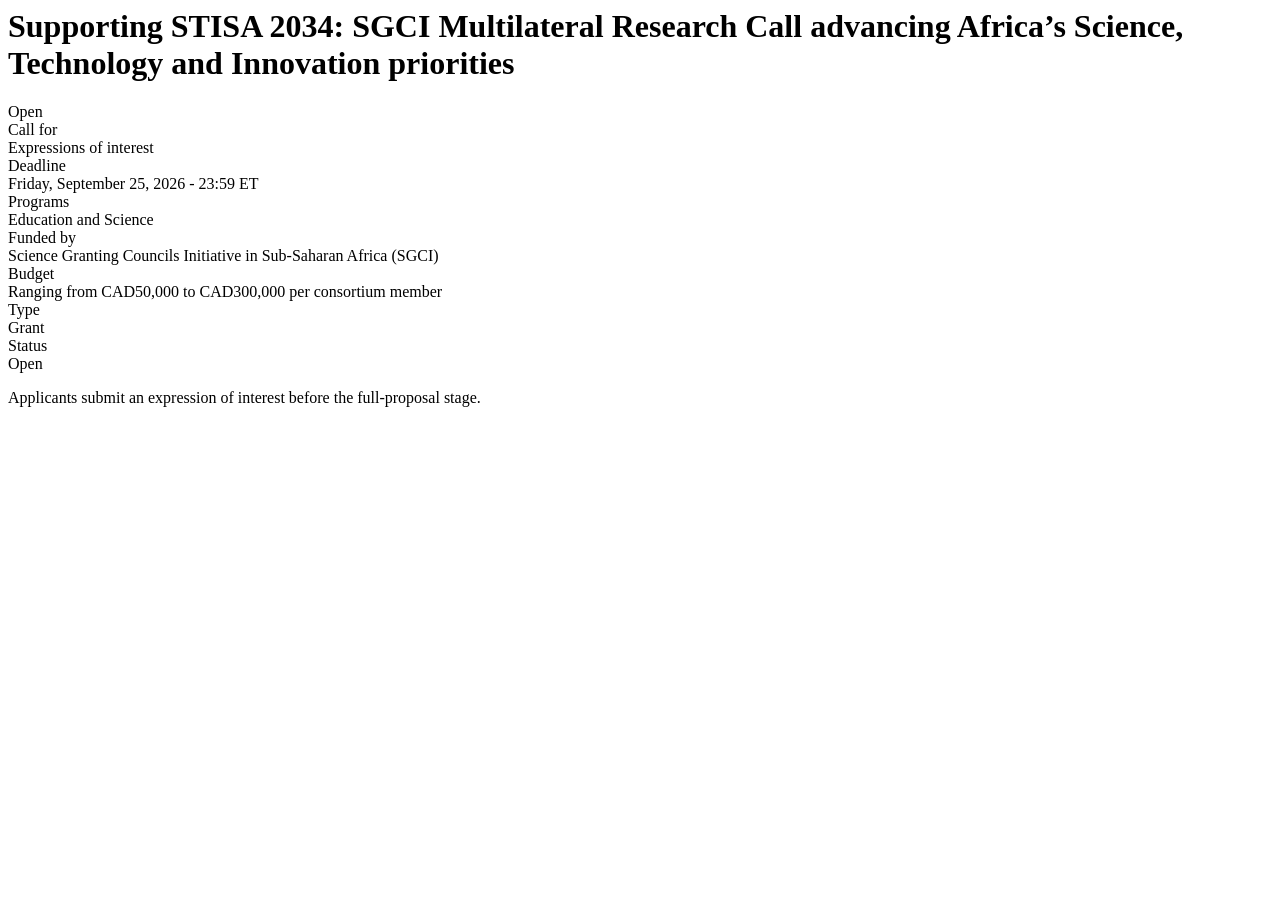
<file: tests/fixtures/funding/idrc_stisa_2034.html>
<html><body>
<h1>Supporting STISA 2034: SGCI Multilateral Research Call advancing Africa’s Science, Technology and Innovation priorities</h1>
<div>Open</div>
<div>Call for</div><div>Expressions of interest</div>
<div>Deadline</div><div>Friday, September 25, 2026 - 23:59 ET</div>
<div>Programs</div><div>Education and Science</div>
<div>Funded by</div><div>Science Granting Councils Initiative in Sub-Saharan Africa (SGCI)</div>
<div>Budget</div><div>Ranging from CAD50,000 to CAD300,000 per consortium member</div>
<div>Type</div><div>Grant</div>
<div>Status</div><div>Open</div>
<p>Applicants submit an expression of interest before the full-proposal stage.</p>
</body></html>
</file>
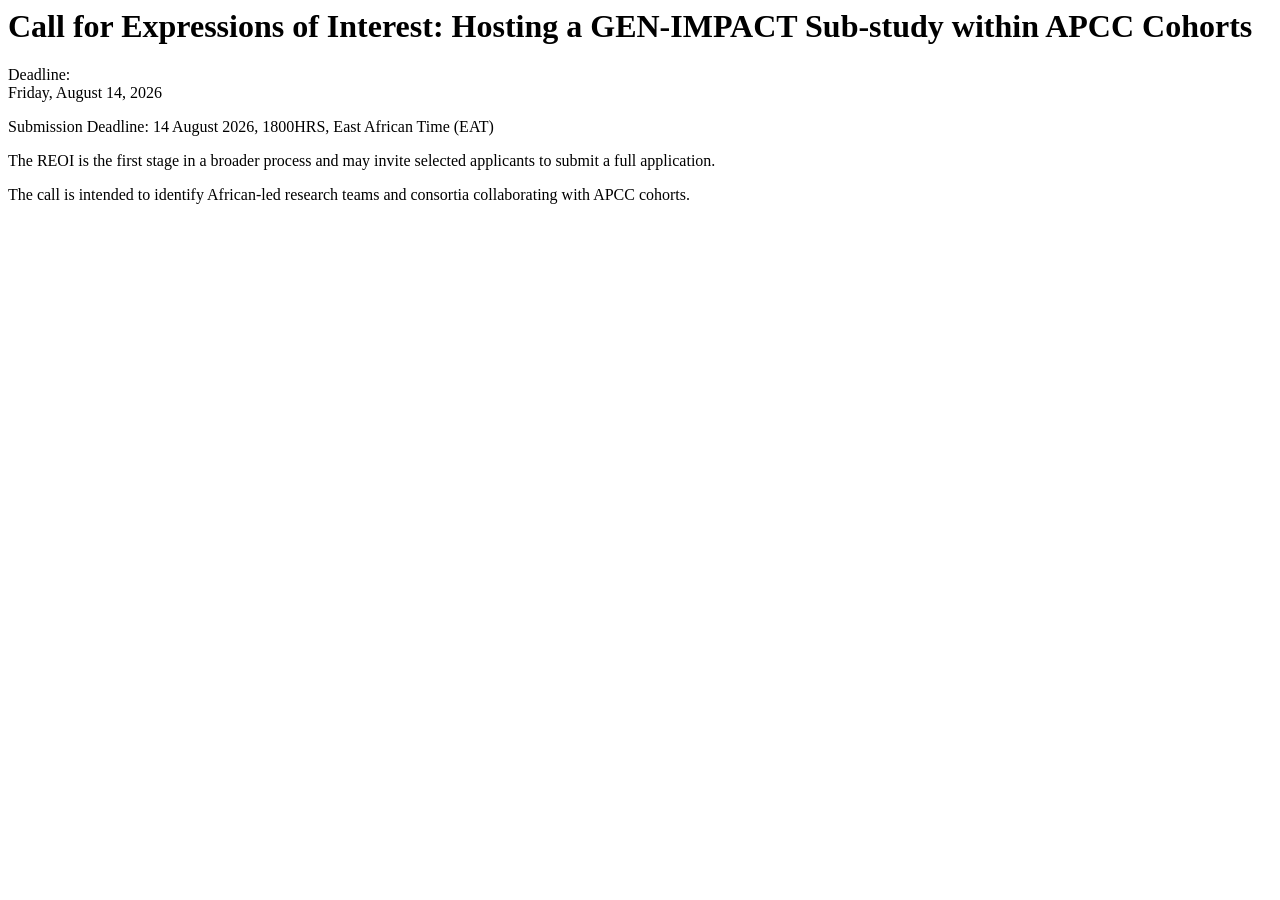
<file: tests/fixtures/funding/sfa_gen_impact_eoi.html>
<html><body>
<h1>Call for Expressions of Interest: Hosting a GEN-IMPACT Sub-study within APCC Cohorts</h1>
<div>Deadline:</div><div>Friday, August 14, 2026</div>
<p>Submission Deadline: 14 August 2026, 1800HRS, East African Time (EAT)</p>
<p>The REOI is the first stage in a broader process and may invite selected applicants to submit a full application.</p>
<p>The call is intended to identify African-led research teams and consortia collaborating with APCC cohorts.</p>
</body></html>
</file>
<file: mission-control/styles.css>
:root{color-scheme:dark;--bg:#02070c;--panel:rgba(8,18,27,.70);--line:rgba(103,220,255,.16);--cyan:#65ddff;--green:#5dffb0;--amber:#ffc65c;--red:#ff6262;--text:#e9f7ff;--muted:#7f9eae;--shadow:0 20px 70px rgba(0,0,0,.45)}
*{box-sizing:border-box}html,body{margin:0;min-height:100%;background:radial-gradient(circle at 50% 20%,#082235 0,#02070c 45%,#010306 100%);color:var(--text);font-family:Inter,ui-sans-serif,system-ui,-apple-system,BlinkMacSystemFont,"Segoe UI",sans-serif;overflow-x:hidden}body{min-height:100vh}button,input{font:inherit}button{color:inherit}
#space{position:fixed;inset:0;width:100%;height:100%;z-index:0}.scanlines{position:fixed;inset:0;pointer-events:none;z-index:1;background:repeating-linear-gradient(0deg,rgba(255,255,255,.012),rgba(255,255,255,.012) 1px,transparent 1px,transparent 4px);mix-blend-mode:screen}.shell{position:relative;z-index:2;width:min(1800px,96vw);margin:2vh auto;display:grid;gap:12px}.glass{background:linear-gradient(180deg,rgba(9,24,35,.78),rgba(3,11,17,.70));border:1px solid var(--line);box-shadow:var(--shadow),inset 0 1px 0 rgba(255,255,255,.03);backdrop-filter:blur(18px);border-radius:16px}.topbar{height:72px;display:grid;grid-template-columns:260px 1fr 250px;gap:20px;align-items:center;padding:0 18px}.brand{display:flex;gap:11px;align-items:center;letter-spacing:.13em}.brand-mark{width:28px;height:28px;border:1px solid var(--cyan);border-radius:50%;box-shadow:0 0 22px rgba(101,221,255,.55);position:relative}.brand-mark:after{content:"";position:absolute;inset:6px;border:1px solid var(--cyan);transform:rotate(45deg)}.brand strong{font-size:13px}.brand span{display:block;font-size:9px;color:var(--muted);margin-top:3px}.command{height:42px;border:1px solid rgba(101,221,255,.22);background:rgba(0,7,11,.55);border-radius:24px;display:flex;align-items:center;padding:0 8px 0 16px;box-shadow:inset 0 0 24px rgba(101,221,255,.03)}.command input{flex:1;background:transparent;border:0;outline:0;color:var(--text);padding:0 10px}.command input::placeholder{color:#547080}.prompt{color:var(--cyan);font-size:20px}.icon-btn{width:30px;height:30px;border:1px solid var(--line);border-radius:50%;background:transparent;cursor:pointer}.icon-btn.listening{box-shadow:0 0 18px var(--red);color:var(--red)}.statusline{display:flex;justify-content:flex-end;align-items:center;gap:8px;color:var(--muted);font-size:11px;letter-spacing:.12em}.live-dot{width:7px;height:7px;background:var(--green);border-radius:50%;box-shadow:0 0 12px var(--green);animation:pulse 1.8s infinite}@keyframes pulse{50%{opacity:.45;transform:scale(.75)}}
.overview-grid{display:grid;grid-template-columns:230px minmax(500px,1fr) 330px;gap:12px;min-height:60vh}.rail,.intel{padding:17px;overflow:hidden}.kicker,.section-head{color:#88a7b8;font-size:10px;letter-spacing:.16em;text-transform:uppercase}.health-orb{width:145px;height:145px;margin:30px auto 24px;border-radius:50%;display:grid;place-items:center;align-content:center;background:radial-gradient(circle,rgba(93,255,176,.12),rgba(101,221,255,.04) 50%,transparent 68%);border:1px solid rgba(93,255,176,.34);box-shadow:0 0 45px rgba(93,255,176,.12),inset 0 0 30px rgba(101,221,255,.1)}.health-orb div{font-size:34px;font-weight:250}.health-orb span{font-size:8px;letter-spacing:.2em;color:var(--muted)}.metric-grid{display:grid;grid-template-columns:1fr 1fr;gap:8px}.metric{padding:10px;border:1px solid rgba(101,221,255,.10);border-radius:10px;background:rgba(0,0,0,.15)}.metric b{display:block;font-size:20px;font-weight:350}.metric span{font-size:8px;color:var(--muted);letter-spacing:.1em}.legend{display:grid;gap:8px;margin-top:20px;font-size:9px;color:var(--muted)}.sig{display:inline-block;width:6px;height:6px;border-radius:50%;margin-right:7px}.green{background:var(--green)}.amber{background:var(--amber)}.red{background:var(--red)}.cyan{background:var(--cyan)}
.viewport{position:relative;overflow:hidden;min-height:60vh}.hud-title{position:absolute;z-index:5;top:14px;left:16px;right:16px;display:flex;justify-content:space-between;color:#93b3c4;font-size:10px;letter-spacing:.12em}.hud-title small{font-size:9px;color:#526e7c;letter-spacing:.04em}.scene{position:absolute;inset:38px 0 42px;perspective:1000px;transform-style:preserve-3d;cursor:grab;overflow:hidden;outline:0}.scene:active{cursor:grabbing}.scene:before{content:"";position:absolute;width:55%;aspect-ratio:1;left:22.5%;top:8%;border-radius:50%;background:radial-gradient(circle,rgba(67,205,255,.07),rgba(67,205,255,.015) 55%,transparent 68%);border:1px solid rgba(101,221,255,.07);transform:rotateX(70deg)}.scene-core{position:absolute;left:50%;top:50%;width:110px;height:110px;margin:-55px;border-radius:50%;background:radial-gradient(circle,#83e9ff 0,#0d6380 14%,rgba(5,35,49,.95) 34%,rgba(0,0,0,.15) 72%);box-shadow:0 0 30px rgba(101,221,255,.75),0 0 100px rgba(101,221,255,.22);display:grid;place-items:center;transform-style:preserve-3d}.core-label{font-size:10px;letter-spacing:.22em;text-shadow:0 0 12px #fff}.orbit-layer{position:absolute;inset:0;transform-style:preserve-3d;transition:transform .25s ease}.node{position:absolute;width:82px;height:82px;margin:-41px;border-radius:50%;display:grid;place-items:center;text-align:center;padding:10px;border:1px solid var(--node-color);background:radial-gradient(circle,rgba(255,255,255,.045),rgba(2,10,15,.91) 65%);box-shadow:0 0 18px color-mix(in srgb,var(--node-color) 45%,transparent);cursor:pointer;transition:opacity .2s,filter .2s,transform .2s,border-width .2s;transform-style:preserve-3d}.node:hover,.node.active{border-width:2px;filter:brightness(1.25);z-index:10}.node .n-title{font-size:9px;font-weight:600;line-height:1.15}.node .n-sub{display:block;font-size:7px;color:var(--muted);margin-top:4px}.node[data-state="green"]{--node-color:var(--green)}.node[data-state="amber"]{--node-color:var(--amber)}.node[data-state="red"]{--node-color:var(--red)}.node[data-state="cyan"]{--node-color:var(--cyan)}.node.dim{opacity:.08;pointer-events:none}.node:after{content:"";position:absolute;width:150%;height:1px;background:linear-gradient(90deg,var(--node-color),transparent);left:50%;top:50%;transform-origin:left center;opacity:.22;z-index:-1}.scene-controls{position:absolute;bottom:9px;left:12px;right:12px;display:flex;gap:6px;justify-content:center}.scene-controls button,.section-head button{background:rgba(2,10,15,.7);border:1px solid var(--line);border-radius:12px;padding:6px 10px;font-size:8px;letter-spacing:.12em;cursor:pointer}.scene-controls button:hover{border-color:var(--cyan)}
.intel-panel h2{font-weight:350;font-size:22px;margin:22px 0 8px}.intel-panel p{color:#9bb4c1;font-size:12px;line-height:1.6}.intel-meta{display:grid;grid-template-columns:1fr 1fr;gap:8px;margin:18px 0}.intel-meta div{border:1px solid rgba(101,221,255,.10);border-radius:10px;padding:10px}.intel-meta label{display:block;font-size:8px;color:var(--muted);letter-spacing:.1em;margin-bottom:4px}.intel-meta strong{font-size:11px;font-weight:500}.evidence{font-size:9px;border-radius:9px;padding:8px;border:1px solid var(--line);margin-top:8px}.evidence.verified{border-color:rgba(101,221,255,.3)}.evidence.inferred{border-color:rgba(255,198,92,.3)}.evidence.unknown{border-color:rgba(255,98,98,.3)}.progress{height:4px;border-radius:3px;background:#0b1c26;overflow:hidden;margin:7px 0 14px}.progress i{display:block;height:100%;background:linear-gradient(90deg,var(--cyan),var(--green));box-shadow:0 0 12px var(--cyan)}
.lower-grid{display:grid;grid-template-columns:1.05fr .95fr 1fr;gap:12px;min-height:220px}.lower-grid>section{padding:14px}.section-head{display:flex;justify-content:space-between;align-items:center}.event-stream{display:grid;gap:8px;margin-top:13px;max-height:170px;overflow:auto}.event{display:grid;grid-template-columns:63px 8px 1fr;gap:8px;align-items:start;font-size:10px}.event time{color:#577586}.event i{width:5px;height:5px;border-radius:50%;margin-top:4px;background:var(--cyan);box-shadow:0 0 9px var(--cyan)}.event span{color:#9fb9c7;line-height:1.35}.telemetry-bars{display:grid;gap:11px;margin-top:15px}.t-row{display:grid;grid-template-columns:118px 1fr 40px;gap:8px;align-items:center;font-size:9px}.t-track{height:5px;background:#0b1a22;border-radius:5px;overflow:hidden}.t-track i{display:block;height:100%;background:linear-gradient(90deg,var(--cyan),var(--green))}.t-row.stale .t-track i{background:linear-gradient(90deg,var(--amber),var(--red))}.t-row b{font-weight:450;text-align:right}.age{color:var(--amber)}.action-queue{display:grid;gap:8px;margin-top:13px}.action{display:grid;grid-template-columns:32px 1fr auto;gap:9px;align-items:center;border:1px solid rgba(101,221,255,.09);border-radius:10px;padding:8px}.action .prio{font-size:8px;color:var(--amber)}.action b{display:block;font-size:10px;font-weight:500}.action span{font-size:8px;color:var(--muted)}.action em{font-style:normal;font-size:8px;color:#87a3b1}.badge{border:1px solid rgba(255,198,92,.25);color:var(--amber);padding:4px 7px;border-radius:9px}footer{height:30px;display:flex;justify-content:space-between;align-items:center;padding:0 10px;color:#44616f;font-size:8px;letter-spacing:.06em}
@media(max-width:1100px){.topbar{grid-template-columns:210px 1fr}.statusline{display:none}.overview-grid{grid-template-columns:190px 1fr}.intel{grid-column:1/-1}.lower-grid{grid-template-columns:1fr}.viewport{min-height:560px}.intel-panel{min-height:180px}}@media(max-width:720px){.shell{width:98vw;margin:1vw}.topbar{height:auto;min-height:86px;grid-template-columns:1fr;padding:10px}.command{grid-row:2}.overview-grid{grid-template-columns:1fr}.rail{display:none}.viewport{min-height:540px}.hud-title small{display:none}.lower-grid{grid-template-columns:1fr}.node{width:72px;height:72px;margin:-36px}.scene-controls button{padding:6px}.brand{justify-content:center}}
</file>
<file: web/styles.css>
*{box-sizing:border-box}html{scroll-behavior:smooth}html[data-theme="dark"]{color-scheme:dark}body{margin:0;font-family:Inter,system-ui,-apple-system,BlinkMacSystemFont,"Segoe UI",sans-serif;color:var(--text);background:var(--bg);line-height:1.55;transition:background .2s ease,color .2s ease}:root{--bg:#f6f8f6;--surface:#fff;--surface-2:#eef3ef;--text:#10231b;--muted:#5f746a;--line:#dce6df;--accent:#123c2a;--accent-2:#22523a;--hero:#eff6f1;--hero2:#f7faf8;--shadow:rgba(29,64,48,.09)}html[data-theme="dark"]{--bg:#0c1511;--surface:#122019;--surface-2:#101b16;--text:#eef7f1;--muted:#a8b9b0;--line:#263a31;--accent:#7dc69a;--accent-2:#9fdbb6;--hero:#101d17;--hero2:#0d1712;--shadow:rgba(0,0,0,.28)}a{color:inherit;text-decoration:none}button,input,select{font:inherit}.topbar{position:sticky;top:0;z-index:20;display:flex;align-items:center;gap:28px;padding:14px clamp(20px,5vw,72px);background:color-mix(in srgb,var(--bg) 92%,transparent);backdrop-filter:blur(14px);border-bottom:1px solid var(--line)}.brand{display:flex;align-items:center;gap:12px;margin-right:auto}.brand-mark{display:grid;place-items:center;width:42px;height:42px;border-radius:12px;background:var(--accent);color:var(--surface);font-weight:800;font-size:.85rem;letter-spacing:.06em}.brand span:last-child{display:flex;flex-direction:column;line-height:1.15}.brand small{color:var(--muted);font-size:.72rem;margin-top:4px}.topbar nav{display:flex;gap:20px;font-size:.9rem;color:var(--muted)}.topbar nav a:hover,.topbar nav a:focus-visible{color:var(--accent-2)}.top-actions{display:flex;gap:10px;align-items:center}.button,.icon-button{display:inline-flex;align-items:center;justify-content:center;min-height:44px;padding:0 18px;border-radius:12px;border:1px solid var(--line);background:var(--surface);color:var(--text);font-weight:700;transition:.18s ease;cursor:pointer}.icon-button{gap:8px;padding:0 13px}.button:hover,.button:focus-visible,.icon-button:hover,.icon-button:focus-visible{transform:translateY(-1px);box-shadow:0 8px 24px var(--shadow)}.button.primary{background:var(--accent);color:var(--surface);border-color:var(--accent)}.button.ghost{background:transparent}.hero{display:grid;grid-template-columns:minmax(0,1.45fr) minmax(280px,.55fr);gap:48px;padding:clamp(64px,9vw,124px) clamp(20px,7vw,110px) 72px;background:linear-gradient(145deg,var(--hero) 0%,var(--hero2) 48%,var(--surface-2) 100%)}.hero-copy{max-width:900px}.eyebrow{margin:0 0 14px;color:var(--accent-2);font-size:.76rem;font-weight:800;letter-spacing:.13em}.hero h1{font-size:clamp(2.7rem,6vw,5.7rem);line-height:.98;letter-spacing:-.055em;margin:0;max-width:1000px}.lead{font-size:clamp(1.05rem,1.7vw,1.32rem);color:var(--muted);max-width:780px;margin:26px 0}.hero-actions{display:flex;flex-wrap:wrap;gap:12px;margin:28px 0}.trust-strip{display:flex;flex-wrap:wrap;gap:10px;margin-top:30px}.trust-strip span{padding:8px 11px;border-radius:999px;background:var(--surface);border:1px solid var(--line);font-size:.84rem;color:var(--muted)}.hero-panel{align-self:end;background:#143e2c;color:#fff;padding:30px;border-radius:24px;box-shadow:0 30px 70px rgba(22,57,43,.16)}html[data-theme="dark"] .hero-panel{background:#173c2d}.metric{display:flex;align-items:baseline;justify-content:space-between;gap:20px;padding:18px 0;border-bottom:1px solid rgba(255,255,255,.14)}.metric strong{font-size:2rem}.metric span{color:#d7e7dd;font-size:.9rem;text-align:right}.panel-note{font-size:.87rem;color:#d7e7dd;margin:22px 0 0}.section{padding:86px clamp(20px,7vw,110px)}.section.muted{background:var(--surface-2)}.section-head{display:flex;align-items:end;justify-content:space-between;gap:40px;margin-bottom:34px}.section-head h2,.cta h2,.about-section h2{font-size:clamp(2rem,4vw,3.4rem);letter-spacing:-.04em;line-height:1.05;margin:0}.section-head>p{max-width:560px;color:var(--muted);margin:0}.filter-grid{display:grid;grid-template-columns:repeat(4,minmax(0,1fr));gap:14px;background:var(--surface);padding:18px;border-radius:18px;border:1px solid var(--line)}.filter-grid label{font-size:.78rem;font-weight:700;color:var(--muted)}.filter-grid select,.filter-grid input{width:100%;margin-top:8px;border:1px solid var(--line);border-radius:10px;padding:12px;background:var(--bg);color:var(--text);outline:none}.filter-grid select:focus,.filter-grid input:focus{border-color:var(--accent-2);box-shadow:0 0 0 3px color-mix(in srgb,var(--accent) 18%,transparent)}.results-toolbar{display:flex;justify-content:space-between;align-items:center;margin:22px 0 14px;color:var(--muted)}.text-button,.inline-action{border:0;background:none;color:var(--accent-2);font-weight:800;cursor:pointer;padding:0}.card-grid{display:grid;grid-template-columns:repeat(3,minmax(0,1fr));gap:16px}.funding-card{background:var(--surface);border:1px solid var(--line);border-radius:18px;padding:20px;display:flex;flex-direction:column;min-height:320px;transition:.18s ease}.funding-card:hover{transform:translateY(-2px);box-shadow:0 14px 34px var(--shadow)}.card-top{display:flex;justify-content:space-between;gap:12px;align-items:flex-start}.funding-card h3{margin:12px 0 8px;font-size:1.22rem;line-height:1.2}.meta{font-size:.82rem;color:var(--muted)}.funding-card p{color:var(--muted);font-size:.91rem}.card-bottom{margin-top:auto;padding-top:20px;display:flex;align-items:end;justify-content:space-between;gap:12px}.card-actions{display:flex;flex-wrap:wrap;gap:10px;justify-content:flex-end}.source-link,.details-button{font-weight:800;color:var(--accent-2);font-size:.88rem}.details-button{border:0;background:none;cursor:pointer;padding:0}.priority{font-size:.73rem;padding:5px 8px;border-radius:999px;background:var(--surface-2);color:var(--muted)}.badge{display:inline-flex;align-items:center;width:max-content;padding:5px 9px;border-radius:999px;font-weight:800;font-size:.69rem;letter-spacing:.01em}.badge.structured_beta{background:#dff4e6;color:#175b32}.badge.structured_beta_detail{background:#e2efe5;color:#2b6841}.badge.partial{background:#fff1c9;color:#77520a}.badge.index_only{background:#edf0f4;color:#445160}.badge.manual_verify{background:#f6e3e3;color:#7b3030}.state-grid{display:grid;grid-template-columns:repeat(5,minmax(0,1fr));gap:14px}.state-grid article,.steps article,.resource-grid article{background:var(--surface);border:1px solid var(--line);border-radius:16px;padding:20px}.state-grid h3,.steps h3,.resource-grid h3{margin:14px 0 7px}.state-grid p,.steps p,.resource-grid p{font-size:.9rem;color:var(--muted);margin-bottom:0}.steps{display:grid;grid-template-columns:repeat(4,minmax(0,1fr));gap:14px}.steps span{display:grid;place-items:center;width:34px;height:34px;background:var(--accent);color:var(--surface);border-radius:10px;font-weight:800}.resource-guide{background:var(--bg)}.resource-grid{display:grid;grid-template-columns:repeat(3,minmax(0,1fr));gap:14px}.resource-grid article{display:flex;flex-direction:column}.resource-grid a,.resource-grid button{margin-top:auto;padding-top:16px}.notice{margin-top:18px;padding:16px 18px;border:1px solid var(--line);border-radius:14px;background:var(--surface-2);color:var(--muted)}.about-section{background:var(--surface)}.about-layout{display:grid;grid-template-columns:minmax(0,1.3fr) minmax(300px,.7fr);gap:48px;align-items:start}.about-lead{font-size:1.2rem;color:var(--muted)}.about-layout p{max-width:780px;color:var(--muted)}.about-card{background:var(--surface-2);border:1px solid var(--line);border-radius:22px;padding:28px}.about-card h3{margin-top:0}.about-card ul{padding-left:20px;color:var(--muted)}.about-card li+li{margin-top:10px}.ecosystem{background:#173b2b;color:#fff}.ecosystem .section-head>p{color:#c5d8cd}.ecosystem .eyebrow{color:#a4c3b1}.ecosystem-grid{display:grid;grid-template-columns:repeat(4,minmax(0,1fr));gap:14px}.ecosystem-grid a{border:1px solid rgba(255,255,255,.14);background:rgba(255,255,255,.06);border-radius:16px;padding:21px;transition:.18s ease}.ecosystem-grid a:hover{background:rgba(255,255,255,.1);transform:translateY(-2px)}.ecosystem-grid h3{margin:0 0 9px}.ecosystem-grid p{color:#c8d9cf;font-size:.88rem;margin:0}.cta{margin:30px clamp(20px,7vw,110px) 80px;background:color-mix(in srgb,var(--accent) 14%,var(--surface));border-radius:26px;padding:42px;display:flex;align-items:center;justify-content:space-between;gap:40px}.cta p{max-width:680px;color:var(--muted)}.cta .hero-actions{margin:0;flex-shrink:0}.resource-dialog{width:min(680px,calc(100% - 32px));border:1px solid var(--line);border-radius:22px;background:var(--surface);color:var(--text);padding:28px;box-shadow:0 28px 80px rgba(0,0,0,.26)}.resource-dialog::backdrop{background:rgba(3,12,8,.56);backdrop-filter:blur(4px)}.dialog-close{float:right;border:0;background:var(--surface-2);color:var(--text);width:36px;height:36px;border-radius:50%;font-size:1.4rem;cursor:pointer}.dialog-meta{display:flex;flex-wrap:wrap;gap:8px;margin:14px 0}.dialog-actions{display:flex;gap:10px;flex-wrap:wrap;margin-top:22px}.resource-dialog h2{margin:8px 48px 0 0}.resource-dialog p{color:var(--muted)}footer{display:flex;justify-content:space-between;gap:20px;padding:28px clamp(20px,7vw,110px);border-top:1px solid var(--line);color:var(--muted);font-size:.82rem;background:var(--surface)}:focus-visible{outline:3px solid color-mix(in srgb,var(--accent) 40%,transparent);outline-offset:3px}@media(max-width:1080px){.topbar nav{display:none}.hero{grid-template-columns:1fr}.hero-panel{max-width:520px}.filter-grid{grid-template-columns:repeat(2,1fr)}.card-grid{grid-template-columns:repeat(2,1fr)}.state-grid{grid-template-columns:repeat(2,1fr)}.steps{grid-template-columns:repeat(2,1fr)}.resource-grid{grid-template-columns:repeat(2,1fr)}.ecosystem-grid{grid-template-columns:repeat(2,1fr)}.about-layout{grid-template-columns:1fr}}@media(max-width:680px){.topbar{padding:12px 16px}.top-actions .button{display:none}.theme-label{display:none}.hero,.section{padding-left:16px;padding-right:16px}.hero{padding-top:56px}.hero h1{font-size:2.65rem}.section-head{display:block}.section-head>p{margin-top:14px}.filter-grid,.card-grid,.state-grid,.steps,.resource-grid,.ecosystem-grid{grid-template-columns:1fr}.cta{margin:20px 16px 56px;padding:28px;display:block}.cta .hero-actions{margin-top:24px}.card-bottom{align-items:flex-start;flex-direction:column}.card-actions{justify-content:flex-start}footer{padding:24px 16px;display:block}footer span{display:block;margin-bottom:8px}}.lang-switch{display:inline-flex;border:1px solid var(--line);border-radius:10px;overflow:hidden;background:var(--surface)}
.lang-switch button{border:0;background:transparent;color:var(--muted);font-weight:800;font-size:.8rem;padding:0 10px;min-height:44px;cursor:pointer}
.lang-switch button.active{background:var(--accent);color:var(--surface)}
.lang-switch button+button{border-left:1px solid var(--line)}
@media(max-width:680px){.lang-switch{min-height:40px}.lang-switch button{min-height:40px}}
</file>
